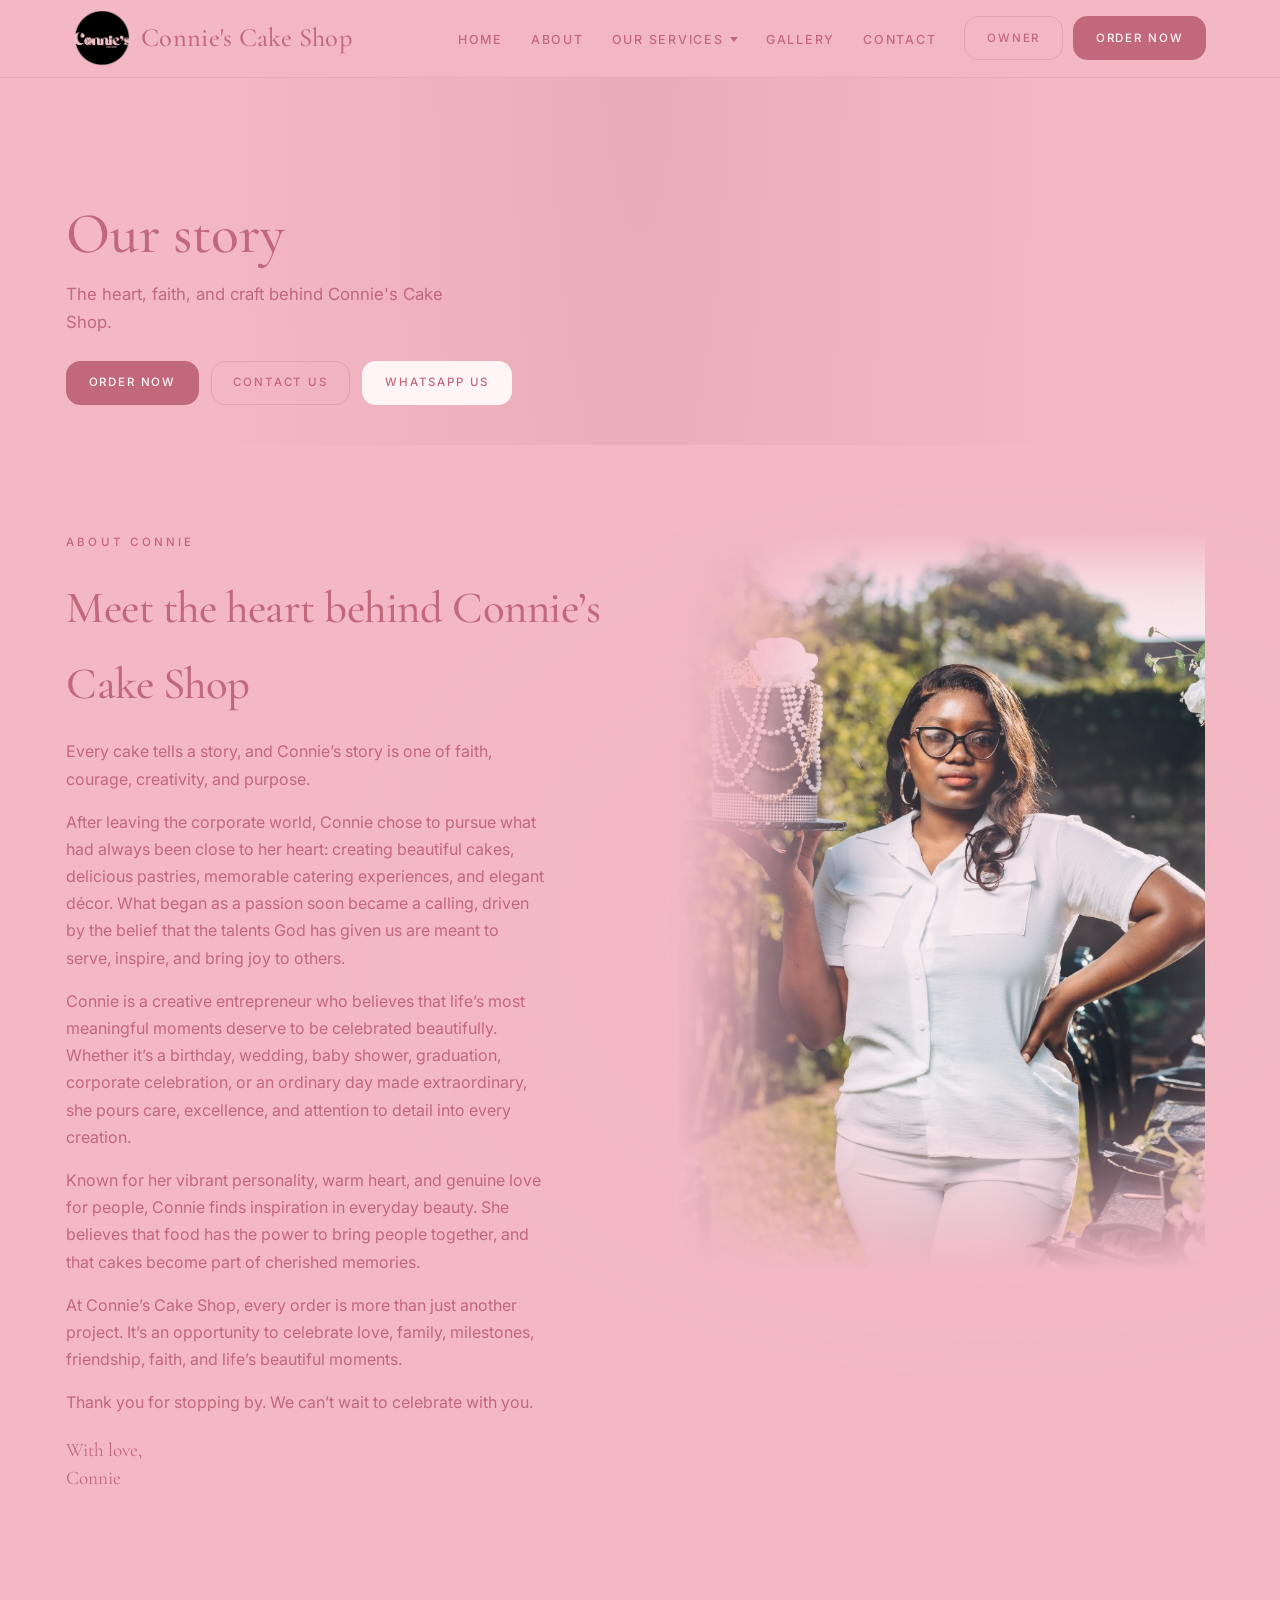
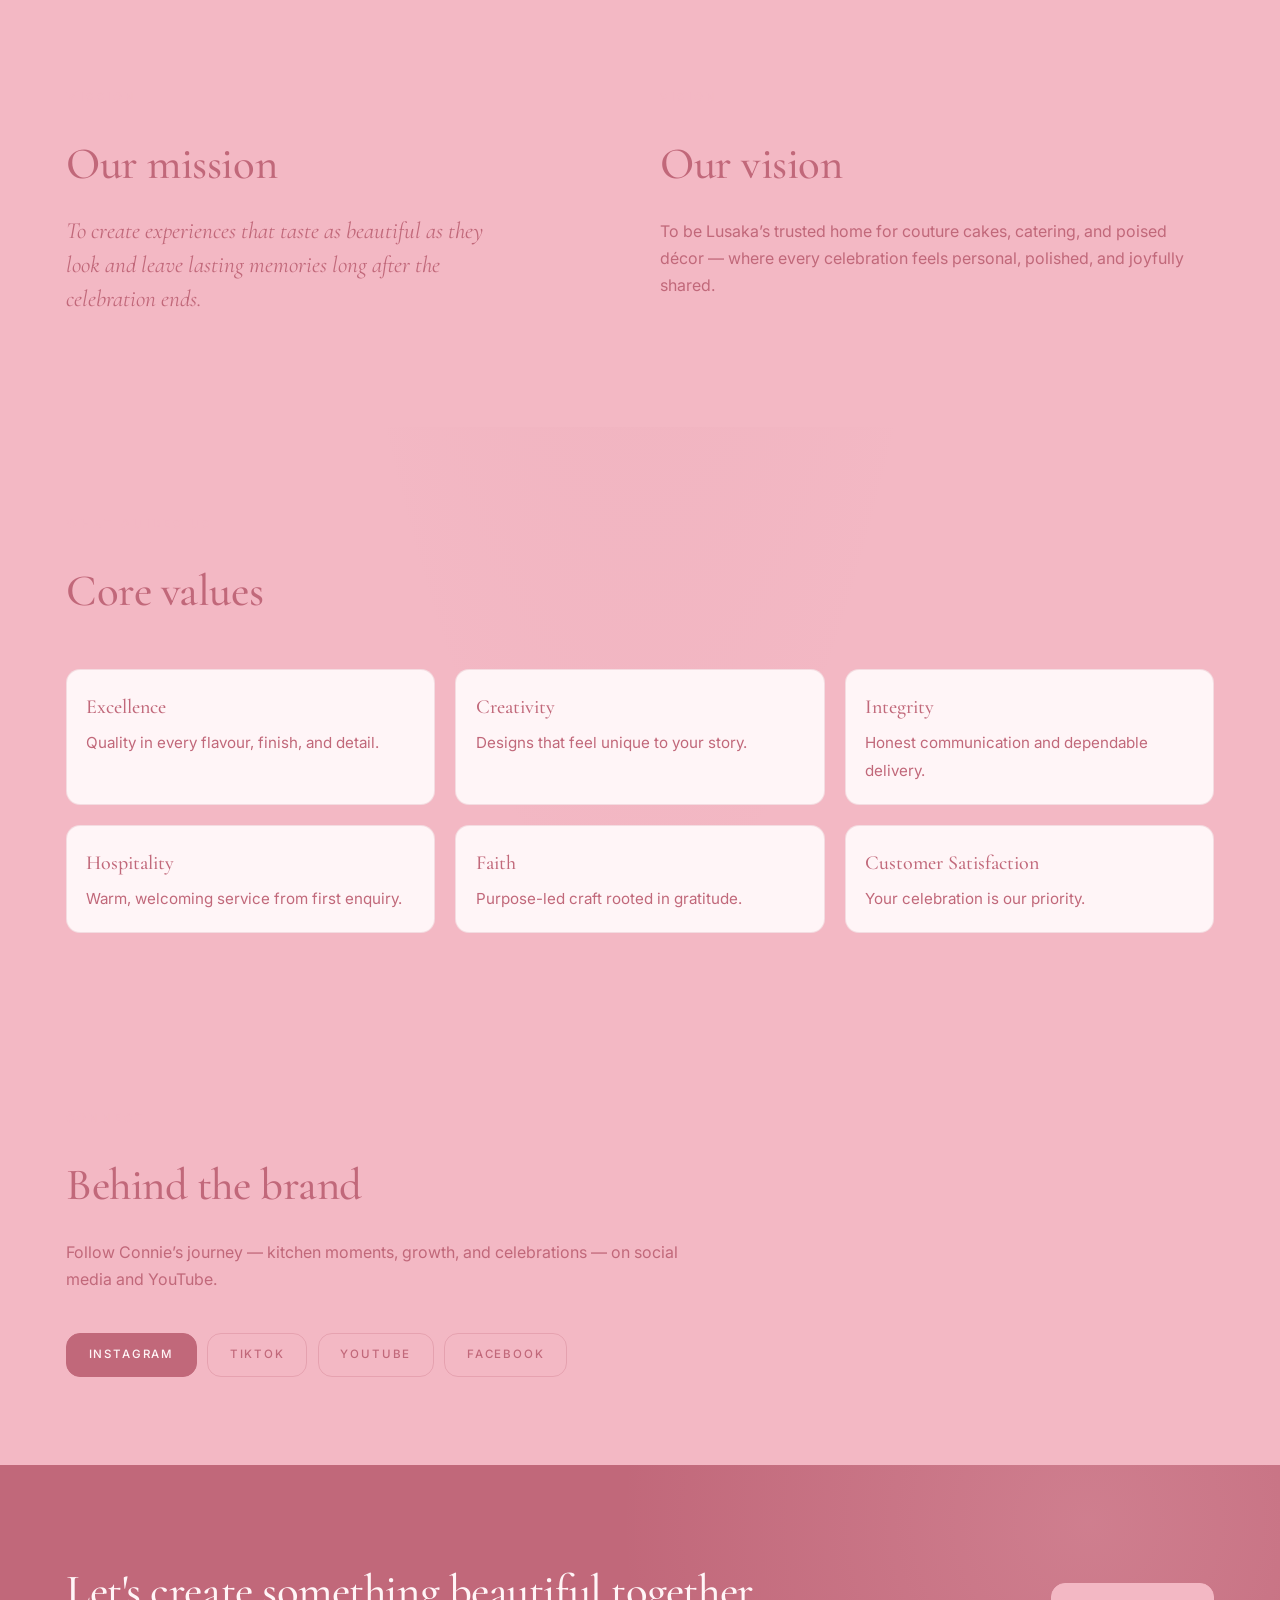
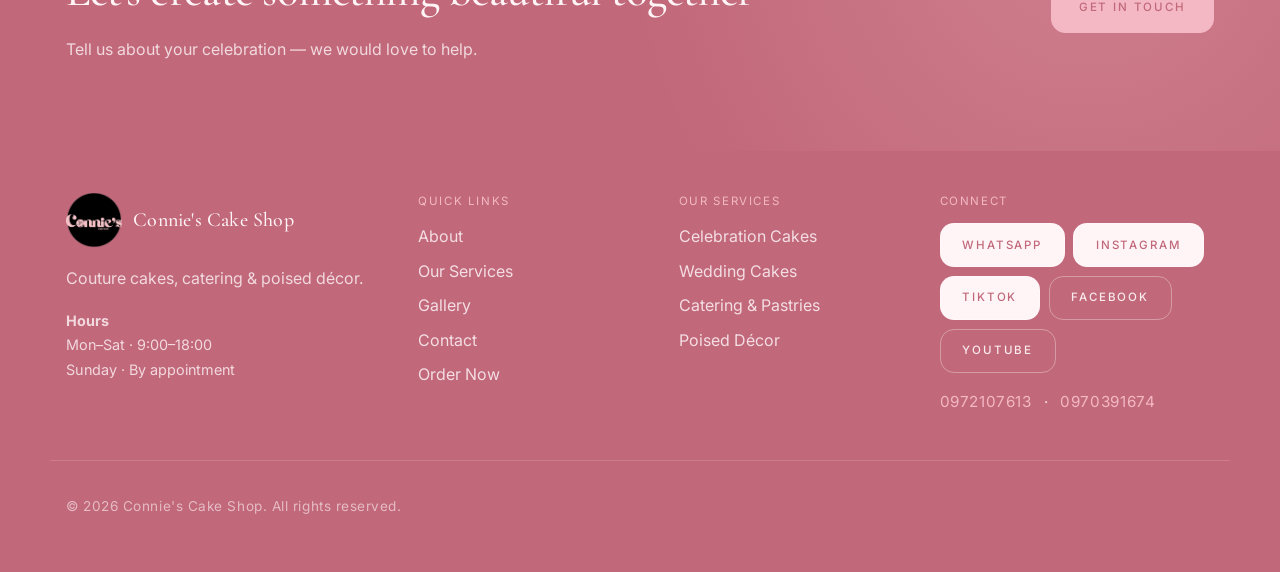
<file: about.html>
<!DOCTYPE html>
<html lang="en">
  <head>
    <meta charset="UTF-8" />
    <meta name="viewport" content="width=device-width, initial-scale=1.0" />
    <title>About — Connie's Cake Shop</title>
    <link rel="preconnect" href="https://fonts.googleapis.com" />
    <link rel="preconnect" href="https://fonts.gstatic.com" crossorigin />
    <link
      href="https://fonts.googleapis.com/css2?family=Cormorant+Garamond:wght@400;500;600;700&family=Inter:wght@400;500;600;700&display=swap"
      rel="stylesheet"
    />
    <link rel="icon" href="favicon.png" type="image/png" sizes="any" />
    <link rel="icon" href="images/logo.png" type="image/png" />
    <link rel="apple-touch-icon" href="images/logo.png" />
    <link rel="stylesheet" href="styles.css" />
  </head>
  <body>
    <header class="site-header">
      <nav class="nav" aria-label="Main">
        <a class="logo" href="index.html"><img src="images/logo.png" alt="" width="112" height="112" /><span class="logo-text">Connie's Cake Shop</span></a>
        <ul class="nav-links">
          <li><a href="index.html">Home</a></li>
          <li><a href="about.html" aria-current="page">About</a></li>
          <li class="nav-dropdown">
            <button type="button" class="nav-dropdown-toggle" aria-expanded="false" aria-haspopup="true">
              Our Services
              <span class="nav-dropdown-caret" aria-hidden="true"></span>
            </button>
            <ul class="nav-dropdown-menu" hidden>
              <li><a href="services.html">All Services</a></li>
              <li><a href="celebration-cakes.html">Celebration Cakes</a></li>
              <li><a href="wedding-cakes.html">Wedding Cakes</a></li>
              <li><a href="catering.html">Catering &amp; Pastries</a></li>
              <li><a href="poised-decor.html">Poised Décor</a></li>
            </ul>
          </li>
          <li><a href="gallery.html">Gallery</a></li>
          <li><a href="contact.html">Contact</a></li>
        </ul>
        <div class="nav-actions">
          <a class="btn btn-ghost" href="owner.html">Owner</a>
          <a class="btn btn-primary" href="order.html">Order Now</a>
        </div>
        <button class="nav-toggle" type="button" aria-expanded="false" aria-label="Open menu">
          <span></span><span></span><span></span>
        </button>
      </nav>
    </header>

    <main>

      <section class="page-hero">
        <div class="container">
          <p class="eyebrow">About</p>
          <h1>Our story</h1>
          <p class="page-lede">The heart, faith, and craft behind Connie's Cake Shop.</p>
          <div class="page-hero-actions">
            <a class="btn btn-primary" href="order.html">Order Now</a>
            <a class="btn btn-ghost" href="contact.html">Contact Us</a>
            <a class="btn btn-whatsapp" href="https://wa.me/260970391674" target="_blank" rel="noopener noreferrer">WhatsApp Us</a>
          </div>
        </div>
      </section>

      <section class="section about-who">
        <div class="container about-who-grid">
          <div class="about-who-copy">
            <p class="eyebrow">About Connie</p>
            <h2>Meet the heart behind Connie’s Cake Shop</h2>
            <p>Every cake tells a story, and Connie’s story is one of faith, courage, creativity, and purpose.</p>
            <p>After leaving the corporate world, Connie chose to pursue what had always been close to her heart: creating beautiful cakes, delicious pastries, memorable catering experiences, and elegant décor. What began as a passion soon became a calling, driven by the belief that the talents God has given us are meant to serve, inspire, and bring joy to others.</p>
            <p>Connie is a creative entrepreneur who believes that life’s most meaningful moments deserve to be celebrated beautifully. Whether it’s a birthday, wedding, baby shower, graduation, corporate celebration, or an ordinary day made extraordinary, she pours care, excellence, and attention to detail into every creation.</p>
            <p>Known for her vibrant personality, warm heart, and genuine love for people, Connie finds inspiration in everyday beauty. She believes that food has the power to bring people together, and that cakes become part of cherished memories.</p>
            <p>At Connie’s Cake Shop, every order is more than just another project. It’s an opportunity to celebrate love, family, milestones, friendship, faith, and life’s beautiful moments.</p>
            <p>Thank you for stopping by. We can’t wait to celebrate with you.</p>
            <p class="about-signoff">With love,<br />Connie</p>
          </div>
          <div class="about-who-photo" style="background-image:url('images/connie-about.png')" role="img" aria-label="Connie holding a celebration cake"></div>
        </div>
      </section>

      <section class="section section-alt">
        <div class="container values-grid">
          <div>
            <p class="eyebrow">Mission</p>
            <h2>Our mission</h2>
            <p class="about-mission">To create experiences that taste as beautiful as they look and leave lasting memories long after the celebration ends.</p>
          </div>
          <div>
            <p class="eyebrow">Vision</p>
            <h2>Our vision</h2>
            <p>To be Lusaka’s trusted home for couture cakes, catering, and poised décor — where every celebration feels personal, polished, and joyfully shared.</p>
          </div>
        </div>
      </section>

      <section class="section">
        <div class="container">
          <div class="section-header">
            <p class="eyebrow">What guides us</p>
            <h2>Core values</h2>
          </div>
          <ul class="why-grid values-list">
            <li><strong>Excellence</strong><span>Quality in every flavour, finish, and detail.</span></li>
            <li><strong>Creativity</strong><span>Designs that feel unique to your story.</span></li>
            <li><strong>Integrity</strong><span>Honest communication and dependable delivery.</span></li>
            <li><strong>Hospitality</strong><span>Warm, welcoming service from first enquiry.</span></li>
            <li><strong>Faith</strong><span>Purpose-led craft rooted in gratitude.</span></li>
            <li><strong>Customer Satisfaction</strong><span>Your celebration is our priority.</span></li>
          </ul>
        </div>
      </section>

      <section class="section section-alt">
        <div class="container">
          <div class="section-header">
            <p class="eyebrow">Connect</p>
            <h2>Behind the brand</h2>
            <p>Follow Connie’s journey — kitchen moments, growth, and celebrations — on social media and YouTube.</p>
          </div>
          <div class="social-row">
            <a class="btn btn-primary" href="https://www.instagram.com/connies_cakeshop?igsh=MXNkOHZtdmk0Ynd3bA==" target="_blank" rel="noopener noreferrer">Instagram</a>
            <a class="btn btn-ghost" href="https://www.tiktok.com/@connies_cakeshop?_r=1&_t=ZS-98Bi15iwoNg" target="_blank" rel="noopener noreferrer">TikTok</a>
            <a class="btn btn-ghost" href="https://www.youtube.com/" target="_blank" rel="noopener noreferrer">YouTube</a>
            <a class="btn btn-ghost" href="https://www.facebook.com/" target="_blank" rel="noopener noreferrer">Facebook</a>
          </div>
        </div>
      </section>

      <section class="section cta-band">
        <div class="container cta-inner">
          <div>
            <h2>Let's create something beautiful together</h2>
            <p>Tell us about your celebration — we would love to help.</p>
          </div>
          <a class="btn btn-primary btn-lg" href="contact.html">Get in touch</a>
        </div>
      </section>

    </main>

    <footer class="site-footer">
      <div class="container footer-grid">
        <div class="footer-brand">
          <a class="logo footer-logo" href="index.html"><img src="images/logo.png" alt="" width="80" height="80" /><span class="logo-text">Connie's Cake Shop</span></a>
          <p>Couture cakes, catering &amp; poised décor.</p>
          <p class="footer-hours"><strong>Hours</strong><br />Mon–Sat · 9:00–18:00<br />Sunday · By appointment</p>
        </div>
        <div>
          <p class="footer-heading">Quick links</p>
          <ul class="footer-links">
            <li><a href="about.html">About</a></li>
            <li><a href="services.html">Our Services</a></li>
            <li><a href="gallery.html">Gallery</a></li>
            <li><a href="contact.html">Contact</a></li>
            <li><a href="order.html">Order Now</a></li>
          </ul>
        </div>
        <div>
          <p class="footer-heading">Our Services</p>
          <ul class="footer-links">
            <li><a href="celebration-cakes.html">Celebration Cakes</a></li>
            <li><a href="wedding-cakes.html">Wedding Cakes</a></li>
            <li><a href="catering.html">Catering &amp; Pastries</a></li>
            <li><a href="poised-decor.html">Poised Décor</a></li>
          </ul>
        </div>
        <div>
          <p class="footer-heading">Connect</p>
          <div class="footer-socials">
            <a class="btn btn-whatsapp" href="https://wa.me/260970391674" target="_blank" rel="noopener noreferrer">WhatsApp</a>
            <a class="btn btn-instagram" href="https://www.instagram.com/connies_cakeshop?igsh=MXNkOHZtdmk0Ynd3bA==" target="_blank" rel="noopener noreferrer">Instagram</a>
            <a class="btn btn-tiktok" href="https://www.tiktok.com/@connies_cakeshop?_r=1&_t=ZS-98Bi15iwoNg" target="_blank" rel="noopener noreferrer">TikTok</a>
            <a class="btn btn-ghost btn-social-light" href="https://www.facebook.com/" target="_blank" rel="noopener noreferrer">Facebook</a>
            <a class="btn btn-ghost btn-social-light" href="https://www.youtube.com/" target="_blank" rel="noopener noreferrer">YouTube</a>
          </div>
          <p class="footer-phones">
            <a href="tel:0972107613">0972107613</a>
            <span aria-hidden="true">·</span>
            <a href="tel:0970391674">0970391674</a>
          </p>
        </div>
      </div>
      <div class="container footer-copy">
        <p class="muted">© <span data-year></span> Connie's Cake Shop. All rights reserved.</p>
      </div>
    </footer>

    <script src="script.js"></script>
  </body>
</html>
</file>
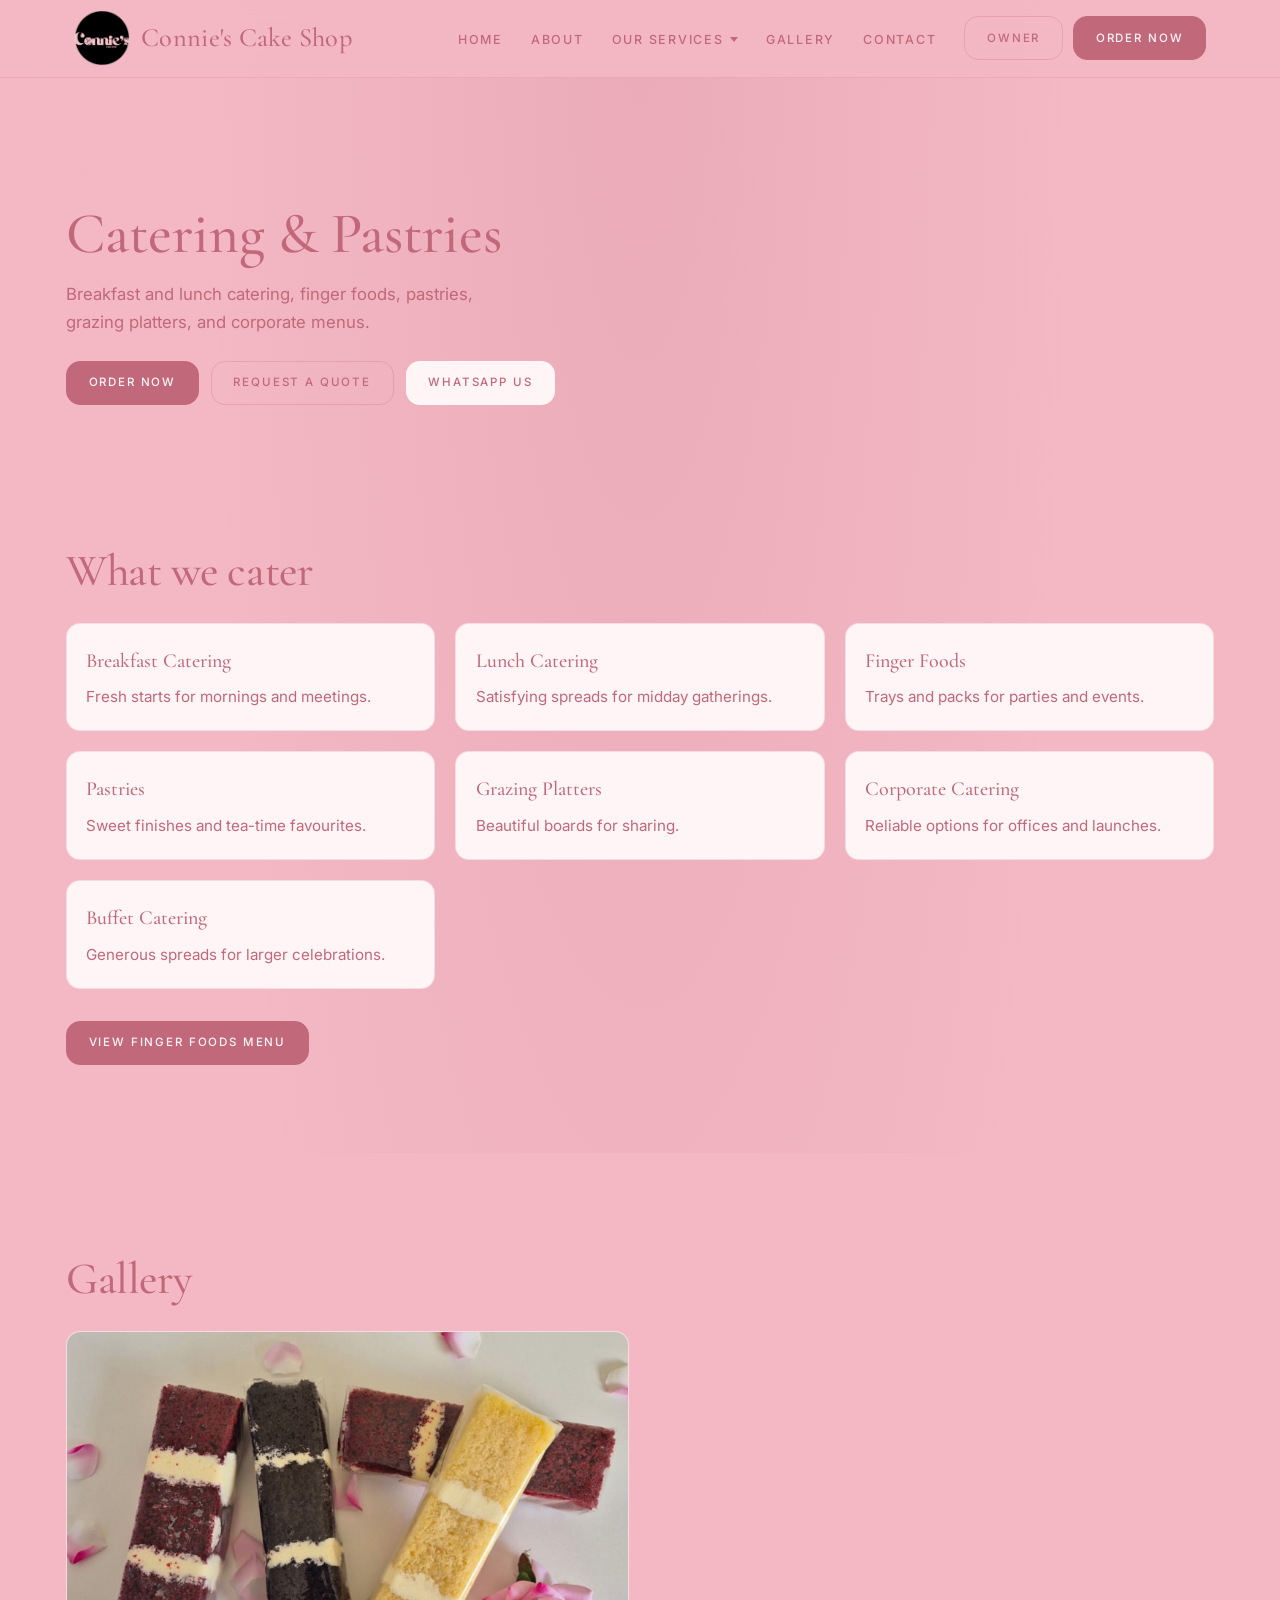
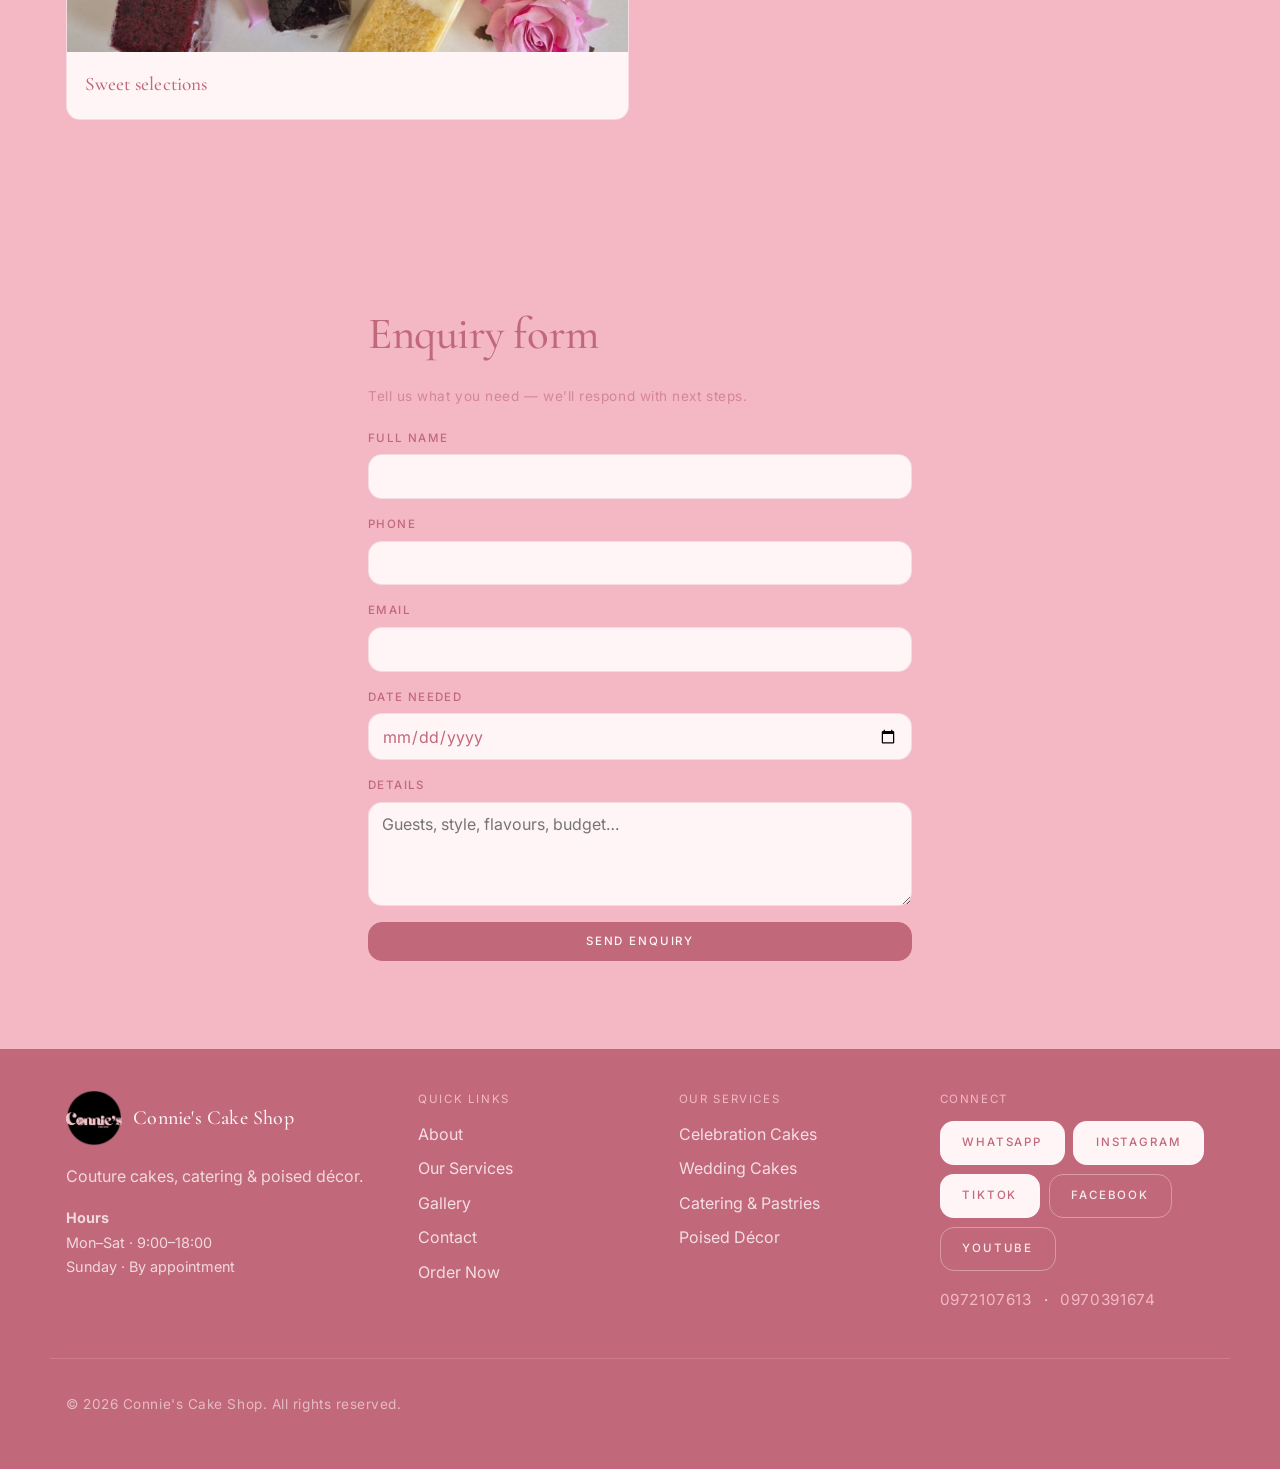
<file: catering.html>
<!DOCTYPE html>
<html lang="en">
  <head>
    <meta charset="UTF-8" />
    <meta name="viewport" content="width=device-width, initial-scale=1.0" />
    <title>Catering &amp; Pastries — Connie's Cake Shop</title>
    <link rel="preconnect" href="https://fonts.googleapis.com" />
    <link rel="preconnect" href="https://fonts.gstatic.com" crossorigin />
    <link
      href="https://fonts.googleapis.com/css2?family=Cormorant+Garamond:wght@400;500;600;700&family=Inter:wght@400;500;600;700&display=swap"
      rel="stylesheet"
    />
    <link rel="icon" href="favicon.png" type="image/png" sizes="any" />
    <link rel="icon" href="images/logo.png" type="image/png" />
    <link rel="apple-touch-icon" href="images/logo.png" />
    <link rel="stylesheet" href="styles.css" />
  </head>
  <body>
    <header class="site-header">
      <nav class="nav" aria-label="Main">
        <a class="logo" href="index.html"><img src="images/logo.png" alt="" width="112" height="112" /><span class="logo-text">Connie's Cake Shop</span></a>
        <ul class="nav-links">
          <li><a href="index.html">Home</a></li>
          <li><a href="about.html">About</a></li>
          <li class="nav-dropdown">
            <button type="button" class="nav-dropdown-toggle" aria-expanded="false" aria-haspopup="true">
              Our Services
              <span class="nav-dropdown-caret" aria-hidden="true"></span>
            </button>
            <ul class="nav-dropdown-menu" hidden>
              <li><a href="services.html">All Services</a></li>
              <li><a href="celebration-cakes.html">Celebration Cakes</a></li>
              <li><a href="wedding-cakes.html">Wedding Cakes</a></li>
              <li><a href="catering.html">Catering &amp; Pastries</a></li>
              <li><a href="poised-decor.html">Poised Décor</a></li>
            </ul>
          </li>
          <li><a href="gallery.html">Gallery</a></li>
          <li><a href="contact.html">Contact</a></li>
        </ul>
        <div class="nav-actions">
          <a class="btn btn-ghost" href="owner.html">Owner</a>
          <a class="btn btn-primary" href="order.html">Order Now</a>
        </div>
        <button class="nav-toggle" type="button" aria-expanded="false" aria-label="Open menu">
          <span></span><span></span><span></span>
        </button>
      </nav>
    </header>

    <main>

      <section class="page-hero">
        <div class="container">
          <p class="eyebrow">Our Services</p>
          <h1>Catering &amp; Pastries</h1>
          <p class="page-lede">Breakfast and lunch catering, finger foods, pastries, grazing platters, and corporate menus.</p>
          <div class="page-hero-actions">
            <a class="btn btn-primary" href="order.html">Order Now</a>
            <a class="btn btn-ghost" href="#enquiry">Request a Quote</a>
            <a class="btn btn-whatsapp" href="https://wa.me/260970391674" target="_blank" rel="noopener noreferrer">WhatsApp Us</a>
          </div>
        </div>
      </section>
      
      <section class="section"><div class="container"><h2>What we cater</h2>
        <ul class="why-grid">
          <li><strong>Breakfast Catering</strong><span>Fresh starts for mornings and meetings.</span></li>
          <li><strong>Lunch Catering</strong><span>Satisfying spreads for midday gatherings.</span></li>
          <li><strong>Finger Foods</strong><span>Trays and packs for parties and events.</span></li>
          <li><strong>Pastries</strong><span>Sweet finishes and tea-time favourites.</span></li>
          <li><strong>Grazing Platters</strong><span>Beautiful boards for sharing.</span></li>
          <li><strong>Corporate Catering</strong><span>Reliable options for offices and launches.</span></li>
          <li><strong>Buffet Catering</strong><span>Generous spreads for larger celebrations.</span></li>
        </ul>
        <div class="section-actions"><a class="btn btn-primary" href="finger-foods.html">View finger foods menu</a></div>
      </div></section>
      <section class="section section-alt"><div class="container"><h2>Gallery</h2><div class="gallery-grid gallery-static">
        <figure class="gallery-item"><img src="images/cake-slices.png" alt="Catering display" /><figcaption>Sweet selections</figcaption></figure>
      </div></div></section>

      <section class="section section-alt" id="enquiry">
        <div class="container narrow-form">
          <h2>Enquiry form</h2>
          <p class="muted">Tell us what you need — we’ll respond with next steps.</p>
          <form class="enquiry-form" data-enquiry-form data-enquiry-type="Catering enquiry" action="#" method="post">
            <label>Full name<input type="text" name="name" required /></label>
            <label>Phone<input type="tel" name="phone" required /></label>
            <label>Email<input type="email" name="email" /></label>
            <label>Date needed<input type="date" name="eventDate" /></label>
            <label>Details<textarea name="message" rows="4" required placeholder="Guests, style, flavours, budget…"></textarea></label>
            <button type="submit" class="btn btn-primary">Send enquiry</button>
            <p class="owner-hint muted" data-enquiry-status hidden></p>
          </form>
        </div>
      </section>

    </main>

    <footer class="site-footer">
      <div class="container footer-grid">
        <div class="footer-brand">
          <a class="logo footer-logo" href="index.html"><img src="images/logo.png" alt="" width="80" height="80" /><span class="logo-text">Connie's Cake Shop</span></a>
          <p>Couture cakes, catering &amp; poised décor.</p>
          <p class="footer-hours"><strong>Hours</strong><br />Mon–Sat · 9:00–18:00<br />Sunday · By appointment</p>
        </div>
        <div>
          <p class="footer-heading">Quick links</p>
          <ul class="footer-links">
            <li><a href="about.html">About</a></li>
            <li><a href="services.html">Our Services</a></li>
            <li><a href="gallery.html">Gallery</a></li>
            <li><a href="contact.html">Contact</a></li>
            <li><a href="order.html">Order Now</a></li>
          </ul>
        </div>
        <div>
          <p class="footer-heading">Our Services</p>
          <ul class="footer-links">
            <li><a href="celebration-cakes.html">Celebration Cakes</a></li>
            <li><a href="wedding-cakes.html">Wedding Cakes</a></li>
            <li><a href="catering.html">Catering &amp; Pastries</a></li>
            <li><a href="poised-decor.html">Poised Décor</a></li>
          </ul>
        </div>
        <div>
          <p class="footer-heading">Connect</p>
          <div class="footer-socials">
            <a class="btn btn-whatsapp" href="https://wa.me/260970391674" target="_blank" rel="noopener noreferrer">WhatsApp</a>
            <a class="btn btn-instagram" href="https://www.instagram.com/connies_cakeshop?igsh=MXNkOHZtdmk0Ynd3bA==" target="_blank" rel="noopener noreferrer">Instagram</a>
            <a class="btn btn-tiktok" href="https://www.tiktok.com/@connies_cakeshop?_r=1&_t=ZS-98Bi15iwoNg" target="_blank" rel="noopener noreferrer">TikTok</a>
            <a class="btn btn-ghost btn-social-light" href="https://www.facebook.com/" target="_blank" rel="noopener noreferrer">Facebook</a>
            <a class="btn btn-ghost btn-social-light" href="https://www.youtube.com/" target="_blank" rel="noopener noreferrer">YouTube</a>
          </div>
          <p class="footer-phones">
            <a href="tel:0972107613">0972107613</a>
            <span aria-hidden="true">·</span>
            <a href="tel:0970391674">0970391674</a>
          </p>
        </div>
      </div>
      <div class="container footer-copy">
        <p class="muted">© <span data-year></span> Connie's Cake Shop. All rights reserved.</p>
      </div>
    </footer>

    <script src="email-config.js"></script>
    <script src="enquiry.js"></script>
    <script src="script.js"></script>
  </body>
</html>
</file>
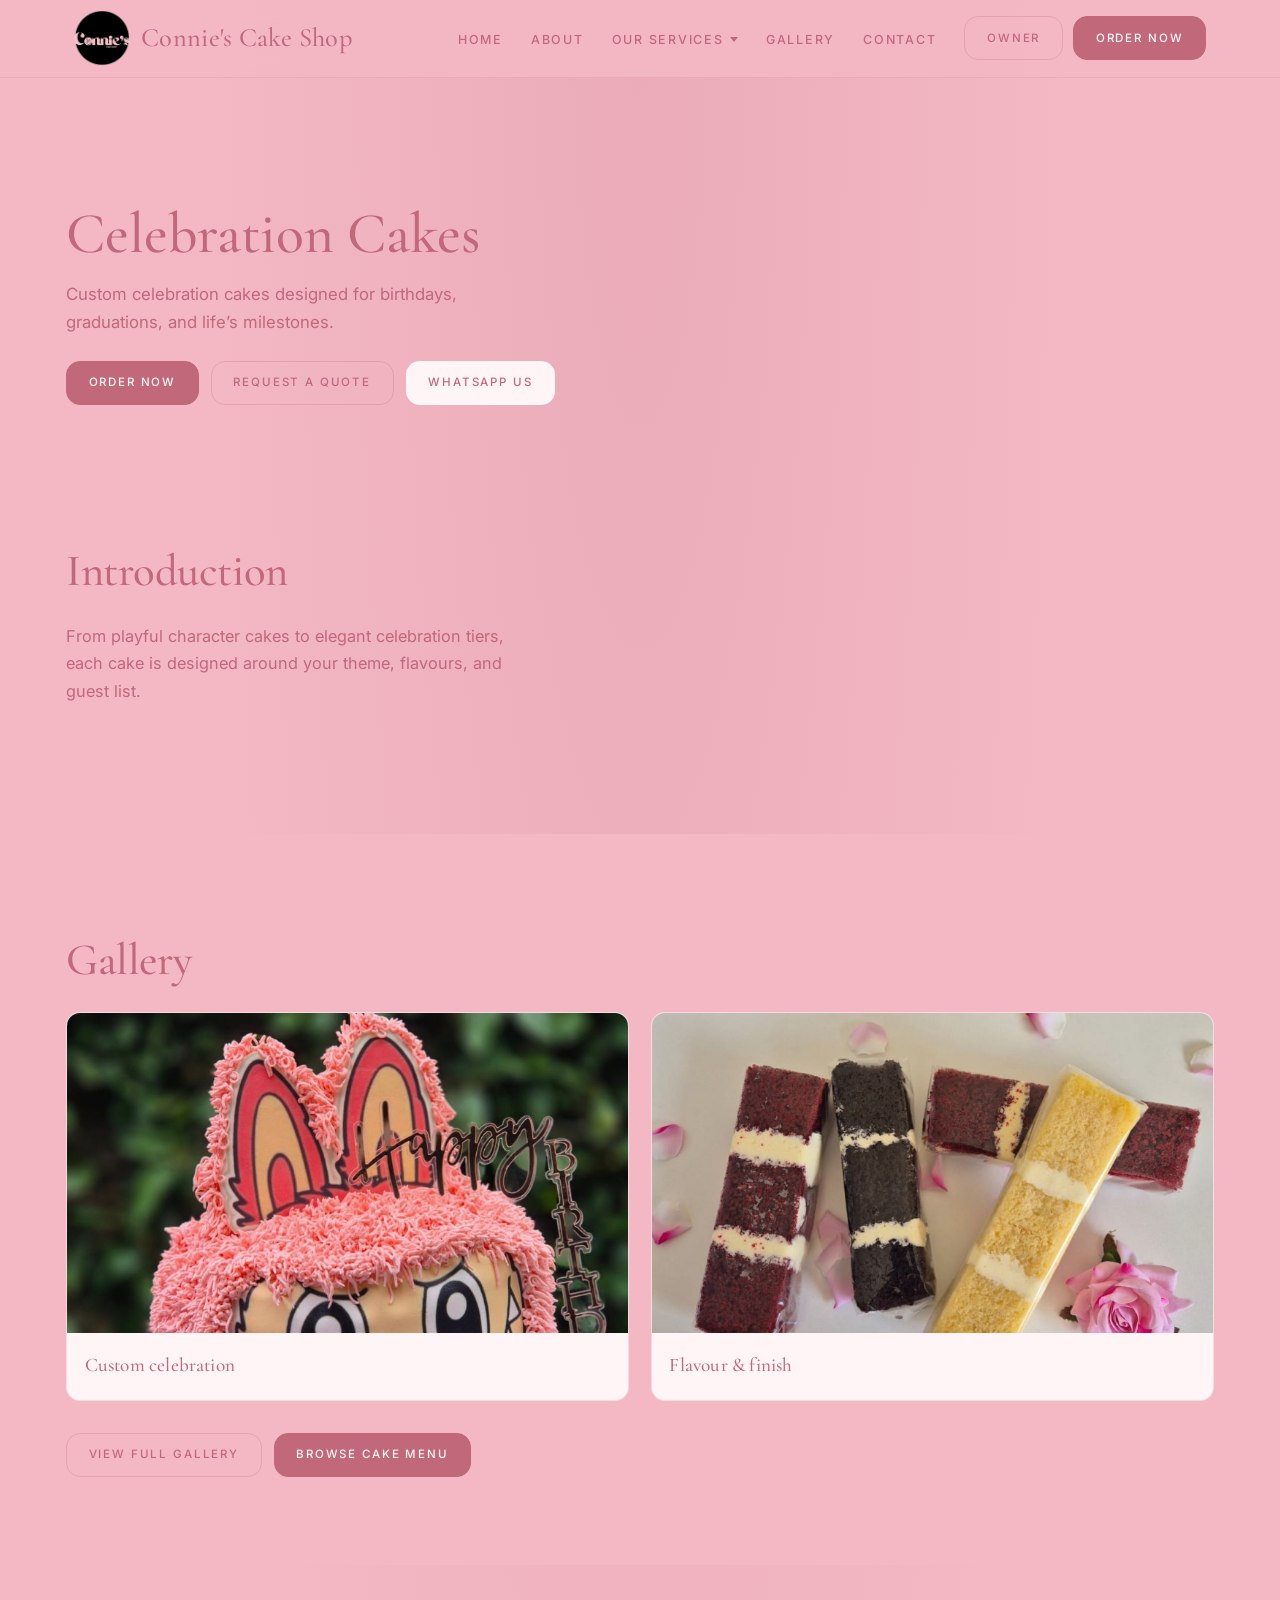
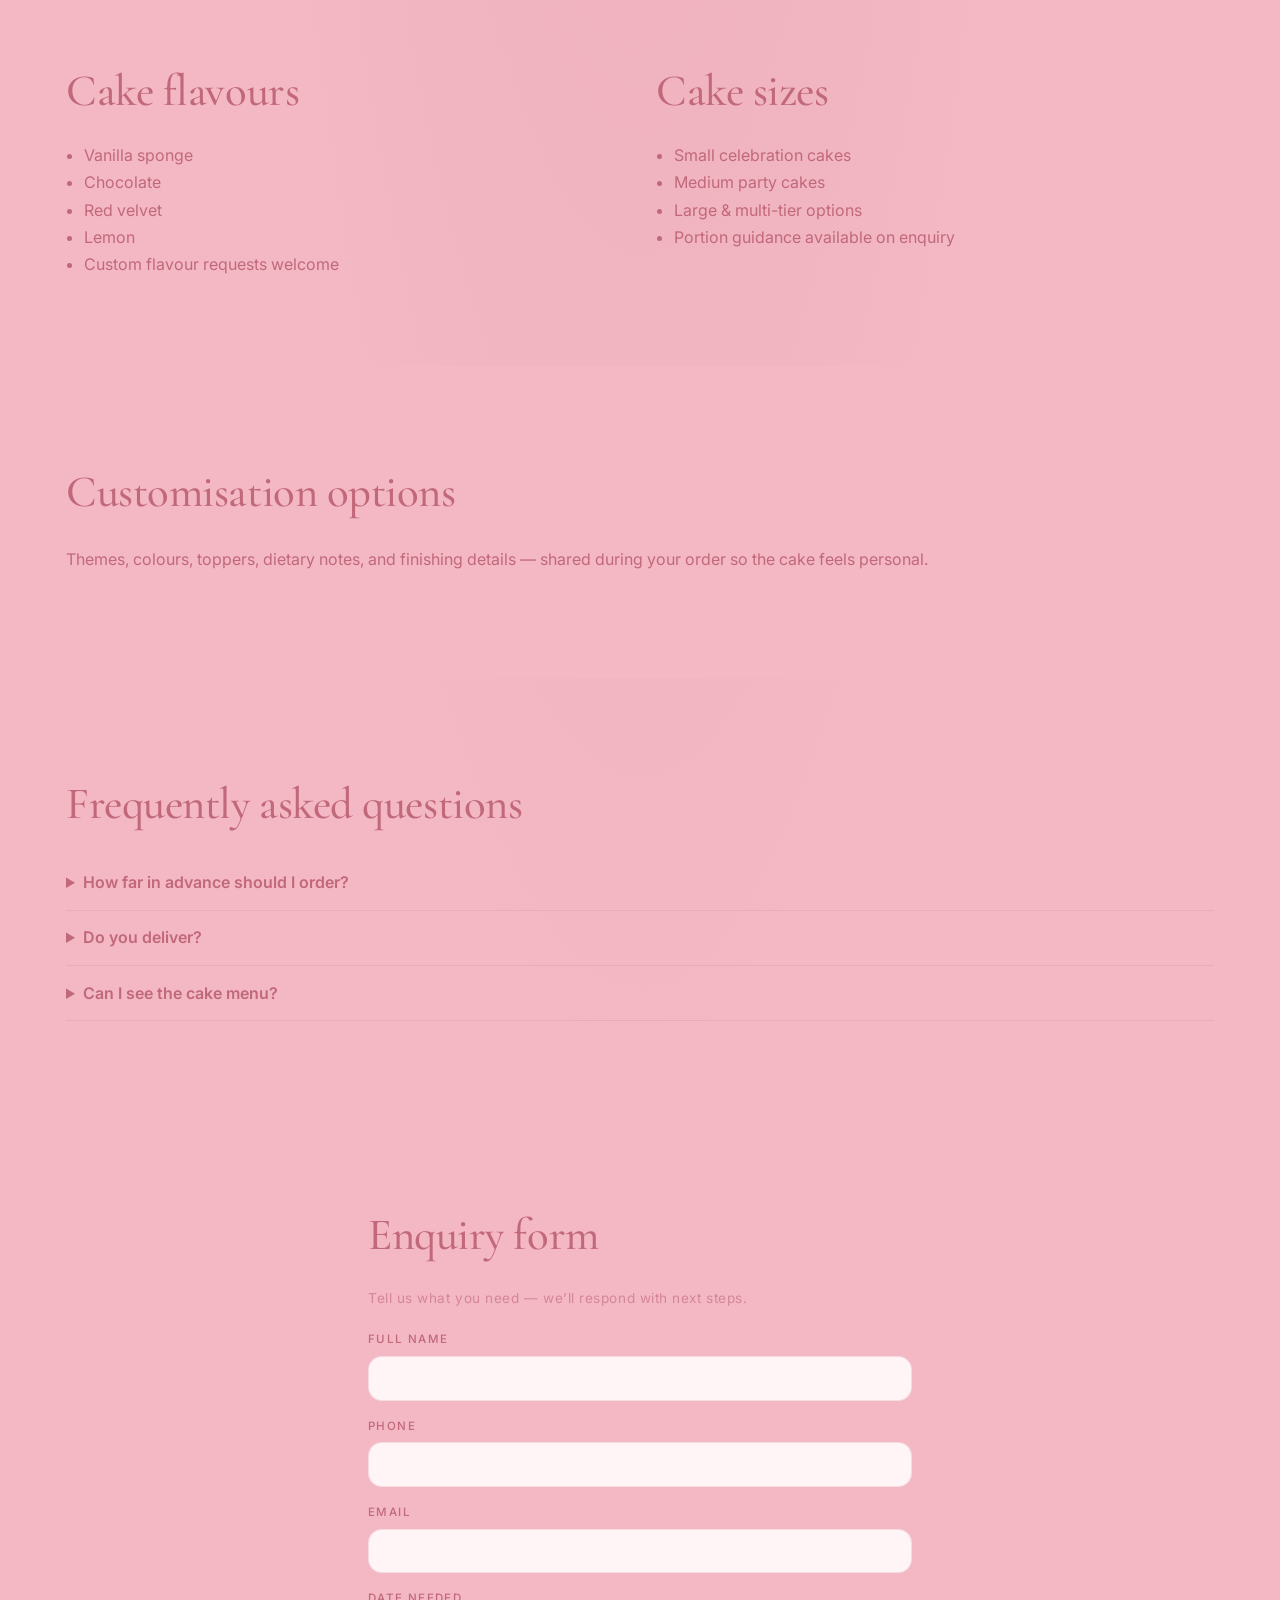
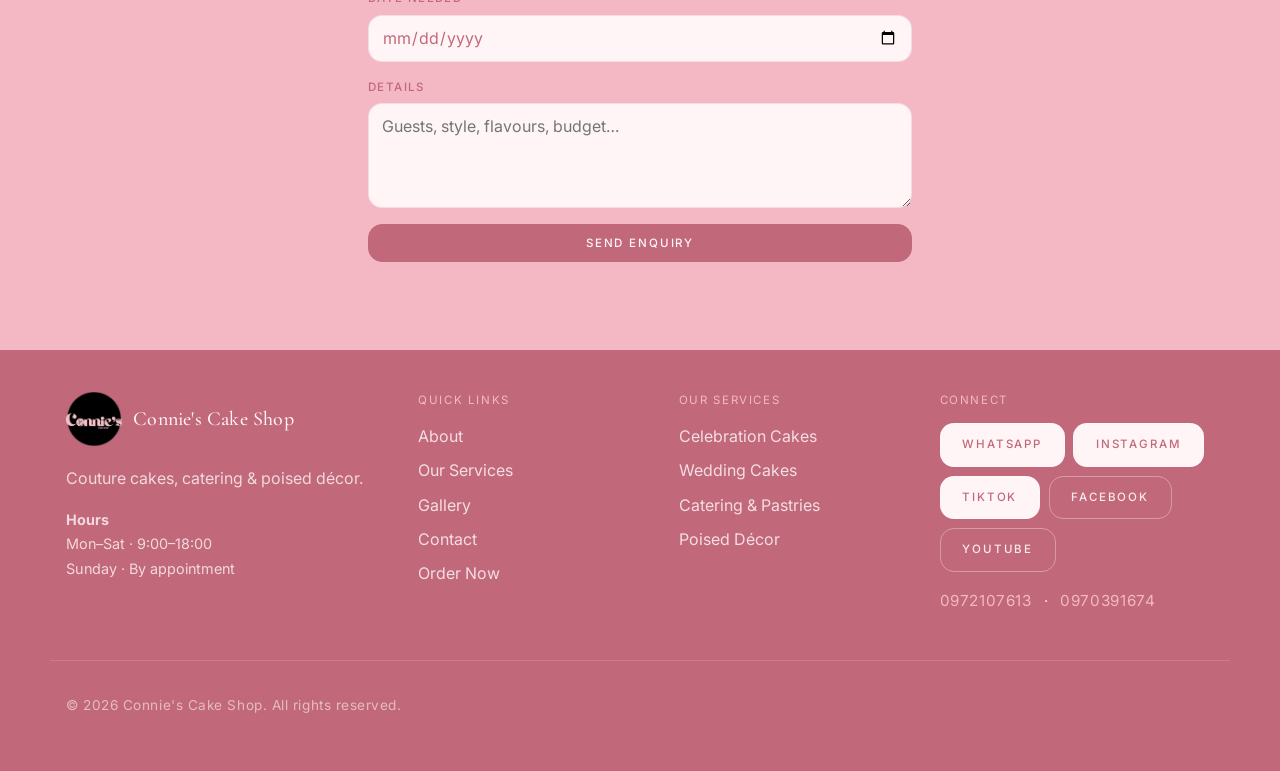
<file: celebration-cakes.html>
<!DOCTYPE html>
<html lang="en">
  <head>
    <meta charset="UTF-8" />
    <meta name="viewport" content="width=device-width, initial-scale=1.0" />
    <title>Celebration Cakes — Connie's Cake Shop</title>
    <link rel="preconnect" href="https://fonts.googleapis.com" />
    <link rel="preconnect" href="https://fonts.gstatic.com" crossorigin />
    <link
      href="https://fonts.googleapis.com/css2?family=Cormorant+Garamond:wght@400;500;600;700&family=Inter:wght@400;500;600;700&display=swap"
      rel="stylesheet"
    />
    <link rel="icon" href="favicon.png" type="image/png" sizes="any" />
    <link rel="icon" href="images/logo.png" type="image/png" />
    <link rel="apple-touch-icon" href="images/logo.png" />
    <link rel="stylesheet" href="styles.css" />
  </head>
  <body>
    <header class="site-header">
      <nav class="nav" aria-label="Main">
        <a class="logo" href="index.html"><img src="images/logo.png" alt="" width="112" height="112" /><span class="logo-text">Connie's Cake Shop</span></a>
        <ul class="nav-links">
          <li><a href="index.html">Home</a></li>
          <li><a href="about.html">About</a></li>
          <li class="nav-dropdown">
            <button type="button" class="nav-dropdown-toggle" aria-expanded="false" aria-haspopup="true">
              Our Services
              <span class="nav-dropdown-caret" aria-hidden="true"></span>
            </button>
            <ul class="nav-dropdown-menu" hidden>
              <li><a href="services.html">All Services</a></li>
              <li><a href="celebration-cakes.html">Celebration Cakes</a></li>
              <li><a href="wedding-cakes.html">Wedding Cakes</a></li>
              <li><a href="catering.html">Catering &amp; Pastries</a></li>
              <li><a href="poised-decor.html">Poised Décor</a></li>
            </ul>
          </li>
          <li><a href="gallery.html">Gallery</a></li>
          <li><a href="contact.html">Contact</a></li>
        </ul>
        <div class="nav-actions">
          <a class="btn btn-ghost" href="owner.html">Owner</a>
          <a class="btn btn-primary" href="order.html">Order Now</a>
        </div>
        <button class="nav-toggle" type="button" aria-expanded="false" aria-label="Open menu">
          <span></span><span></span><span></span>
        </button>
      </nav>
    </header>

    <main>

      <section class="page-hero">
        <div class="container">
          <p class="eyebrow">Our Services</p>
          <h1>Celebration Cakes</h1>
          <p class="page-lede">Custom celebration cakes designed for birthdays, graduations, and life’s milestones.</p>
          <div class="page-hero-actions">
            <a class="btn btn-primary" href="order.html">Order Now</a>
            <a class="btn btn-ghost" href="#enquiry">Request a Quote</a>
            <a class="btn btn-whatsapp" href="https://wa.me/260970391674" target="_blank" rel="noopener noreferrer">WhatsApp Us</a>
          </div>
        </div>
      </section>
      
      <section class="section"><div class="container"><h2>Introduction</h2><p class="section-intro">From playful character cakes to elegant celebration tiers, each cake is designed around your theme, flavours, and guest list.</p></div></section>
      <section class="section section-alt"><div class="container"><h2>Gallery</h2><div class="gallery-grid gallery-static">
        <figure class="gallery-item"><img src="images/monster-cake.png" alt="Celebration cake" /><figcaption>Custom celebration</figcaption></figure>
        <figure class="gallery-item"><img src="images/cake-slices.png" alt="Cake slices" /><figcaption>Flavour &amp; finish</figcaption></figure>
      </div><div class="section-actions"><a class="btn btn-ghost" href="gallery.html">View full gallery</a> <a class="btn btn-primary" href="cakes.html">Browse cake menu</a></div></div></section>
      <section class="section"><div class="container two-col-info">
        <div><h2>Cake flavours</h2><ul class="info-list"><li>Vanilla sponge</li><li>Chocolate</li><li>Red velvet</li><li>Lemon</li><li>Custom flavour requests welcome</li></ul></div>
        <div><h2>Cake sizes</h2><ul class="info-list"><li>Small celebration cakes</li><li>Medium party cakes</li><li>Large &amp; multi-tier options</li><li>Portion guidance available on enquiry</li></ul></div>
      </div></div></section>
      <section class="section section-alt"><div class="container"><h2>Customisation options</h2><p>Themes, colours, toppers, dietary notes, and finishing details — shared during your order so the cake feels personal.</p></div></section>
      <section class="section"><div class="container"><h2>Frequently asked questions</h2><div class="faq-list">
        <details><summary>How far in advance should I order?</summary><p>We recommend ordering as early as possible, especially for weekends and custom designs.</p></details>
        <details><summary>Do you deliver?</summary><p>Delivery options can be arranged — share your location when you enquire.</p></details>
        <details><summary>Can I see the cake menu?</summary><p>Yes — browse available cakes and place an order from our cake menu.</p></details>
      </div></div></section>

      <section class="section section-alt" id="enquiry">
        <div class="container narrow-form">
          <h2>Enquiry form</h2>
          <p class="muted">Tell us what you need — we’ll respond with next steps.</p>
          <form class="enquiry-form" data-enquiry-form data-enquiry-type="Celebration cake enquiry" action="#" method="post">
            <label>Full name<input type="text" name="name" required /></label>
            <label>Phone<input type="tel" name="phone" required /></label>
            <label>Email<input type="email" name="email" /></label>
            <label>Date needed<input type="date" name="eventDate" /></label>
            <label>Details<textarea name="message" rows="4" required placeholder="Guests, style, flavours, budget…"></textarea></label>
            <button type="submit" class="btn btn-primary">Send enquiry</button>
            <p class="owner-hint muted" data-enquiry-status hidden></p>
          </form>
        </div>
      </section>

    </main>

    <footer class="site-footer">
      <div class="container footer-grid">
        <div class="footer-brand">
          <a class="logo footer-logo" href="index.html"><img src="images/logo.png" alt="" width="80" height="80" /><span class="logo-text">Connie's Cake Shop</span></a>
          <p>Couture cakes, catering &amp; poised décor.</p>
          <p class="footer-hours"><strong>Hours</strong><br />Mon–Sat · 9:00–18:00<br />Sunday · By appointment</p>
        </div>
        <div>
          <p class="footer-heading">Quick links</p>
          <ul class="footer-links">
            <li><a href="about.html">About</a></li>
            <li><a href="services.html">Our Services</a></li>
            <li><a href="gallery.html">Gallery</a></li>
            <li><a href="contact.html">Contact</a></li>
            <li><a href="order.html">Order Now</a></li>
          </ul>
        </div>
        <div>
          <p class="footer-heading">Our Services</p>
          <ul class="footer-links">
            <li><a href="celebration-cakes.html">Celebration Cakes</a></li>
            <li><a href="wedding-cakes.html">Wedding Cakes</a></li>
            <li><a href="catering.html">Catering &amp; Pastries</a></li>
            <li><a href="poised-decor.html">Poised Décor</a></li>
          </ul>
        </div>
        <div>
          <p class="footer-heading">Connect</p>
          <div class="footer-socials">
            <a class="btn btn-whatsapp" href="https://wa.me/260970391674" target="_blank" rel="noopener noreferrer">WhatsApp</a>
            <a class="btn btn-instagram" href="https://www.instagram.com/connies_cakeshop?igsh=MXNkOHZtdmk0Ynd3bA==" target="_blank" rel="noopener noreferrer">Instagram</a>
            <a class="btn btn-tiktok" href="https://www.tiktok.com/@connies_cakeshop?_r=1&_t=ZS-98Bi15iwoNg" target="_blank" rel="noopener noreferrer">TikTok</a>
            <a class="btn btn-ghost btn-social-light" href="https://www.facebook.com/" target="_blank" rel="noopener noreferrer">Facebook</a>
            <a class="btn btn-ghost btn-social-light" href="https://www.youtube.com/" target="_blank" rel="noopener noreferrer">YouTube</a>
          </div>
          <p class="footer-phones">
            <a href="tel:0972107613">0972107613</a>
            <span aria-hidden="true">·</span>
            <a href="tel:0970391674">0970391674</a>
          </p>
        </div>
      </div>
      <div class="container footer-copy">
        <p class="muted">© <span data-year></span> Connie's Cake Shop. All rights reserved.</p>
      </div>
    </footer>

    <script src="email-config.js"></script>
    <script src="enquiry.js"></script>
    <script src="script.js"></script>
  </body>
</html>
</file>
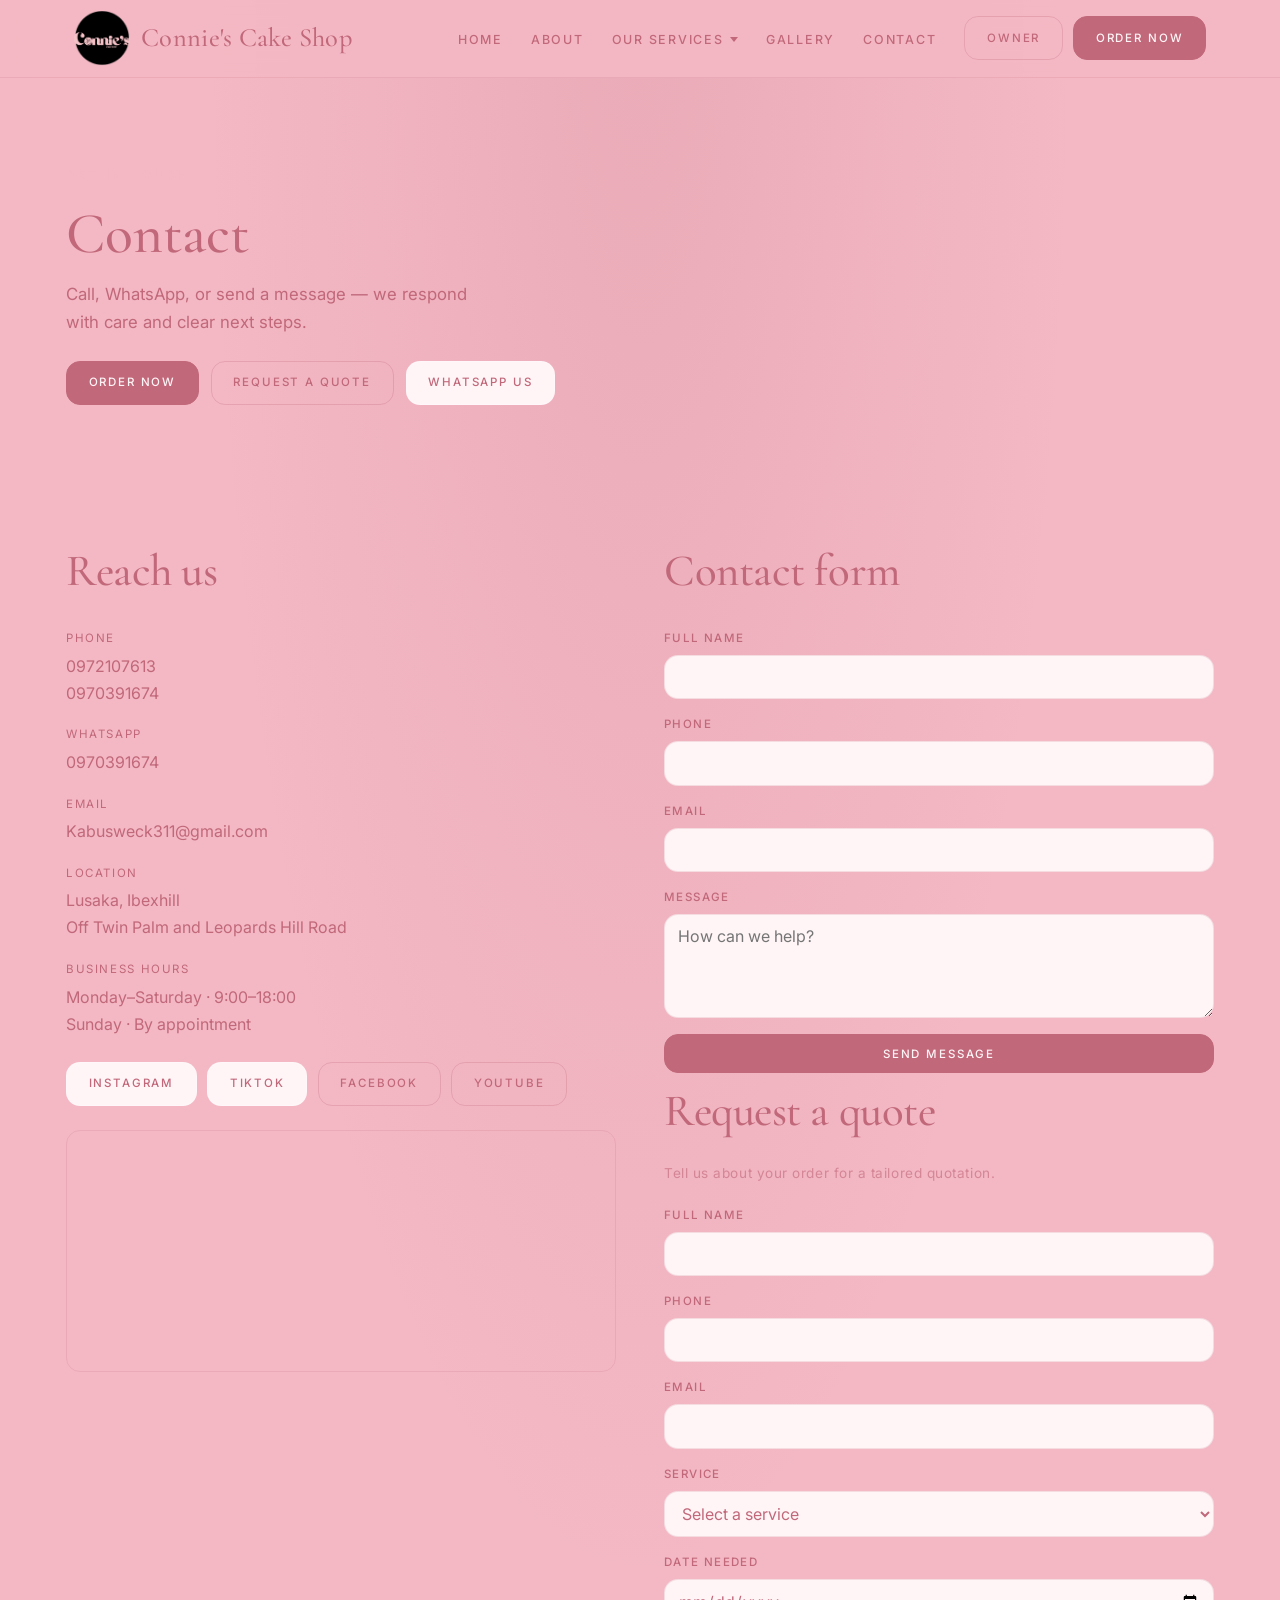
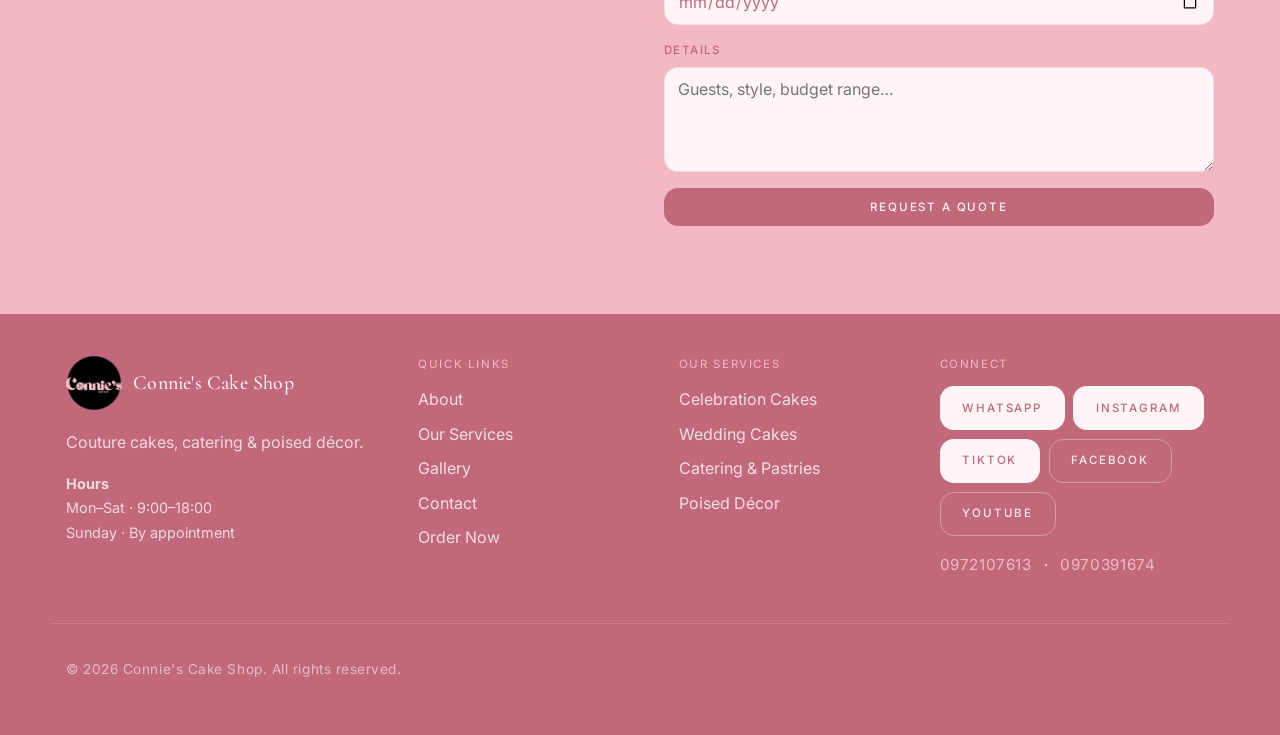
<file: contact.html>
<!DOCTYPE html>
<html lang="en">
  <head>
    <meta charset="UTF-8" />
    <meta name="viewport" content="width=device-width, initial-scale=1.0" />
    <title>Contact — Connie's Cake Shop</title>
    <link rel="preconnect" href="https://fonts.googleapis.com" />
    <link rel="preconnect" href="https://fonts.gstatic.com" crossorigin />
    <link
      href="https://fonts.googleapis.com/css2?family=Cormorant+Garamond:wght@400;500;600;700&family=Inter:wght@400;500;600;700&display=swap"
      rel="stylesheet"
    />
    <link rel="icon" href="favicon.png" type="image/png" sizes="any" />
    <link rel="icon" href="images/logo.png" type="image/png" />
    <link rel="apple-touch-icon" href="images/logo.png" />
    <link rel="stylesheet" href="styles.css" />
  </head>
  <body>
    <header class="site-header">
      <nav class="nav" aria-label="Main">
        <a class="logo" href="index.html"><img src="images/logo.png" alt="" width="112" height="112" /><span class="logo-text">Connie's Cake Shop</span></a>
        <ul class="nav-links">
          <li><a href="index.html">Home</a></li>
          <li><a href="about.html">About</a></li>
          <li class="nav-dropdown">
            <button type="button" class="nav-dropdown-toggle" aria-expanded="false" aria-haspopup="true">
              Our Services
              <span class="nav-dropdown-caret" aria-hidden="true"></span>
            </button>
            <ul class="nav-dropdown-menu" hidden>
              <li><a href="services.html">All Services</a></li>
              <li><a href="celebration-cakes.html">Celebration Cakes</a></li>
              <li><a href="wedding-cakes.html">Wedding Cakes</a></li>
              <li><a href="catering.html">Catering &amp; Pastries</a></li>
              <li><a href="poised-decor.html">Poised Décor</a></li>
            </ul>
          </li>
          <li><a href="gallery.html">Gallery</a></li>
          <li><a href="contact.html" aria-current="page">Contact</a></li>
        </ul>
        <div class="nav-actions">
          <a class="btn btn-ghost" href="owner.html">Owner</a>
          <a class="btn btn-primary" href="order.html">Order Now</a>
        </div>
        <button class="nav-toggle" type="button" aria-expanded="false" aria-label="Open menu">
          <span></span><span></span><span></span>
        </button>
      </nav>
    </header>

    <main>

      <section class="page-hero">
        <div class="container">
          <p class="eyebrow">Get in touch</p>
          <h1>Contact</h1>
          <p class="page-lede">Call, WhatsApp, or send a message — we respond with care and clear next steps.</p>
          <div class="page-hero-actions">
            <a class="btn btn-primary" href="order.html">Order Now</a>
            <a class="btn btn-ghost" href="#quote">Request a Quote</a>
            <a class="btn btn-whatsapp" href="https://wa.me/260970391674" target="_blank" rel="noopener noreferrer">WhatsApp Us</a>
          </div>
        </div>
      </section>
      <section class="section">
        <div class="container contact-layout">
          <div class="contact-details">
            <h2>Reach us</h2>
            <dl class="contact-dl">
              <div><dt>Phone</dt><dd><a href="tel:0972107613">0972107613</a><br /><a href="tel:0970391674">0970391674</a></dd></div>
              <div><dt>WhatsApp</dt><dd><a href="https://wa.me/260970391674" target="_blank" rel="noopener noreferrer">0970391674</a></dd></div>
              <div><dt>Email</dt><dd><a href="mailto:Kabusweck311@gmail.com">Kabusweck311@gmail.com</a></dd></div>
              <div><dt>Location</dt><dd>Lusaka, Ibexhill<br />Off Twin Palm and Leopards Hill Road</dd></div>
              <div><dt>Business hours</dt><dd>Monday–Saturday · 9:00–18:00<br />Sunday · By appointment</dd></div>
            </dl>
            <div class="social-row social-row-compact">
              <a class="btn btn-instagram" href="https://www.instagram.com/connies_cakeshop?igsh=MXNkOHZtdmk0Ynd3bA==" target="_blank" rel="noopener noreferrer">Instagram</a>
              <a class="btn btn-tiktok" href="https://www.tiktok.com/@connies_cakeshop?_r=1&_t=ZS-98Bi15iwoNg" target="_blank" rel="noopener noreferrer">TikTok</a>
              <a class="btn btn-ghost" href="https://www.facebook.com/" target="_blank" rel="noopener noreferrer">Facebook</a>
              <a class="btn btn-ghost" href="https://www.youtube.com/" target="_blank" rel="noopener noreferrer">YouTube</a>
            </div>
            <div class="map-embed" aria-label="Map of Ibex Hill, Lusaka">
              <iframe title="Connie's Cake Shop — Ibexhill, Lusaka" src="https://maps.google.com/maps?q=Ibex%20Hill%20Twin%20Palm%20Leopards%20Hill%20Road%20Lusaka&t=&z=14&ie=UTF8&iwloc=&output=embed" loading="lazy" referrerpolicy="no-referrer-when-downgrade"></iframe>
            </div>
          </div>
          <div>
            <h2>Contact form</h2>
            <form class="enquiry-form" data-enquiry-form data-enquiry-type="Contact message" action="#" method="post">
              <label>Full name<input type="text" name="name" required autocomplete="name" /></label>
              <label>Phone<input type="tel" name="phone" required autocomplete="tel" /></label>
              <label>Email<input type="email" name="email" autocomplete="email" /></label>
              <label>Message<textarea name="message" rows="4" required placeholder="How can we help?"></textarea></label>
              <button type="submit" class="btn btn-primary">Send message</button>
              <p class="owner-hint muted" data-enquiry-status hidden></p>
            </form>
            <h2 class="form-second-title" id="quote">Request a quote</h2>
            <p class="muted">Tell us about your order for a tailored quotation.</p>
            <form class="enquiry-form" data-enquiry-form data-enquiry-type="Quote request" action="#" method="post">
              <label>Full name<input type="text" name="name" required /></label>
              <label>Phone<input type="tel" name="phone" required /></label>
              <label>Email<input type="email" name="email" /></label>
              <label>Service<select name="service" required>
                <option value="">Select a service</option>
                <option>Celebration Cakes</option>
                <option>Wedding Cakes</option>
                <option>Catering &amp; Pastries</option>
                <option>Poised Décor</option>
              </select></label>
              <label>Date needed<input type="date" name="eventDate" /></label>
              <label>Details<textarea name="message" rows="4" required placeholder="Guests, style, budget range…"></textarea></label>
              <button type="submit" class="btn btn-primary">Request a Quote</button>
              <p class="owner-hint muted" data-enquiry-status hidden></p>
            </form>
          </div>
        </div>
      </section>

    </main>

    <footer class="site-footer">
      <div class="container footer-grid">
        <div class="footer-brand">
          <a class="logo footer-logo" href="index.html"><img src="images/logo.png" alt="" width="80" height="80" /><span class="logo-text">Connie's Cake Shop</span></a>
          <p>Couture cakes, catering &amp; poised décor.</p>
          <p class="footer-hours"><strong>Hours</strong><br />Mon–Sat · 9:00–18:00<br />Sunday · By appointment</p>
        </div>
        <div>
          <p class="footer-heading">Quick links</p>
          <ul class="footer-links">
            <li><a href="about.html">About</a></li>
            <li><a href="services.html">Our Services</a></li>
            <li><a href="gallery.html">Gallery</a></li>
            <li><a href="contact.html">Contact</a></li>
            <li><a href="order.html">Order Now</a></li>
          </ul>
        </div>
        <div>
          <p class="footer-heading">Our Services</p>
          <ul class="footer-links">
            <li><a href="celebration-cakes.html">Celebration Cakes</a></li>
            <li><a href="wedding-cakes.html">Wedding Cakes</a></li>
            <li><a href="catering.html">Catering &amp; Pastries</a></li>
            <li><a href="poised-decor.html">Poised Décor</a></li>
          </ul>
        </div>
        <div>
          <p class="footer-heading">Connect</p>
          <div class="footer-socials">
            <a class="btn btn-whatsapp" href="https://wa.me/260970391674" target="_blank" rel="noopener noreferrer">WhatsApp</a>
            <a class="btn btn-instagram" href="https://www.instagram.com/connies_cakeshop?igsh=MXNkOHZtdmk0Ynd3bA==" target="_blank" rel="noopener noreferrer">Instagram</a>
            <a class="btn btn-tiktok" href="https://www.tiktok.com/@connies_cakeshop?_r=1&_t=ZS-98Bi15iwoNg" target="_blank" rel="noopener noreferrer">TikTok</a>
            <a class="btn btn-ghost btn-social-light" href="https://www.facebook.com/" target="_blank" rel="noopener noreferrer">Facebook</a>
            <a class="btn btn-ghost btn-social-light" href="https://www.youtube.com/" target="_blank" rel="noopener noreferrer">YouTube</a>
          </div>
          <p class="footer-phones">
            <a href="tel:0972107613">0972107613</a>
            <span aria-hidden="true">·</span>
            <a href="tel:0970391674">0970391674</a>
          </p>
        </div>
      </div>
      <div class="container footer-copy">
        <p class="muted">© <span data-year></span> Connie's Cake Shop. All rights reserved.</p>
      </div>
    </footer>

    <script src="email-config.js"></script>
    <script src="enquiry.js"></script>
    <script src="script.js"></script>
  </body>
</html>
</file>
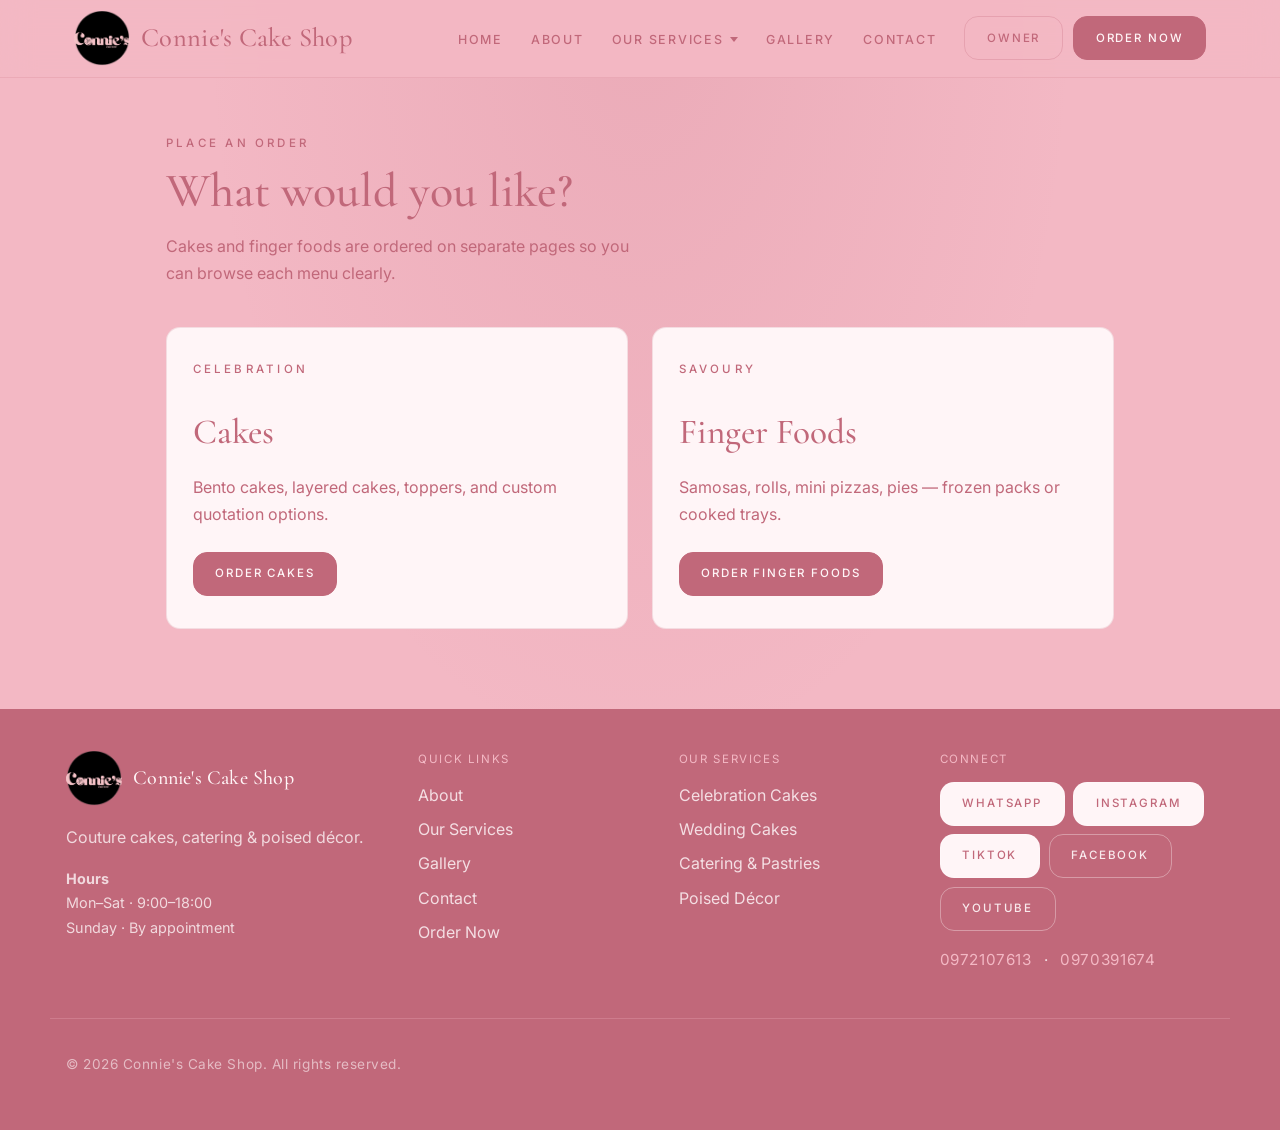
<file: order.html>
<!DOCTYPE html>
<html lang="en">
  <head>
    <meta charset="UTF-8" />
    <meta name="viewport" content="width=device-width, initial-scale=1.0" />
    <title>Orders — Connie's Cake Shop</title>
    <link rel="preconnect" href="https://fonts.googleapis.com" />
    <link rel="preconnect" href="https://fonts.gstatic.com" crossorigin />
    <link
      href="https://fonts.googleapis.com/css2?family=Cormorant+Garamond:wght@400;500;600;700&family=Inter:wght@400;500;600;700&display=swap"
      rel="stylesheet"
    />
    <link rel="icon" href="favicon.png" type="image/png" sizes="any" />
    <link rel="icon" href="images/logo.png" type="image/png" />
    <link rel="apple-touch-icon" href="images/logo.png" />
    <link rel="stylesheet" href="styles.css" />
  </head>
  <body>
        <header class="site-header">
      <nav class="nav" aria-label="Main">
        <a class="logo" href="index.html"><img src="images/logo.png" alt="" width="112" height="112" /><span class="logo-text">Connie's Cake Shop</span></a>
        <ul class="nav-links">
          <li><a href="index.html">Home</a></li>
          <li><a href="about.html">About</a></li>
          <li class="nav-dropdown">
            <button type="button" class="nav-dropdown-toggle" aria-expanded="false" aria-haspopup="true">
              Our Services
              <span class="nav-dropdown-caret" aria-hidden="true"></span>
            </button>
            <ul class="nav-dropdown-menu" hidden>
              <li><a href="services.html">All Services</a></li>
              <li><a href="celebration-cakes.html">Celebration Cakes</a></li>
              <li><a href="wedding-cakes.html">Wedding Cakes</a></li>
              <li><a href="catering.html">Catering &amp; Pastries</a></li>
              <li><a href="poised-decor.html">Poised Décor</a></li>
            </ul>
          </li>
          <li><a href="gallery.html">Gallery</a></li>
          <li><a href="contact.html">Contact</a></li>
        </ul>
        <div class="nav-actions">
          <a class="btn btn-ghost" href="owner.html">Owner</a>
          <a class="btn btn-primary" href="order.html">Order Now</a>
        </div>
        <button class="nav-toggle" type="button" aria-expanded="false" aria-label="Open menu">
          <span></span><span></span><span></span>
        </button>
      </nav>
    </header>

    <main class="page-order">
      <div class="container order-page-inner">
        <header class="order-page-header">
          <p class="eyebrow order-eyebrow">Place an order</p>
          <h1>What would you like?</h1>
          <p class="order-lede">
            Cakes and finger foods are ordered on separate pages so you can browse each menu clearly.
          </p>
        </header>

        <div class="order-choice-grid">
          <a class="order-choice-card" href="cakes.html">
            <p class="eyebrow order-eyebrow">Celebration</p>
            <h2>Cakes</h2>
            <p>Bento cakes, layered cakes, toppers, and custom quotation options.</p>
            <span class="btn btn-primary">Order cakes</span>
          </a>
          <a class="order-choice-card" href="finger-foods.html">
            <p class="eyebrow order-eyebrow">Savoury</p>
            <h2>Finger Foods</h2>
            <p>Samosas, rolls, mini pizzas, pies — frozen packs or cooked trays.</p>
            <span class="btn btn-primary">Order finger foods</span>
          </a>
        </div>
      </div>
    </main>

        <footer class="site-footer">
      <div class="container footer-grid">
        <div class="footer-brand">
          <a class="logo footer-logo" href="index.html"><img src="images/logo.png" alt="" width="80" height="80" /><span class="logo-text">Connie's Cake Shop</span></a>
          <p>Couture cakes, catering &amp; poised décor.</p>
          <p class="footer-hours"><strong>Hours</strong><br />Mon–Sat · 9:00–18:00<br />Sunday · By appointment</p>
        </div>
        <div>
          <p class="footer-heading">Quick links</p>
          <ul class="footer-links">
            <li><a href="about.html">About</a></li>
            <li><a href="services.html">Our Services</a></li>
            <li><a href="gallery.html">Gallery</a></li>
            <li><a href="contact.html">Contact</a></li>
            <li><a href="order.html">Order Now</a></li>
          </ul>
        </div>
        <div>
          <p class="footer-heading">Our Services</p>
          <ul class="footer-links">
            <li><a href="celebration-cakes.html">Celebration Cakes</a></li>
            <li><a href="wedding-cakes.html">Wedding Cakes</a></li>
            <li><a href="catering.html">Catering &amp; Pastries</a></li>
            <li><a href="poised-decor.html">Poised Décor</a></li>
          </ul>
        </div>
        <div>
          <p class="footer-heading">Connect</p>
          <div class="footer-socials">
            <a class="btn btn-whatsapp" href="https://wa.me/260970391674" target="_blank" rel="noopener noreferrer">WhatsApp</a>
            <a class="btn btn-instagram" href="https://www.instagram.com/connies_cakeshop?igsh=MXNkOHZtdmk0Ynd3bA==" target="_blank" rel="noopener noreferrer">Instagram</a>
            <a class="btn btn-tiktok" href="https://www.tiktok.com/@connies_cakeshop?_r=1&_t=ZS-98Bi15iwoNg" target="_blank" rel="noopener noreferrer">TikTok</a>
            <a class="btn btn-ghost btn-social-light" href="https://www.facebook.com/" target="_blank" rel="noopener noreferrer">Facebook</a>
            <a class="btn btn-ghost btn-social-light" href="https://www.youtube.com/" target="_blank" rel="noopener noreferrer">YouTube</a>
          </div>
          <p class="footer-phones">
            <a href="tel:0972107613">0972107613</a>
            <span aria-hidden="true">·</span>
            <a href="tel:0970391674">0970391674</a>
          </p>
        </div>
      </div>
      <div class="container footer-copy">
        <p class="muted">© <span data-year></span> Connie's Cake Shop. All rights reserved.</p>
      </div>
    </footer>

    <script src="script.js"></script>
  </body>
</html>
</file>
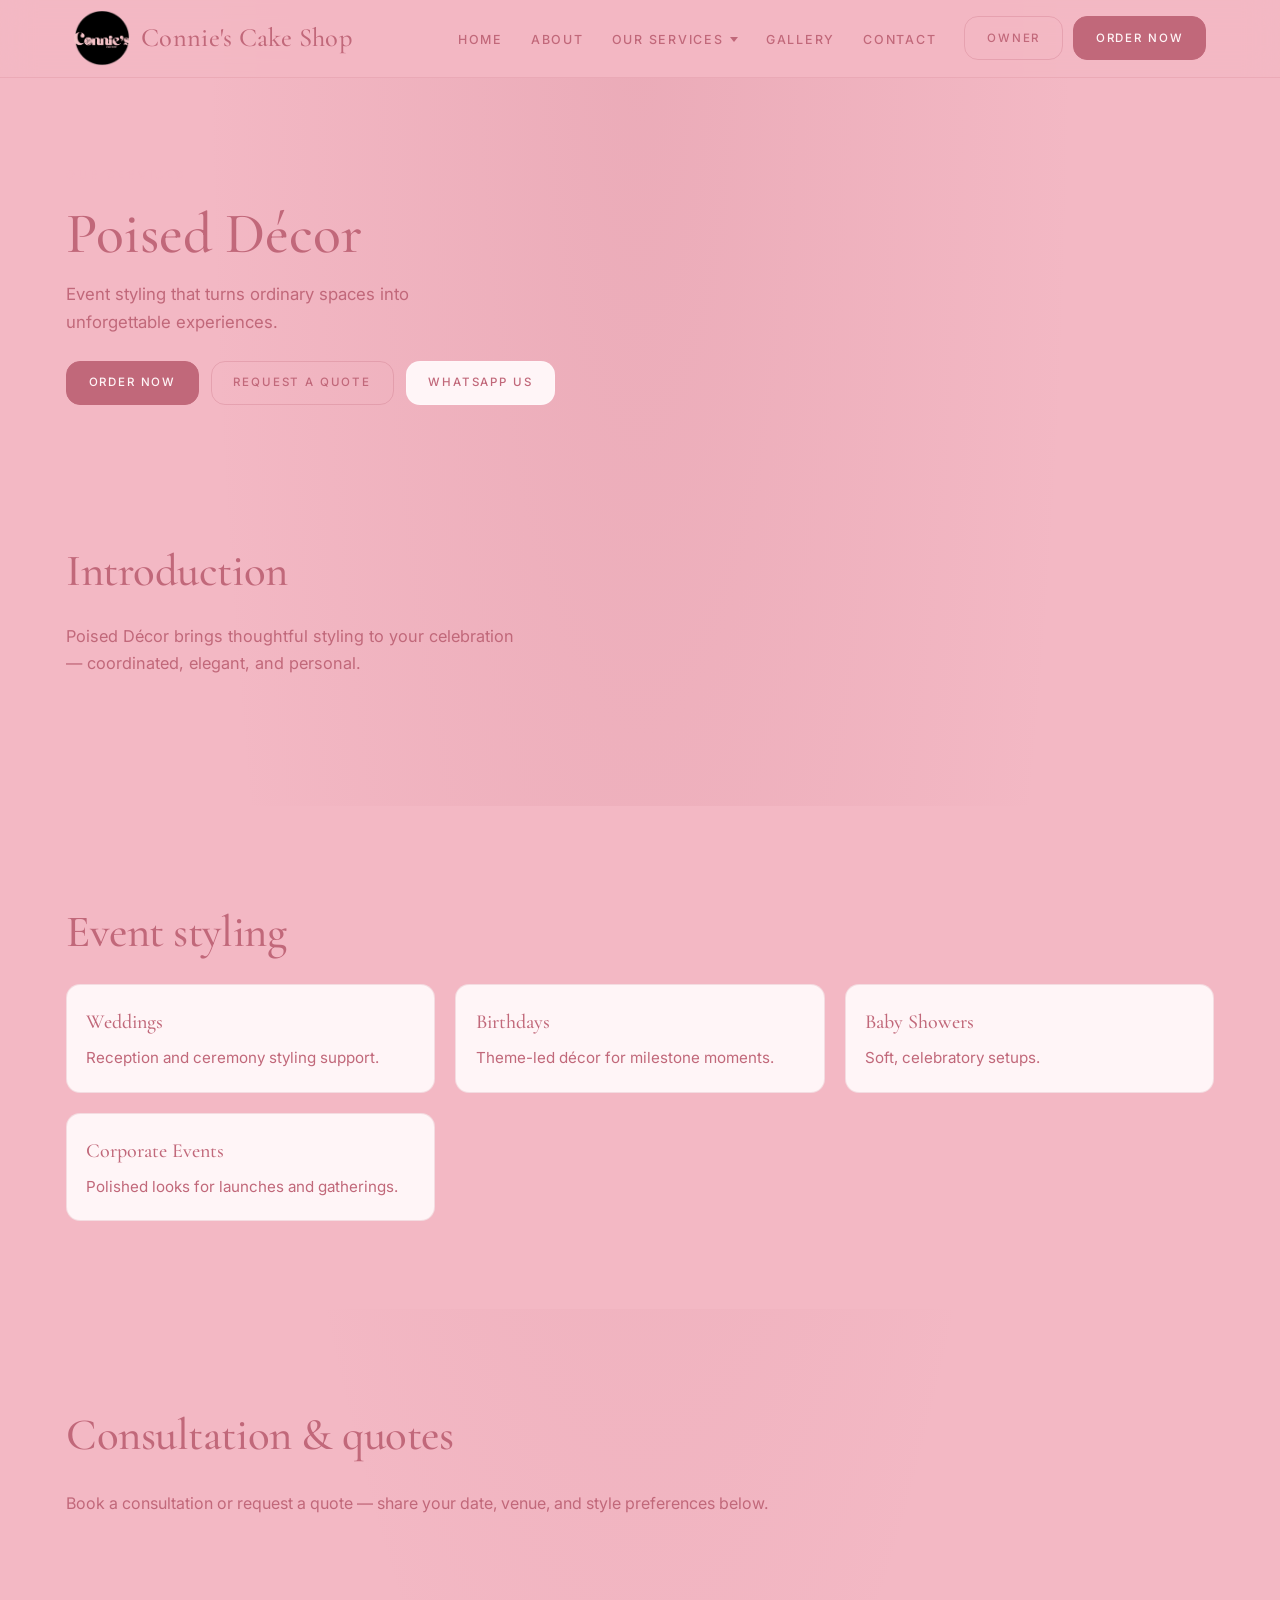
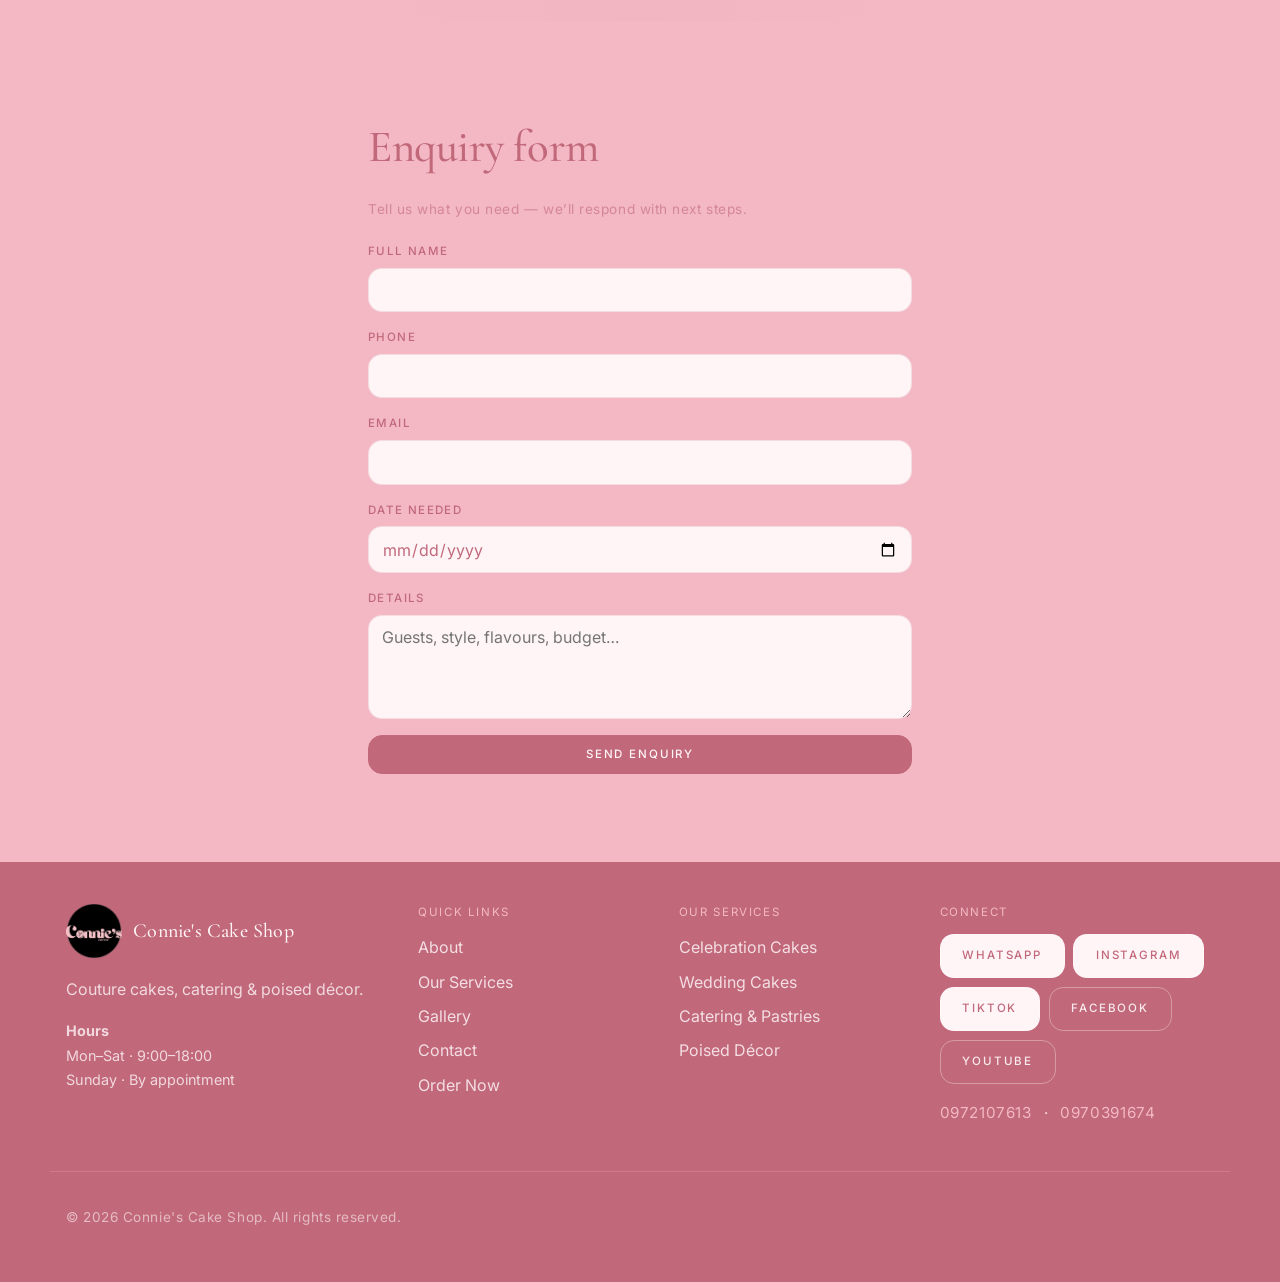
<file: poised-decor.html>
<!DOCTYPE html>
<html lang="en">
  <head>
    <meta charset="UTF-8" />
    <meta name="viewport" content="width=device-width, initial-scale=1.0" />
    <title>Poised Décor — Connie's Cake Shop</title>
    <link rel="preconnect" href="https://fonts.googleapis.com" />
    <link rel="preconnect" href="https://fonts.gstatic.com" crossorigin />
    <link
      href="https://fonts.googleapis.com/css2?family=Cormorant+Garamond:wght@400;500;600;700&family=Inter:wght@400;500;600;700&display=swap"
      rel="stylesheet"
    />
    <link rel="icon" href="favicon.png" type="image/png" sizes="any" />
    <link rel="icon" href="images/logo.png" type="image/png" />
    <link rel="apple-touch-icon" href="images/logo.png" />
    <link rel="stylesheet" href="styles.css" />
  </head>
  <body>
    <header class="site-header">
      <nav class="nav" aria-label="Main">
        <a class="logo" href="index.html"><img src="images/logo.png" alt="" width="112" height="112" /><span class="logo-text">Connie's Cake Shop</span></a>
        <ul class="nav-links">
          <li><a href="index.html">Home</a></li>
          <li><a href="about.html">About</a></li>
          <li class="nav-dropdown">
            <button type="button" class="nav-dropdown-toggle" aria-expanded="false" aria-haspopup="true">
              Our Services
              <span class="nav-dropdown-caret" aria-hidden="true"></span>
            </button>
            <ul class="nav-dropdown-menu" hidden>
              <li><a href="services.html">All Services</a></li>
              <li><a href="celebration-cakes.html">Celebration Cakes</a></li>
              <li><a href="wedding-cakes.html">Wedding Cakes</a></li>
              <li><a href="catering.html">Catering &amp; Pastries</a></li>
              <li><a href="poised-decor.html">Poised Décor</a></li>
            </ul>
          </li>
          <li><a href="gallery.html">Gallery</a></li>
          <li><a href="contact.html">Contact</a></li>
        </ul>
        <div class="nav-actions">
          <a class="btn btn-ghost" href="owner.html">Owner</a>
          <a class="btn btn-primary" href="order.html">Order Now</a>
        </div>
        <button class="nav-toggle" type="button" aria-expanded="false" aria-label="Open menu">
          <span></span><span></span><span></span>
        </button>
      </nav>
    </header>

    <main>

      <section class="page-hero">
        <div class="container">
          <p class="eyebrow">Our Services</p>
          <h1>Poised Décor</h1>
          <p class="page-lede">Event styling that turns ordinary spaces into unforgettable experiences.</p>
          <div class="page-hero-actions">
            <a class="btn btn-primary" href="order.html">Order Now</a>
            <a class="btn btn-ghost" href="#enquiry">Request a Quote</a>
            <a class="btn btn-whatsapp" href="https://wa.me/260970391674" target="_blank" rel="noopener noreferrer">WhatsApp Us</a>
          </div>
        </div>
      </section>
      
      <section class="section"><div class="container"><h2>Introduction</h2><p class="section-intro">Poised Décor brings thoughtful styling to your celebration — coordinated, elegant, and personal.</p></div></section>
      <section class="section section-alt"><div class="container"><h2>Event styling</h2>
        <ul class="why-grid">
          <li><strong>Weddings</strong><span>Reception and ceremony styling support.</span></li>
          <li><strong>Birthdays</strong><span>Theme-led décor for milestone moments.</span></li>
          <li><strong>Baby Showers</strong><span>Soft, celebratory setups.</span></li>
          <li><strong>Corporate Events</strong><span>Polished looks for launches and gatherings.</span></li>
        </ul>
      </div></section>
      <section class="section"><div class="container"><h2>Consultation &amp; quotes</h2><p>Book a consultation or request a quote — share your date, venue, and style preferences below.</p></div></section>

      <section class="section section-alt" id="enquiry">
        <div class="container narrow-form">
          <h2>Enquiry form</h2>
          <p class="muted">Tell us what you need — we’ll respond with next steps.</p>
          <form class="enquiry-form" data-enquiry-form data-enquiry-type="Poised Décor enquiry" action="#" method="post">
            <label>Full name<input type="text" name="name" required /></label>
            <label>Phone<input type="tel" name="phone" required /></label>
            <label>Email<input type="email" name="email" /></label>
            <label>Date needed<input type="date" name="eventDate" /></label>
            <label>Details<textarea name="message" rows="4" required placeholder="Guests, style, flavours, budget…"></textarea></label>
            <button type="submit" class="btn btn-primary">Send enquiry</button>
            <p class="owner-hint muted" data-enquiry-status hidden></p>
          </form>
        </div>
      </section>

    </main>

    <footer class="site-footer">
      <div class="container footer-grid">
        <div class="footer-brand">
          <a class="logo footer-logo" href="index.html"><img src="images/logo.png" alt="" width="80" height="80" /><span class="logo-text">Connie's Cake Shop</span></a>
          <p>Couture cakes, catering &amp; poised décor.</p>
          <p class="footer-hours"><strong>Hours</strong><br />Mon–Sat · 9:00–18:00<br />Sunday · By appointment</p>
        </div>
        <div>
          <p class="footer-heading">Quick links</p>
          <ul class="footer-links">
            <li><a href="about.html">About</a></li>
            <li><a href="services.html">Our Services</a></li>
            <li><a href="gallery.html">Gallery</a></li>
            <li><a href="contact.html">Contact</a></li>
            <li><a href="order.html">Order Now</a></li>
          </ul>
        </div>
        <div>
          <p class="footer-heading">Our Services</p>
          <ul class="footer-links">
            <li><a href="celebration-cakes.html">Celebration Cakes</a></li>
            <li><a href="wedding-cakes.html">Wedding Cakes</a></li>
            <li><a href="catering.html">Catering &amp; Pastries</a></li>
            <li><a href="poised-decor.html">Poised Décor</a></li>
          </ul>
        </div>
        <div>
          <p class="footer-heading">Connect</p>
          <div class="footer-socials">
            <a class="btn btn-whatsapp" href="https://wa.me/260970391674" target="_blank" rel="noopener noreferrer">WhatsApp</a>
            <a class="btn btn-instagram" href="https://www.instagram.com/connies_cakeshop?igsh=MXNkOHZtdmk0Ynd3bA==" target="_blank" rel="noopener noreferrer">Instagram</a>
            <a class="btn btn-tiktok" href="https://www.tiktok.com/@connies_cakeshop?_r=1&_t=ZS-98Bi15iwoNg" target="_blank" rel="noopener noreferrer">TikTok</a>
            <a class="btn btn-ghost btn-social-light" href="https://www.facebook.com/" target="_blank" rel="noopener noreferrer">Facebook</a>
            <a class="btn btn-ghost btn-social-light" href="https://www.youtube.com/" target="_blank" rel="noopener noreferrer">YouTube</a>
          </div>
          <p class="footer-phones">
            <a href="tel:0972107613">0972107613</a>
            <span aria-hidden="true">·</span>
            <a href="tel:0970391674">0970391674</a>
          </p>
        </div>
      </div>
      <div class="container footer-copy">
        <p class="muted">© <span data-year></span> Connie's Cake Shop. All rights reserved.</p>
      </div>
    </footer>

    <script src="email-config.js"></script>
    <script src="enquiry.js"></script>
    <script src="script.js"></script>
  </body>
</html>
</file>
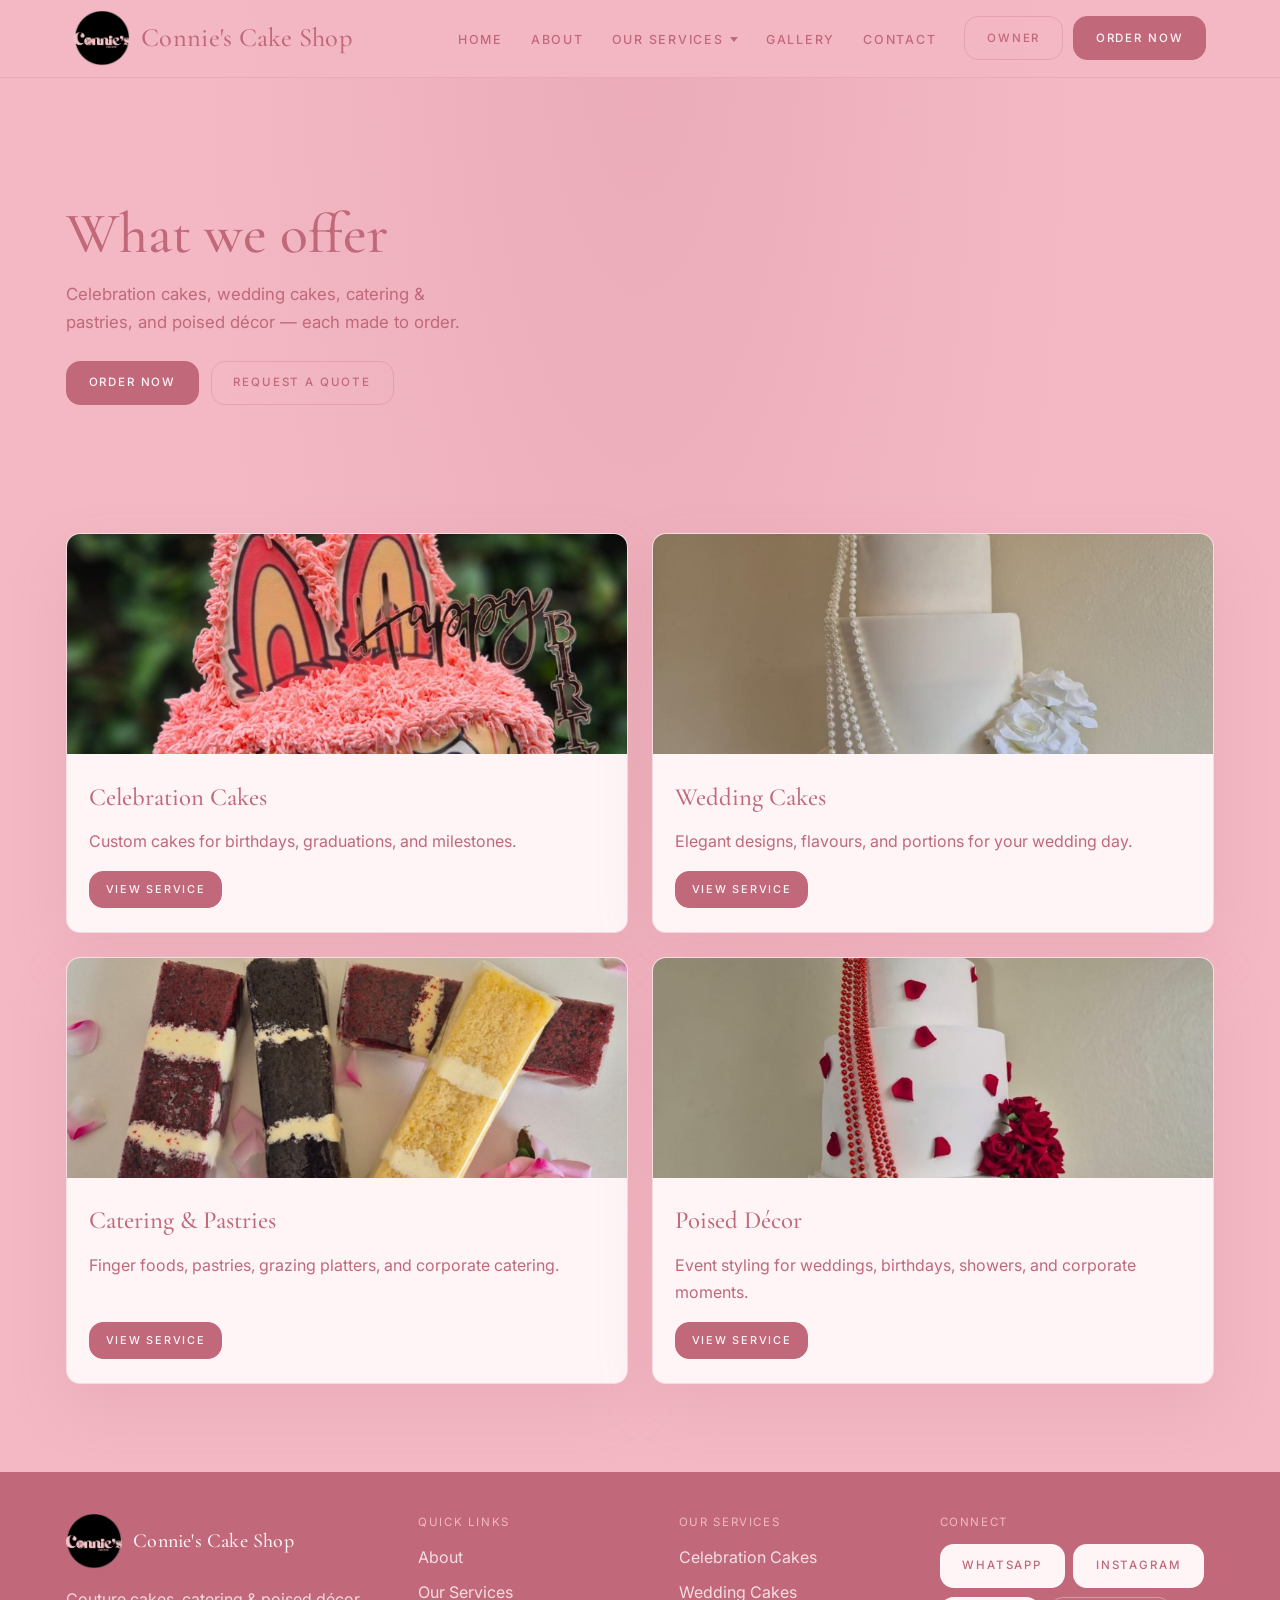
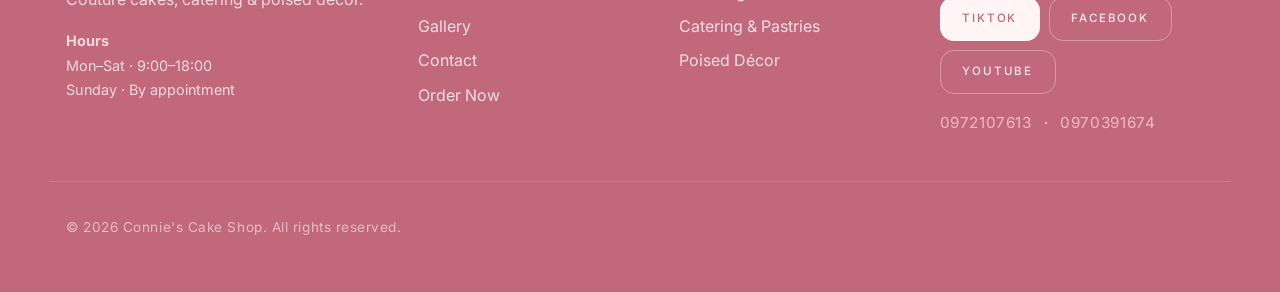
<file: services.html>
<!DOCTYPE html>
<html lang="en">
  <head>
    <meta charset="UTF-8" />
    <meta name="viewport" content="width=device-width, initial-scale=1.0" />
    <title>Our Services — Connie's Cake Shop</title>
    <link rel="preconnect" href="https://fonts.googleapis.com" />
    <link rel="preconnect" href="https://fonts.gstatic.com" crossorigin />
    <link
      href="https://fonts.googleapis.com/css2?family=Cormorant+Garamond:wght@400;500;600;700&family=Inter:wght@400;500;600;700&display=swap"
      rel="stylesheet"
    />
    <link rel="icon" href="favicon.png" type="image/png" sizes="any" />
    <link rel="icon" href="images/logo.png" type="image/png" />
    <link rel="apple-touch-icon" href="images/logo.png" />
    <link rel="stylesheet" href="styles.css" />
  </head>
  <body>
    <header class="site-header">
      <nav class="nav" aria-label="Main">
        <a class="logo" href="index.html"><img src="images/logo.png" alt="" width="112" height="112" /><span class="logo-text">Connie's Cake Shop</span></a>
        <ul class="nav-links">
          <li><a href="index.html">Home</a></li>
          <li><a href="about.html">About</a></li>
          <li class="nav-dropdown">
            <button type="button" class="nav-dropdown-toggle" aria-expanded="false" aria-haspopup="true">
              Our Services
              <span class="nav-dropdown-caret" aria-hidden="true"></span>
            </button>
            <ul class="nav-dropdown-menu" hidden>
              <li><a href="services.html">All Services</a></li>
              <li><a href="celebration-cakes.html">Celebration Cakes</a></li>
              <li><a href="wedding-cakes.html">Wedding Cakes</a></li>
              <li><a href="catering.html">Catering &amp; Pastries</a></li>
              <li><a href="poised-decor.html">Poised Décor</a></li>
            </ul>
          </li>
          <li><a href="gallery.html">Gallery</a></li>
          <li><a href="contact.html">Contact</a></li>
        </ul>
        <div class="nav-actions">
          <a class="btn btn-ghost" href="owner.html">Owner</a>
          <a class="btn btn-primary" href="order.html">Order Now</a>
        </div>
        <button class="nav-toggle" type="button" aria-expanded="false" aria-label="Open menu">
          <span></span><span></span><span></span>
        </button>
      </nav>
    </header>

    <main>

      <section class="page-hero">
        <div class="container">
          <p class="eyebrow">Our Services</p>
          <h1>What we offer</h1>
          <p class="page-lede">Celebration cakes, wedding cakes, catering &amp; pastries, and poised décor — each made to order.</p>
          <div class="page-hero-actions">
            <a class="btn btn-primary" href="order.html">Order Now</a>
            <a class="btn btn-ghost" href="contact.html#quote">Request a Quote</a>
          </div>
        </div>
      </section>
      <section class="section">
        <div class="container">
          <div class="service-card-grid">
            <a class="service-card" href="celebration-cakes.html">
              <div class="service-card-media" style="background-image:url('images/monster-cake.png')"></div>
              <div class="service-card-body">
                <h3>Celebration Cakes</h3>
                <p>Custom cakes for birthdays, graduations, and milestones.</p>
                <span class="btn btn-primary btn-sm">View service</span>
              </div>
            </a>
            <a class="service-card" href="wedding-cakes.html">
              <div class="service-card-media" style="background-image:url('images/wedding-pearl-cake.png')"></div>
              <div class="service-card-body">
                <h3>Wedding Cakes</h3>
                <p>Elegant designs, flavours, and portions for your wedding day.</p>
                <span class="btn btn-primary btn-sm">View service</span>
              </div>
            </a>
            <a class="service-card" href="catering.html">
              <div class="service-card-media" style="background-image:url('images/cake-slices.png')"></div>
              <div class="service-card-body">
                <h3>Catering &amp; Pastries</h3>
                <p>Finger foods, pastries, grazing platters, and corporate catering.</p>
                <span class="btn btn-primary btn-sm">View service</span>
              </div>
            </a>
            <a class="service-card" href="poised-decor.html">
              <div class="service-card-media" style="background-image:url('images/wedding-rose-cake.png')"></div>
              <div class="service-card-body">
                <h3>Poised Décor</h3>
                <p>Event styling for weddings, birthdays, showers, and corporate moments.</p>
                <span class="btn btn-primary btn-sm">View service</span>
              </div>
            </a>
          </div>
        </div>
      </section>

    </main>

    <footer class="site-footer">
      <div class="container footer-grid">
        <div class="footer-brand">
          <a class="logo footer-logo" href="index.html"><img src="images/logo.png" alt="" width="80" height="80" /><span class="logo-text">Connie's Cake Shop</span></a>
          <p>Couture cakes, catering &amp; poised décor.</p>
          <p class="footer-hours"><strong>Hours</strong><br />Mon–Sat · 9:00–18:00<br />Sunday · By appointment</p>
        </div>
        <div>
          <p class="footer-heading">Quick links</p>
          <ul class="footer-links">
            <li><a href="about.html">About</a></li>
            <li><a href="services.html">Our Services</a></li>
            <li><a href="gallery.html">Gallery</a></li>
            <li><a href="contact.html">Contact</a></li>
            <li><a href="order.html">Order Now</a></li>
          </ul>
        </div>
        <div>
          <p class="footer-heading">Our Services</p>
          <ul class="footer-links">
            <li><a href="celebration-cakes.html">Celebration Cakes</a></li>
            <li><a href="wedding-cakes.html">Wedding Cakes</a></li>
            <li><a href="catering.html">Catering &amp; Pastries</a></li>
            <li><a href="poised-decor.html">Poised Décor</a></li>
          </ul>
        </div>
        <div>
          <p class="footer-heading">Connect</p>
          <div class="footer-socials">
            <a class="btn btn-whatsapp" href="https://wa.me/260970391674" target="_blank" rel="noopener noreferrer">WhatsApp</a>
            <a class="btn btn-instagram" href="https://www.instagram.com/connies_cakeshop?igsh=MXNkOHZtdmk0Ynd3bA==" target="_blank" rel="noopener noreferrer">Instagram</a>
            <a class="btn btn-tiktok" href="https://www.tiktok.com/@connies_cakeshop?_r=1&_t=ZS-98Bi15iwoNg" target="_blank" rel="noopener noreferrer">TikTok</a>
            <a class="btn btn-ghost btn-social-light" href="https://www.facebook.com/" target="_blank" rel="noopener noreferrer">Facebook</a>
            <a class="btn btn-ghost btn-social-light" href="https://www.youtube.com/" target="_blank" rel="noopener noreferrer">YouTube</a>
          </div>
          <p class="footer-phones">
            <a href="tel:0972107613">0972107613</a>
            <span aria-hidden="true">·</span>
            <a href="tel:0970391674">0970391674</a>
          </p>
        </div>
      </div>
      <div class="container footer-copy">
        <p class="muted">© <span data-year></span> Connie's Cake Shop. All rights reserved.</p>
      </div>
    </footer>

    <script src="script.js"></script>
  </body>
</html>
</file>
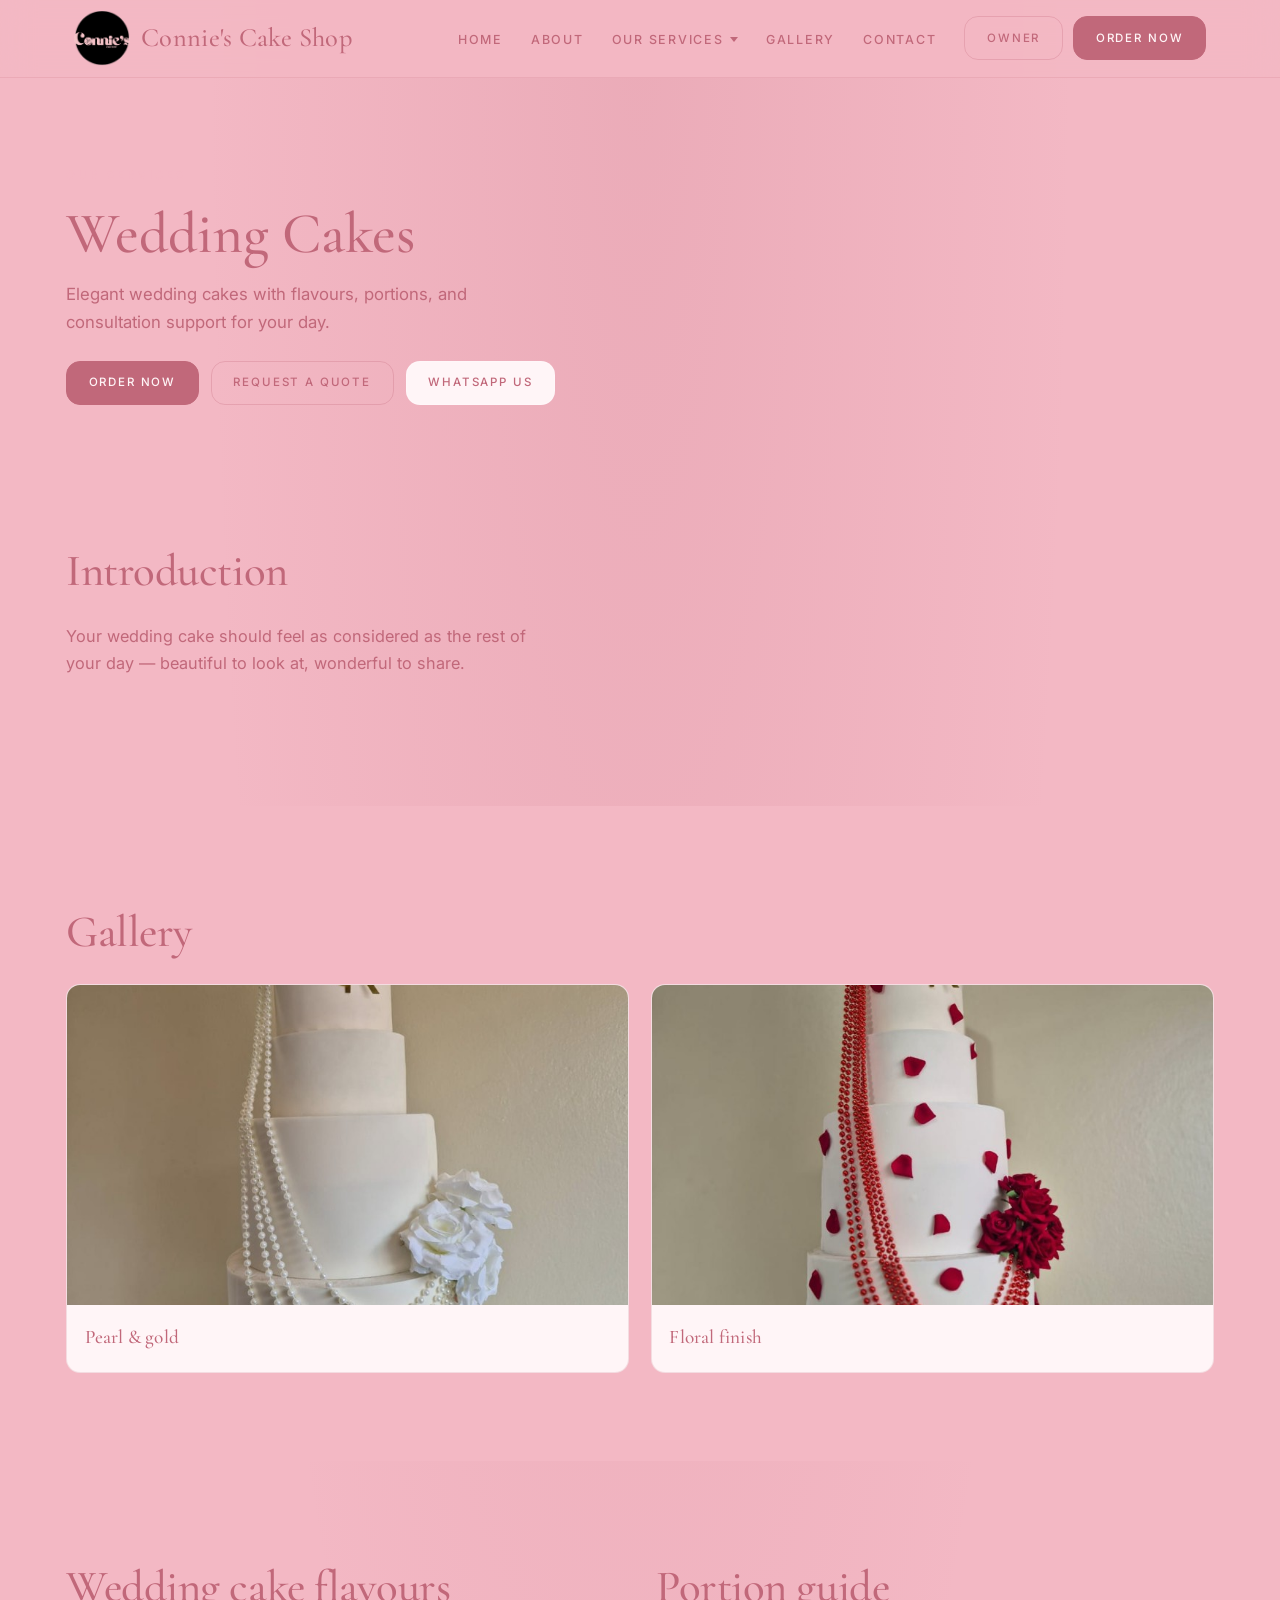
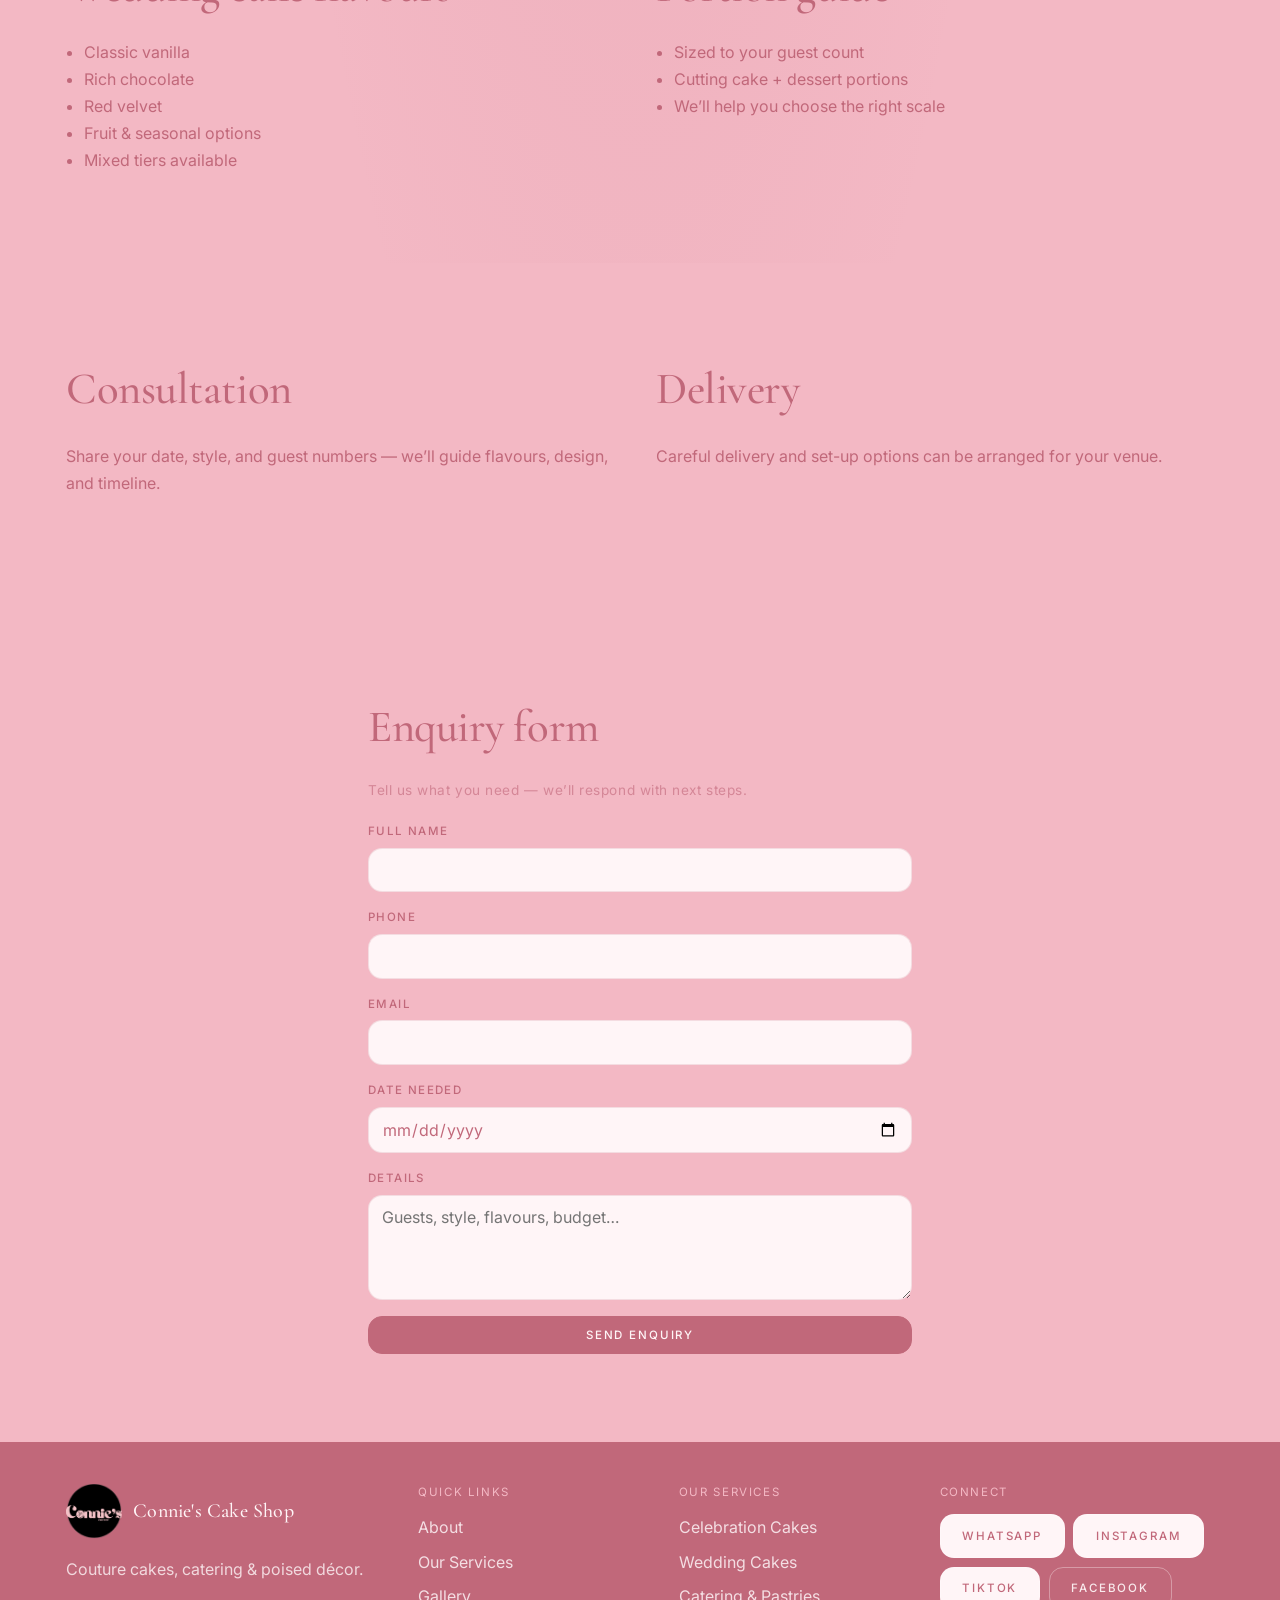
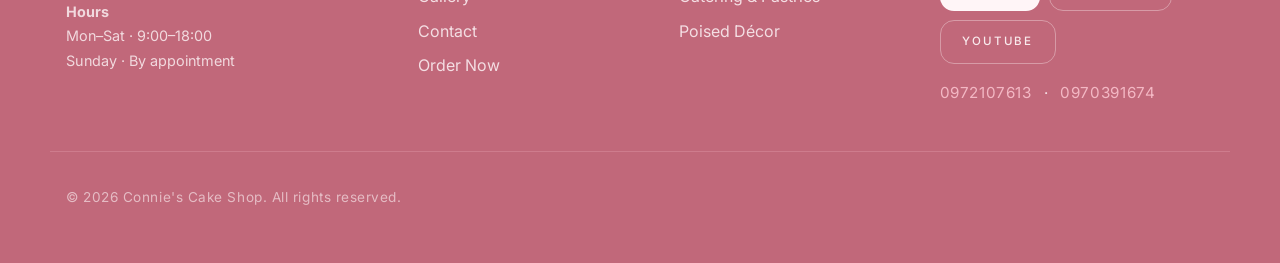
<file: wedding-cakes.html>
<!DOCTYPE html>
<html lang="en">
  <head>
    <meta charset="UTF-8" />
    <meta name="viewport" content="width=device-width, initial-scale=1.0" />
    <title>Wedding Cakes — Connie's Cake Shop</title>
    <link rel="preconnect" href="https://fonts.googleapis.com" />
    <link rel="preconnect" href="https://fonts.gstatic.com" crossorigin />
    <link
      href="https://fonts.googleapis.com/css2?family=Cormorant+Garamond:wght@400;500;600;700&family=Inter:wght@400;500;600;700&display=swap"
      rel="stylesheet"
    />
    <link rel="icon" href="favicon.png" type="image/png" sizes="any" />
    <link rel="icon" href="images/logo.png" type="image/png" />
    <link rel="apple-touch-icon" href="images/logo.png" />
    <link rel="stylesheet" href="styles.css" />
  </head>
  <body>
    <header class="site-header">
      <nav class="nav" aria-label="Main">
        <a class="logo" href="index.html"><img src="images/logo.png" alt="" width="112" height="112" /><span class="logo-text">Connie's Cake Shop</span></a>
        <ul class="nav-links">
          <li><a href="index.html">Home</a></li>
          <li><a href="about.html">About</a></li>
          <li class="nav-dropdown">
            <button type="button" class="nav-dropdown-toggle" aria-expanded="false" aria-haspopup="true">
              Our Services
              <span class="nav-dropdown-caret" aria-hidden="true"></span>
            </button>
            <ul class="nav-dropdown-menu" hidden>
              <li><a href="services.html">All Services</a></li>
              <li><a href="celebration-cakes.html">Celebration Cakes</a></li>
              <li><a href="wedding-cakes.html">Wedding Cakes</a></li>
              <li><a href="catering.html">Catering &amp; Pastries</a></li>
              <li><a href="poised-decor.html">Poised Décor</a></li>
            </ul>
          </li>
          <li><a href="gallery.html">Gallery</a></li>
          <li><a href="contact.html">Contact</a></li>
        </ul>
        <div class="nav-actions">
          <a class="btn btn-ghost" href="owner.html">Owner</a>
          <a class="btn btn-primary" href="order.html">Order Now</a>
        </div>
        <button class="nav-toggle" type="button" aria-expanded="false" aria-label="Open menu">
          <span></span><span></span><span></span>
        </button>
      </nav>
    </header>

    <main>

      <section class="page-hero">
        <div class="container">
          <p class="eyebrow">Our Services</p>
          <h1>Wedding Cakes</h1>
          <p class="page-lede">Elegant wedding cakes with flavours, portions, and consultation support for your day.</p>
          <div class="page-hero-actions">
            <a class="btn btn-primary" href="order.html">Order Now</a>
            <a class="btn btn-ghost" href="#enquiry">Request a Quote</a>
            <a class="btn btn-whatsapp" href="https://wa.me/260970391674" target="_blank" rel="noopener noreferrer">WhatsApp Us</a>
          </div>
        </div>
      </section>
      
      <section class="section"><div class="container"><h2>Introduction</h2><p class="section-intro">Your wedding cake should feel as considered as the rest of your day — beautiful to look at, wonderful to share.</p></div></section>
      <section class="section section-alt"><div class="container"><h2>Gallery</h2><div class="gallery-grid gallery-static">
        <figure class="gallery-item"><img src="images/wedding-pearl-cake.png" alt="Pearl wedding cake" /><figcaption>Pearl &amp; gold</figcaption></figure>
        <figure class="gallery-item"><img src="images/wedding-rose-cake.png" alt="Rose wedding cake" /><figcaption>Floral finish</figcaption></figure>
      </div></div></section>
      <section class="section"><div class="container two-col-info">
        <div><h2>Wedding cake flavours</h2><ul class="info-list"><li>Classic vanilla</li><li>Rich chocolate</li><li>Red velvet</li><li>Fruit &amp; seasonal options</li><li>Mixed tiers available</li></ul></div>
        <div><h2>Portion guide</h2><ul class="info-list"><li>Sized to your guest count</li><li>Cutting cake + dessert portions</li><li>We’ll help you choose the right scale</li></ul></div>
      </div></div></section>
      <section class="section section-alt"><div class="container two-col-info">
        <div><h2>Consultation</h2><p>Share your date, style, and guest numbers — we’ll guide flavours, design, and timeline.</p></div>
        <div><h2>Delivery</h2><p>Careful delivery and set-up options can be arranged for your venue.</p></div>
      </div></div></section>

      <section class="section section-alt" id="enquiry">
        <div class="container narrow-form">
          <h2>Enquiry form</h2>
          <p class="muted">Tell us what you need — we’ll respond with next steps.</p>
          <form class="enquiry-form" data-enquiry-form data-enquiry-type="Wedding cake enquiry" action="#" method="post">
            <label>Full name<input type="text" name="name" required /></label>
            <label>Phone<input type="tel" name="phone" required /></label>
            <label>Email<input type="email" name="email" /></label>
            <label>Date needed<input type="date" name="eventDate" /></label>
            <label>Details<textarea name="message" rows="4" required placeholder="Guests, style, flavours, budget…"></textarea></label>
            <button type="submit" class="btn btn-primary">Send enquiry</button>
            <p class="owner-hint muted" data-enquiry-status hidden></p>
          </form>
        </div>
      </section>

    </main>

    <footer class="site-footer">
      <div class="container footer-grid">
        <div class="footer-brand">
          <a class="logo footer-logo" href="index.html"><img src="images/logo.png" alt="" width="80" height="80" /><span class="logo-text">Connie's Cake Shop</span></a>
          <p>Couture cakes, catering &amp; poised décor.</p>
          <p class="footer-hours"><strong>Hours</strong><br />Mon–Sat · 9:00–18:00<br />Sunday · By appointment</p>
        </div>
        <div>
          <p class="footer-heading">Quick links</p>
          <ul class="footer-links">
            <li><a href="about.html">About</a></li>
            <li><a href="services.html">Our Services</a></li>
            <li><a href="gallery.html">Gallery</a></li>
            <li><a href="contact.html">Contact</a></li>
            <li><a href="order.html">Order Now</a></li>
          </ul>
        </div>
        <div>
          <p class="footer-heading">Our Services</p>
          <ul class="footer-links">
            <li><a href="celebration-cakes.html">Celebration Cakes</a></li>
            <li><a href="wedding-cakes.html">Wedding Cakes</a></li>
            <li><a href="catering.html">Catering &amp; Pastries</a></li>
            <li><a href="poised-decor.html">Poised Décor</a></li>
          </ul>
        </div>
        <div>
          <p class="footer-heading">Connect</p>
          <div class="footer-socials">
            <a class="btn btn-whatsapp" href="https://wa.me/260970391674" target="_blank" rel="noopener noreferrer">WhatsApp</a>
            <a class="btn btn-instagram" href="https://www.instagram.com/connies_cakeshop?igsh=MXNkOHZtdmk0Ynd3bA==" target="_blank" rel="noopener noreferrer">Instagram</a>
            <a class="btn btn-tiktok" href="https://www.tiktok.com/@connies_cakeshop?_r=1&_t=ZS-98Bi15iwoNg" target="_blank" rel="noopener noreferrer">TikTok</a>
            <a class="btn btn-ghost btn-social-light" href="https://www.facebook.com/" target="_blank" rel="noopener noreferrer">Facebook</a>
            <a class="btn btn-ghost btn-social-light" href="https://www.youtube.com/" target="_blank" rel="noopener noreferrer">YouTube</a>
          </div>
          <p class="footer-phones">
            <a href="tel:0972107613">0972107613</a>
            <span aria-hidden="true">·</span>
            <a href="tel:0970391674">0970391674</a>
          </p>
        </div>
      </div>
      <div class="container footer-copy">
        <p class="muted">© <span data-year></span> Connie's Cake Shop. All rights reserved.</p>
      </div>
    </footer>

    <script src="email-config.js"></script>
    <script src="enquiry.js"></script>
    <script src="script.js"></script>
  </body>
</html>
</file>
<file: styles.css>
*,
*::before,
*::after {
  box-sizing: border-box;
}

:root {
  /* Theme: #F3B8C4 + #C1687A */
  --blush: #f3b8c4;
  --petal: #f3b8c4;
  --rose: #c1687a;
  --dusty: #c1687a;
  --deep: #c1687a;

  --ink: #c1687a;
  --ink-soft: #c1687a;
  --ivory: #f3b8c4;
  --ivory-deep: #f3b8c4;
  --champagne: #c1687a;
  --champagne-deep: #c1687a;
  --white: #fff5f7;
  --line: rgba(193, 104, 122, 0.18);
  --shadow: 0 24px 60px rgba(193, 104, 122, 0.14);
  --radius: 14px;
  --font-display: "Cormorant Garamond", Georgia, serif;
  --font-body: "Inter", system-ui, sans-serif;

  /* aliases used across older rules */
  --cream: var(--ivory);
  --cream-dark: var(--ivory-deep);
  --brown: var(--ink);
  --brown-soft: var(--ink-soft);
  --accent: var(--champagne-deep);
  --accent-hover: #a85568;
}

html {
  scroll-behavior: smooth;
}

body {
  margin: 0;
  font-family: var(--font-body);
  font-size: 1rem;
  line-height: 1.7;
  color: var(--ink);
  background:
    radial-gradient(ellipse at top, rgba(193, 104, 122, 0.16), transparent 48%),
    radial-gradient(ellipse at bottom right, rgba(243, 184, 196, 0.55), transparent 42%),
    var(--ivory);
  -webkit-font-smoothing: antialiased;
}

img {
  max-width: 100%;
  height: auto;
  display: block;
}

a {
  color: inherit;
  text-decoration: none;
}

a:hover {
  color: var(--champagne-deep);
}

/* Header & nav */
.site-header {
  position: sticky;
  top: 0;
  z-index: 100;
  background: rgba(243, 184, 196, 0.92);
  backdrop-filter: blur(16px);
  border-bottom: 1px solid var(--line);
}

.nav {
  position: relative;
  max-width: 1180px;
  margin: 0 auto;
  padding: 0.65rem 1.5rem;
  display: flex;
  flex-wrap: wrap;
  align-items: center;
  gap: 1rem;
}

.logo {
  display: inline-flex;
  align-items: center;
  gap: 0.7rem;
  flex-shrink: 0;
  text-decoration: none;
  line-height: 1;
  color: var(--ink);
}

.logo img {
  display: block;
  height: clamp(2.75rem, 5.5vw, 3.5rem);
  width: auto;
}

.logo-text {
  font-family: var(--font-display);
  font-weight: 500;
  font-size: clamp(1.15rem, 2.4vw, 1.65rem);
  letter-spacing: 0.01em;
  white-space: nowrap;
}

.logo:hover {
  text-decoration: none;
  color: var(--champagne-deep);
}

@media (max-width: 520px) {
  .logo-text {
    font-size: 1.05rem;
    max-width: 8.5rem;
    white-space: normal;
    line-height: 1.15;
  }
}

.nav-links {
  list-style: none;
  margin: 0;
  padding: 0;
  display: flex;
  gap: 1.75rem;
  margin-left: auto;
}

.nav-links a {
  font-weight: 500;
  font-size: 0.78rem;
  letter-spacing: 0.14em;
  text-transform: uppercase;
  color: var(--ink-soft);
}

.nav-links a:hover {
  color: var(--ink);
}

.nav-dropdown {
  position: relative;
}

.nav-dropdown-toggle {
  display: inline-flex;
  align-items: center;
  gap: 0.4rem;
  padding: 0;
  border: none;
  background: none;
  cursor: pointer;
  font-family: inherit;
  font-weight: 500;
  font-size: 0.78rem;
  letter-spacing: 0.14em;
  text-transform: uppercase;
  color: var(--ink-soft);
}

.nav-dropdown-toggle:hover,
.nav-dropdown.is-open .nav-dropdown-toggle {
  color: var(--ink);
}

.nav-dropdown-caret {
  width: 0;
  height: 0;
  border-left: 4px solid transparent;
  border-right: 4px solid transparent;
  border-top: 5px solid currentColor;
  transition: transform 0.2s ease;
}

.nav-dropdown.is-open .nav-dropdown-caret {
  transform: rotate(180deg);
}

.nav-dropdown-menu {
  position: absolute;
  top: calc(100% + 0.65rem);
  left: 0;
  min-width: 11.5rem;
  margin: 0;
  padding: 0.45rem 0;
  list-style: none;
  background: var(--white);
  border: 1px solid var(--line);
  border-radius: var(--radius);
  box-shadow: var(--shadow);
  z-index: 120;
}

.nav-dropdown-menu[hidden] {
  display: none;
}

.nav-dropdown-menu a {
  display: block;
  padding: 0.65rem 1rem;
  letter-spacing: 0.1em;
}

.nav-dropdown-menu a:hover,
.nav-dropdown-menu a[aria-current="page"] {
  background: rgba(193, 104, 122, 0.08);
  color: var(--ink);
}

.nav-actions {
  display: flex;
  align-items: center;
  gap: 0.65rem;
  margin-left: 0.75rem;
}

.btn {
  display: inline-flex;
  align-items: center;
  justify-content: center;
  padding: 0.7rem 1.35rem;
  font-family: var(--font-body);
  font-size: 0.72rem;
  font-weight: 500;
  letter-spacing: 0.16em;
  text-transform: uppercase;
  border-radius: var(--radius);
  border: 1px solid transparent;
  cursor: pointer;
  text-decoration: none;
  transition: background 0.25s, color 0.25s, border-color 0.25s, transform 0.2s;
}

.btn:hover {
  text-decoration: none;
  transform: translateY(-1px);
}

.btn-ghost {
  background: transparent;
  color: var(--ink);
  border-color: rgba(193, 104, 122, 0.28);
}

.btn-ghost:hover {
  border-color: var(--ink);
  background: rgba(193, 104, 122, 0.06);
}

.btn-primary {
  background: var(--deep);
  color: var(--white);
  border-color: var(--deep);
}

.btn-primary:hover {
  background: var(--accent-hover);
  border-color: var(--accent-hover);
  color: var(--white);
}

.btn-light {
  background: transparent;
  color: var(--white);
  border-color: rgba(255, 248, 250, 0.7);
}

.btn-light:hover {
  background: var(--white);
  color: var(--deep);
  border-color: var(--white);
}

.btn-whatsapp,
.btn-instagram,
.btn-tiktok {
  background: var(--white);
  color: var(--deep);
  border-color: rgba(255, 248, 250, 0.9);
}

.btn-whatsapp:hover,
.btn-instagram:hover,
.btn-tiktok:hover {
  background: var(--blush);
  border-color: var(--blush);
  color: var(--deep);
}

.btn-lg {
  padding: 0.9rem 1.7rem;
}

.nav-toggle {
  display: none;
  flex-direction: column;
  gap: 5px;
  padding: 8px;
  background: none;
  border: none;
  cursor: pointer;
  margin-left: auto;
  order: 2;
}

.nav-toggle span {
  display: block;
  width: 22px;
  height: 1px;
  background: var(--ink);
}

@media (max-width: 768px) {
  .nav-toggle {
    display: flex;
  }

  .nav-links {
    order: 3;
    width: 100%;
    flex-direction: column;
    align-items: stretch;
    margin-left: 0;
    gap: 0.85rem;
    padding-top: 0.75rem;
    display: none;
  }

  .nav-actions {
    order: 4;
    width: 100%;
    flex-direction: column;
    margin-left: 0;
    gap: 0.55rem;
    padding-bottom: 0.35rem;
    display: none;
  }

  .nav.is-open .nav-links,
  .nav.is-open .nav-actions {
    display: flex;
  }

  .nav-actions .btn {
    width: 100%;
    justify-content: center;
  }

  .nav-dropdown-menu {
    position: static;
    min-width: 0;
    margin-top: 0.35rem;
    box-shadow: none;
    border: none;
    background: transparent;
    padding: 0 0 0 0.75rem;
  }

  .nav-dropdown-menu a {
    padding: 0.45rem 0;
  }
}

/* Hero / slideshow */
.hero {
  position: relative;
}

.slideshow {
  position: relative;
  min-height: min(88vh, 760px);
  overflow: hidden;
  background: var(--deep);
}

[data-slideshow-slides] {
  position: absolute;
  inset: 0;
}

.slide {
  position: absolute;
  inset: 0;
  opacity: 0;
  visibility: hidden;
  transition: opacity 1s ease, visibility 1s;
}

.slide.is-active {
  opacity: 1;
  visibility: visible;
  z-index: 1;
}

.slide-bg {
  position: absolute;
  inset: 0;
  background-size: cover;
  background-position: center;
  transform: scale(1.06);
  transition: transform 10s ease-out;
  filter: saturate(0.92) contrast(1.05);
}

.slide.is-active .slide-bg {
  transform: scale(1);
}

.slide-overlay {
  position: absolute;
  inset: 0;
  background: linear-gradient(
    115deg,
    rgba(193, 104, 122, 0.72) 0%,
    rgba(193, 104, 122, 0.4) 48%,
    rgba(243, 184, 196, 0.12) 100%
  );
  z-index: 1;
}

.slide-content {
  position: relative;
  z-index: 2;
  max-width: 1180px;
  margin: 0 auto;
  padding: clamp(5rem, 14vh, 8rem) 1.5rem;
  min-height: min(88vh, 760px);
  display: flex;
  flex-direction: column;
  justify-content: center;
  color: var(--white);
}

.eyebrow {
  font-size: 0.72rem;
  font-weight: 500;
  letter-spacing: 0.28em;
  text-transform: uppercase;
  color: var(--petal);
  margin: 0 0 1.1rem;
}

.slide-content h1 {
  font-family: var(--font-display);
  font-size: clamp(2.4rem, 5.5vw, 4rem);
  font-weight: 500;
  line-height: 1.08;
  margin: 0 0 1.1rem;
  max-width: 14ch;
  letter-spacing: -0.01em;
}

.slide-content h1.brand-title {
  font-size: clamp(3rem, 7vw, 5.2rem);
  font-weight: 400;
  max-width: none;
  letter-spacing: 0;
}

.lede {
  font-size: 1.05rem;
  max-width: 34ch;
  margin: 0 0 2rem;
  color: rgba(255, 248, 250, 0.9);
  font-weight: 400;
}

.slideshow-controls {
  position: absolute;
  bottom: 2rem;
  right: 1.5rem;
  z-index: 3;
  display: flex;
  gap: 0.55rem;
}

.slideshow-btn {
  width: 46px;
  height: 46px;
  border-radius: var(--radius);
  border: 1px solid rgba(255, 248, 250, 0.45);
  background: rgba(193, 104, 122, 0.4);
  color: var(--white);
  cursor: pointer;
  display: flex;
  align-items: center;
  justify-content: center;
  transition: background 0.25s, border-color 0.25s;
}

.slideshow-btn:hover {
  background: rgba(193, 104, 122, 0.55);
  border-color: var(--petal);
}

.slideshow-dots {
  position: absolute;
  bottom: 2.15rem;
  left: 50%;
  transform: translateX(-50%);
  z-index: 3;
  display: flex;
  gap: 0.55rem;
}

.slideshow-dots button {
  width: 28px;
  height: 2px;
  border-radius: 0;
  border: none;
  padding: 0;
  background: rgba(255, 248, 250, 0.35);
  cursor: pointer;
  transition: background 0.25s, transform 0.25s;
}

.slideshow-dots button[aria-selected="true"] {
  background: var(--petal);
  transform: scaleX(1.15);
}

/* Sections */
.section {
  padding: 5.5rem 1.5rem;
}

.section-alt {
  background: linear-gradient(180deg, var(--ivory-deep), var(--ivory));
}

#why-us {
  background: #ffffff;
}

.container {
  max-width: 1180px;
  margin: 0 auto;
  width: 100%;
  padding-left: max(1rem, env(safe-area-inset-left, 0px));
  padding-right: max(1rem, env(safe-area-inset-right, 0px));
  box-sizing: border-box;
}

.section h2 {
  font-family: var(--font-display);
  font-size: clamp(2.1rem, 3.5vw, 3rem);
  font-weight: 500;
  margin: 0 0 0.85rem;
  letter-spacing: -0.01em;
}

.section-intro {
  margin: 0 0 2.5rem;
  max-width: 46ch;
  color: var(--ink-soft);
  font-size: 1.02rem;
}

.cards {
  display: grid;
  grid-template-columns: repeat(auto-fit, minmax(240px, 1fr));
  gap: 1.5rem;
}

.card {
  background: transparent;
  padding: 0;
  border-radius: 0;
  box-shadow: none;
  border-top: 1px solid var(--line);
  padding-top: 1.25rem;
}

.card h3 {
  font-family: var(--font-display);
  margin: 0 0 0.5rem;
  font-size: 1.55rem;
  font-weight: 500;
}

.card p {
  margin: 0;
  color: var(--ink-soft);
  font-size: 0.98rem;
}

.split {
  display: grid;
  grid-template-columns: 1fr 1fr;
  gap: 3rem;
  align-items: center;
}

@media (max-width: 700px) {
  .split {
    grid-template-columns: 1fr;
  }
}

.about-accent {
  min-height: 360px;
  border-radius: var(--radius);
  background-size: cover;
  background-position: center;
  box-shadow: var(--shadow);
}

.about-who {
  overflow: hidden;
  background:
    radial-gradient(ellipse at 78% 42%, rgba(243, 184, 196, 0.35), transparent 48%),
    var(--blush);
}

.about-who-grid {
  display: grid;
  grid-template-columns: minmax(0, 1.05fr) minmax(0, 1fr);
  gap: clamp(1rem, 3vw, 2rem);
  align-items: start;
}

.about-who-copy {
  position: relative;
  z-index: 2;
}

.about-who-copy .eyebrow {
  color: var(--dusty);
}

.about-who-copy h2 {
  margin-top: 0.25rem;
}

.about-who-copy p {
  color: var(--ink-soft);
  max-width: 48ch;
}

.about-mission-label {
  margin-bottom: 0.35rem;
  font-weight: 600;
  color: var(--deep);
}

.about-mission {
  font-family: var(--font-display);
  font-size: clamp(1.2rem, 2.2vw, 1.45rem);
  font-style: italic;
  line-height: 1.45;
  color: var(--deep);
  max-width: 42ch;
  margin-top: 0;
}

.about-signoff {
  font-family: var(--font-display);
  font-size: 1.2rem;
  color: var(--deep);
  line-height: 1.5;
}

.about-who-copy .page-hero-actions {
  margin-top: 1.5rem;
}

.about-who-photo {
  position: relative;
  min-height: min(82vh, 880px);
  background-color: transparent;
  background-size: contain;
  background-position: center bottom;
  background-repeat: no-repeat;
  /* Soft dissolve into the blush page — no hard frame */
  -webkit-mask-image: linear-gradient(
    105deg,
    transparent 0%,
    rgba(0, 0, 0, 0.35) 12%,
    #000 28%,
    #000 78%,
    rgba(0, 0, 0, 0.75) 92%,
    transparent 100%
  );
  mask-image: linear-gradient(
    105deg,
    transparent 0%,
    rgba(0, 0, 0, 0.35) 12%,
    #000 28%,
    #000 78%,
    rgba(0, 0, 0, 0.75) 92%,
    transparent 100%
  );
}

.about-who-photo::after {
  content: "";
  position: absolute;
  inset: 0;
  pointer-events: none;
  background:
    linear-gradient(
      90deg,
      var(--blush) 0%,
      rgba(243, 184, 196, 0.72) 14%,
      rgba(243, 184, 196, 0.2) 32%,
      transparent 48%
    ),
    linear-gradient(
      to top,
      var(--blush) 0%,
      rgba(243, 184, 196, 0.55) 10%,
      transparent 26%
    ),
    linear-gradient(
      to bottom,
      var(--blush) 0%,
      rgba(243, 184, 196, 0.35) 8%,
      transparent 20%
    ),
    radial-gradient(
      ellipse at 68% 42%,
      rgba(243, 184, 196, 0.28),
      transparent 58%
    );
}

@media (max-width: 900px) {
  .about-who-grid {
    grid-template-columns: 1fr;
  }

  .about-who-photo {
    min-height: min(68vh, 640px);
    order: -1;
    -webkit-mask-image: linear-gradient(
      to top,
      transparent 0%,
      #000 18%,
      #000 82%,
      rgba(0, 0, 0, 0.7) 94%,
      transparent 100%
    );
    mask-image: linear-gradient(
      to top,
      transparent 0%,
      #000 18%,
      #000 82%,
      rgba(0, 0, 0, 0.7) 94%,
      transparent 100%
    );
  }

  .about-who-photo::after {
    background:
      linear-gradient(
        to top,
        var(--blush) 0%,
        rgba(243, 184, 196, 0.75) 14%,
        transparent 38%
      ),
      linear-gradient(
        to bottom,
        var(--blush) 0%,
        rgba(243, 184, 196, 0.4) 10%,
        transparent 24%
      ),
      radial-gradient(
        ellipse at 50% 40%,
        rgba(243, 184, 196, 0.22),
        transparent 60%
      );
  }
}

.gallery-grid {
  display: grid;
  grid-template-columns: repeat(2, minmax(0, 1fr));
  gap: 1.35rem;
}

.gallery-item {
  margin: 0;
  overflow: hidden;
  border-radius: var(--radius);
  background: var(--white);
  border: 1px solid var(--line);
  transition: transform 0.35s ease, box-shadow 0.35s ease;
}

.gallery-item:hover {
  transform: translateY(-4px);
  box-shadow: var(--shadow);
}

.gallery-item img {
  width: 100%;
  height: 320px;
  object-fit: cover;
  display: block;
  filter: saturate(0.95);
  transition: transform 0.7s ease;
}

.gallery-item:hover img {
  transform: scale(1.03);
}

.gallery-item figcaption {
  padding: 1rem 1.1rem 1.15rem;
  font-family: var(--font-display);
  font-weight: 500;
  font-size: 1.2rem;
  letter-spacing: 0.01em;
}

.gallery-item-wide {
  grid-column: 1 / -1;
}

.gallery-item-wide img {
  height: 360px;
}

@media (max-width: 700px) {
  .gallery-grid {
    grid-template-columns: 1fr;
  }

  .gallery-item img,
  .gallery-item-wide img {
    height: 260px;
  }
}

.cta-band {
  background: var(--deep);
  color: var(--white);
  position: relative;
  overflow: hidden;
}

.cta-band::before {
  content: "";
  position: absolute;
  inset: 0;
  background: radial-gradient(circle at 85% 20%, rgba(243, 184, 196, 0.28), transparent 42%);
  pointer-events: none;
}

.cta-inner {
  position: relative;
  display: flex;
  flex-wrap: wrap;
  align-items: center;
  justify-content: space-between;
  gap: 1.5rem;
}

.cta-band h2 {
  margin: 0 0 0.4rem;
  color: var(--white);
}

.cta-band p {
  margin: 0;
  color: rgba(255, 248, 250, 0.78);
}

.cta-band .btn-primary {
  background: var(--petal);
  color: var(--deep);
  border-color: var(--petal);
}

.cta-band .btn-primary:hover {
  background: var(--white);
  border-color: var(--white);
  color: var(--deep);
}

.cta-invite {
  background: var(--deep);
  color: var(--white);
  text-align: center;
  padding: clamp(4.5rem, 12vw, 7rem) 1.5rem;
}

.cta-invite-inner {
  max-width: 36rem;
  margin: 0 auto;
  display: flex;
  flex-direction: column;
  align-items: center;
}

.cta-invite h2 {
  margin: 0 0 1rem;
  color: var(--white);
  font-family: var(--font-display);
  font-weight: 500;
  font-size: clamp(2rem, 5vw, 3rem);
  line-height: 1.2;
  letter-spacing: -0.01em;
}

.cta-invite p {
  margin: 0 0 2rem;
  color: rgba(255, 248, 250, 0.88);
  font-size: 1.05rem;
  max-width: 34ch;
}

.btn-cta-invite {
  display: inline-flex;
  align-items: center;
  justify-content: center;
  min-width: min(100%, 16rem);
  padding: 0.95rem 2.4rem;
  border-radius: 999px;
  background: var(--petal);
  color: var(--deep);
  border: 1px solid var(--petal);
  font-size: 0.72rem;
  font-weight: 600;
  letter-spacing: 0.16em;
  text-transform: uppercase;
}

.btn-cta-invite:hover {
  background: var(--white);
  border-color: var(--white);
  color: var(--deep);
  text-decoration: none;
}

.menu-header {
  margin-bottom: 2rem;
}

.food-menu {
  display: grid;
  grid-template-columns: 1fr 1fr;
  gap: 1.5rem;
  margin-bottom: 2rem;
}

.food-menu-col {
  background: var(--white);
  border-radius: var(--radius);
  border: 1px solid var(--line);
  padding: 2rem 1.6rem;
  box-shadow: none;
}

.food-menu-col-alt {
  background: linear-gradient(160deg, #f3ebe0, #faf6f0);
}

.food-menu-title {
  font-family: var(--font-display);
  font-size: 2.2rem;
  font-weight: 500;
  letter-spacing: 0;
  margin: 0 0 0.35rem;
  color: var(--ink);
}

.food-menu-col .food-menu-title::after {
  content: "";
  display: block;
  width: 42px;
  height: 1px;
  background: var(--champagne);
  margin: 0.85rem 0 1.25rem;
}

.menu-price-list {
  list-style: none;
  margin: 0;
  padding: 0;
}

.menu-price-list li {
  display: flex;
  justify-content: space-between;
  gap: 1rem;
  padding: 0.7rem 0;
  border-bottom: 1px solid var(--line);
  font-size: 0.96rem;
}

.menu-price-list li span:last-child {
  font-weight: 500;
  letter-spacing: 0.04em;
  white-space: nowrap;
  color: var(--champagne-deep);
}

.menu-note {
  margin: 1.15rem 0 0;
  font-size: 0.86rem;
  color: var(--ink-soft);
  font-style: italic;
}

.finger-foods-table-wrap {
  overflow-x: auto;
}

.finger-foods-table {
  width: 100%;
  border-collapse: collapse;
  font-size: 0.95rem;
}

.finger-foods-table th,
.finger-foods-table td {
  padding: 0.75rem 0.35rem;
  text-align: left;
  border-bottom: 1px solid var(--line);
}

.finger-foods-table th {
  font-size: 0.68rem;
  text-transform: uppercase;
  letter-spacing: 0.14em;
  color: var(--ink-soft);
  font-weight: 500;
}

.finger-foods-table td:nth-child(2),
.finger-foods-table td:nth-child(3),
.finger-foods-table th:nth-child(2),
.finger-foods-table th:nth-child(3) {
  text-align: right;
  font-weight: 500;
  white-space: nowrap;
  color: var(--champagne-deep);
}

.finger-foods-table th:nth-child(2),
.finger-foods-table th:nth-child(3) {
  color: var(--ink-soft);
}

.menu-cta {
  display: flex;
  justify-content: flex-start;
}

@media (max-width: 800px) {
  .food-menu {
    grid-template-columns: 1fr;
  }
}

.site-footer {
  padding: 2.5rem 1.5rem;
  border-top: 1px solid rgba(193, 104, 122, 0.2);
  background: var(--deep);
  color: rgba(255, 248, 250, 0.85);
}

.footer-inner {
  display: flex;
  flex-wrap: wrap;
  justify-content: space-between;
  gap: 1rem;
  align-items: center;
}

.footer-inner p {
  margin: 0;
}

.footer-inner strong {
  font-family: var(--font-display);
  font-size: 1.25rem;
  font-weight: 500;
  color: var(--white);
}

.footer-contact {
  width: 100%;
}

.footer-contact-label {
  margin: 0 0 0.35rem;
  font-size: 0.72rem;
  font-weight: 500;
  letter-spacing: 0.2em;
  text-transform: uppercase;
  color: var(--petal);
}

.footer-phones {
  display: flex;
  flex-wrap: wrap;
  gap: 0.5rem 0.75rem;
  align-items: center;
  margin: 0 0 0.85rem;
  font-size: 0.95rem;
  letter-spacing: 0.04em;
}

.footer-phones a {
  color: var(--petal);
  text-decoration: none;
}

.footer-phones a:hover {
  color: var(--white);
}

.footer-socials {
  display: flex;
  flex-wrap: wrap;
  gap: 0.55rem;
  align-items: center;
}

.footer-contact .footer-socials .btn {
  display: inline-flex;
  align-items: center;
  gap: 0.45rem;
}

.muted {
  color: rgba(193, 104, 122, 0.62);
  font-size: 0.85rem;
  letter-spacing: 0.04em;
}

.site-footer .muted {
  color: rgba(255, 248, 250, 0.58);
}

/* Order page */
.page-order {
  padding: 3.5rem 1.5rem 5rem;
}

.order-page-inner {
  max-width: 980px;
}

.order-choice-grid {
  display: grid;
  grid-template-columns: 1fr 1fr;
  gap: 1.5rem;
}

.order-choice-grid-3 {
  grid-template-columns: repeat(3, minmax(0, 1fr));
}

.order-choice-card {
  display: flex;
  flex-direction: column;
  gap: 0.75rem;
  padding: 2rem 1.6rem;
  background: var(--white);
  border: 1px solid var(--line);
  border-radius: var(--radius);
  text-decoration: none;
  color: inherit;
  transition: transform 0.25s ease, box-shadow 0.25s ease, border-color 0.25s ease;
}

.order-choice-card:hover {
  transform: translateY(-3px);
  box-shadow: var(--shadow);
  border-color: rgba(168, 135, 85, 0.45);
  text-decoration: none;
  color: inherit;
}

.order-choice-card h2 {
  font-family: var(--font-display);
  font-size: 2.2rem;
  font-weight: 500;
  margin: 0;
}

.order-choice-card p:not(.eyebrow) {
  margin: 0;
  color: var(--ink-soft);
  flex: 1;
}

.order-choice-card .btn {
  align-self: flex-start;
  margin-top: 0.75rem;
  pointer-events: none;
}

.order-price-preview {
  background: var(--white);
  border: 1px solid var(--line);
  border-radius: var(--radius);
  padding: 1.6rem 1.5rem;
  margin-bottom: 2.5rem;
}

.order-price-preview .food-menu-title {
  margin-bottom: 0.25rem;
}

@media (max-width: 900px) {
  .order-choice-grid-3 {
    grid-template-columns: 1fr;
  }
}

@media (max-width: 700px) {
  .order-choice-grid {
    grid-template-columns: 1fr;
  }
}

.order-page-header {
  margin-bottom: 2.5rem;
}

.order-eyebrow {
  color: var(--champagne-deep);
  margin-bottom: 0.65rem;
}

.order-page-header h1 {
  font-family: var(--font-display);
  font-size: clamp(2.2rem, 4vw, 3rem);
  font-weight: 500;
  margin: 0 0 0.85rem;
  line-height: 1.15;
}

.order-lede {
  margin: 0;
  max-width: 48ch;
  color: var(--ink-soft);
}

.order-layout {
  display: grid;
  grid-template-columns: 1fr minmax(260px, 320px);
  gap: 2rem;
  align-items: start;
}

@media (max-width: 820px) {
  .order-layout {
    grid-template-columns: 1fr;
  }
}

.order-builder-title {
  font-family: var(--font-display);
  font-size: 1.7rem;
  font-weight: 500;
  margin: 0 0 1.15rem;
}

.order-lines {
  display: flex;
  flex-direction: column;
  gap: 1rem;
}

.order-line {
  background: var(--white);
  border-radius: var(--radius);
  border: 1px solid var(--line);
  padding: 1.5rem 1.5rem 1.35rem;
  box-shadow: none;
}

.order-line-fields {
  display: grid;
  grid-template-columns: 1fr 1fr minmax(100px, 120px);
  gap: 1rem 1.25rem;
  min-width: 0;
}

.order-line-actions {
  display: flex;
  justify-content: flex-end;
  margin-top: 1.25rem;
  padding-top: 1.1rem;
  border-top: 1px solid var(--line);
}

.order-line-actions[hidden] {
  display: none !important;
}

.order-line-remove {
  display: inline-flex;
  align-items: center;
  justify-content: center;
  min-width: 10rem;
  padding: 0.7rem 1.35rem;
  margin: 0;
  font-family: var(--font-body);
  font-size: 0.78rem;
  font-weight: 500;
  letter-spacing: 0.12em;
  text-transform: uppercase;
  color: var(--ink-soft);
  background: transparent;
  border: 1px solid rgba(193, 104, 122, 0.22);
  border-radius: var(--radius);
  cursor: pointer;
  transition: color 0.2s, background 0.2s, border-color 0.2s;
}

.order-line-remove:hover {
  color: #8b2e2e;
  background: rgba(139, 46, 46, 0.05);
  border-color: rgba(139, 46, 46, 0.35);
}

.order-line-remove[hidden] {
  display: none !important;
}

@media (max-width: 720px) {
  .order-line-fields {
    grid-template-columns: 1fr;
    gap: 1rem;
  }

  .order-field-qty {
    max-width: 140px;
  }

  .order-line-actions {
    justify-content: stretch;
  }

  .order-line-remove {
    width: 100%;
    min-width: 0;
  }
}

.order-field {
  display: flex;
  flex-direction: column;
  gap: 0.4rem;
  font-weight: 500;
  font-size: 0.72rem;
  letter-spacing: 0.12em;
  text-transform: uppercase;
  color: var(--ink-soft);
}

.order-field-qty {
  max-width: 90px;
}

.order-field select,
.order-field input {
  font-family: inherit;
  font-size: 0.98rem;
  font-weight: 400;
  letter-spacing: 0;
  text-transform: none;
  padding: 0.7rem 0.75rem;
  border-radius: var(--radius);
  border: 1px solid var(--line);
  background: var(--ivory);
  color: var(--ink);
}

.order-field select:focus,
.order-field input:focus {
  outline: 1px solid var(--champagne-deep);
  outline-offset: 2px;
}

.add-pastry-btn {
  margin-top: 1.1rem;
  width: fit-content;
}

.order-contact-label {
  display: flex;
  flex-direction: column;
  gap: 0.45rem;
  margin-top: 1.5rem;
  font-weight: 500;
  font-size: 0.72rem;
  letter-spacing: 0.12em;
  text-transform: uppercase;
  color: var(--ink-soft);
}

.order-phone {
  font-family: inherit;
  font-size: 1rem;
  font-weight: 400;
  letter-spacing: 0;
  text-transform: none;
  padding: 0.8rem 0.9rem;
  border-radius: var(--radius);
  border: 1px solid var(--line);
  background: var(--white);
  resize: none;
  max-width: 320px;
}

.order-phone:focus {
  outline: 1px solid var(--champagne-deep);
  outline-offset: 2px;
}

.order-notes-label {
  display: flex;
  flex-direction: column;
  gap: 0.45rem;
  margin-top: 1.75rem;
  font-weight: 500;
  font-size: 0.72rem;
  letter-spacing: 0.12em;
  text-transform: uppercase;
  color: var(--ink-soft);
}

.order-notes {
  font-family: inherit;
  font-size: 1rem;
  font-weight: 400;
  letter-spacing: 0;
  text-transform: none;
  padding: 0.8rem 0.9rem;
  border-radius: var(--radius);
  border: 1px solid var(--line);
  background: var(--white);
  resize: vertical;
  min-height: 4.5rem;
}

.order-notes:focus {
  outline: 1px solid var(--champagne-deep);
  outline-offset: 2px;
}

.order-summary-card {
  position: sticky;
  top: 5.5rem;
  background: var(--deep);
  color: var(--white);
  border-radius: var(--radius);
  padding: 1.6rem 1.4rem;
  border: none;
}

.order-summary-title {
  font-family: var(--font-display);
  font-size: 1.6rem;
  font-weight: 500;
  margin: 0 0 1rem;
  color: var(--white);
}

.order-summary-list {
  list-style: none;
  margin: 0;
  padding: 0;
}

.order-summary-item {
  display: flex;
  flex-direction: column;
  gap: 0.2rem;
  padding: 0.7rem 0;
  border-bottom: 1px solid rgba(255, 248, 250, 0.14);
  font-size: 0.94rem;
}

.order-summary-item:last-child {
  border-bottom: none;
}

.order-summary-item-main {
  font-weight: 500;
}

.order-summary-item-meta {
  color: rgba(255, 248, 250, 0.65);
  font-size: 0.88rem;
}

.order-summary-empty {
  margin: 0 0 1rem;
  color: rgba(255, 248, 250, 0.65);
  font-size: 0.94rem;
}

.order-summary-total {
  display: flex;
  justify-content: space-between;
  align-items: baseline;
  margin: 1rem 0;
  padding-top: 0.85rem;
  border-top: 1px solid rgba(243, 184, 196, 0.55);
  font-size: 1rem;
}

.order-summary-total strong {
  font-family: var(--font-display);
  font-size: 1.7rem;
  font-weight: 500;
  color: var(--petal);
}

.order-submit {
  width: 100%;
  margin-top: 0.35rem;
  background: var(--petal);
  color: var(--deep);
  border-color: var(--petal);
}

.order-submit:hover {
  background: var(--white);
  border-color: var(--white);
  color: var(--deep);
}

.order-footnote {
  margin: 0.95rem 0 0;
  font-size: 0.78rem;
  color: rgba(255, 248, 250, 0.58);
  line-height: 1.5;
}

.order-footnote a {
  color: var(--petal);
}

.order-toast {
  position: fixed;
  bottom: 1.5rem;
  left: 50%;
  transform: translateX(-50%) translateY(120%);
  max-width: min(90vw, 400px);
  padding: 0.95rem 1.3rem;
  background: var(--ink);
  color: var(--ivory);
  border-radius: var(--radius);
  border: 1px solid rgba(193, 104, 122, 0.35);
  box-shadow: var(--shadow);
  font-size: 0.92rem;
  z-index: 200;
  transition: transform 0.35s ease, opacity 0.35s ease;
  opacity: 0;
  pointer-events: none;
}

.order-toast.is-visible {
  transform: translateX(-50%) translateY(0);
  opacity: 1;
}

.nav-actions .btn[aria-current="page"] {
  box-shadow: inset 0 0 0 1px var(--champagne);
}

/* Owner / shop orders dashboard */
.page-owner {
  padding: 3.5rem 1.5rem 5rem;
}

.owner-inner {
  max-width: 760px;
}

.owner-login {
  max-width: 420px;
  margin: 0 auto;
  padding: 2rem 0;
}

.owner-login-form {
  display: flex;
  flex-direction: column;
  gap: 1rem;
  margin-top: 1.5rem;
}

.owner-login-form label {
  display: flex;
  flex-direction: column;
  gap: 0.45rem;
  font-weight: 500;
  font-size: 0.72rem;
  letter-spacing: 0.12em;
  text-transform: uppercase;
  color: var(--ink-soft);
}

.owner-login-form input {
  font-family: inherit;
  font-size: 1rem;
  font-weight: 400;
  letter-spacing: 0;
  text-transform: none;
  padding: 0.75rem 0.85rem;
  border-radius: var(--radius);
  border: 1px solid var(--line);
  background: var(--white);
  color: var(--ink);
}

.owner-login-form input:focus {
  outline: 1px solid var(--champagne-deep);
  outline-offset: 2px;
}

.owner-login-error {
  margin: 0;
  color: #8b2e2e;
  font-size: 0.9rem;
}

.owner-login-form .btn {
  width: fit-content;
}

.owner-dashboard[hidden],
.owner-login[hidden] {
  display: none !important;
}

.owner-inner-wide {
  max-width: 960px;
}

.owner-tabs {
  display: flex;
  flex-wrap: wrap;
  gap: 0.5rem;
  margin: 0 0 1.75rem;
  padding-bottom: 1rem;
  border-bottom: 1px solid var(--line);
}

.owner-tab {
  font-family: var(--font-body);
  font-size: 0.72rem;
  font-weight: 500;
  letter-spacing: 0.14em;
  text-transform: uppercase;
  padding: 0.65rem 1.1rem;
  border: 1px solid var(--line);
  border-radius: var(--radius);
  background: transparent;
  color: var(--ink-soft);
  cursor: pointer;
}

.owner-tab.is-active {
  background: var(--ink);
  color: var(--ivory);
  border-color: var(--ink);
}

.owner-panel[hidden] {
  display: none !important;
}

.owner-panel-title {
  font-family: var(--font-display);
  font-size: 1.7rem;
  font-weight: 500;
  margin: 0 0 0.5rem;
}

.owner-panel-intro {
  margin: 0 0 1.25rem;
}

.admin-form {
  display: grid;
  gap: 1rem;
  margin-bottom: 2.5rem;
  padding: 1.5rem;
  background: var(--white);
  border: 1px solid var(--line);
  border-radius: var(--radius);
}

.admin-form label {
  display: flex;
  flex-direction: column;
  gap: 0.4rem;
  font-size: 0.72rem;
  font-weight: 500;
  letter-spacing: 0.12em;
  text-transform: uppercase;
  color: var(--ink-soft);
}

.admin-form input,
.admin-form select,
.admin-form textarea {
  font-family: inherit;
  font-size: 1rem;
  font-weight: 400;
  letter-spacing: 0;
  text-transform: none;
  padding: 0.7rem 0.8rem;
  border: 1px solid var(--line);
  border-radius: var(--radius);
  background: var(--ivory);
  color: var(--ink);
  resize: vertical;
}

.admin-form label.admin-check {
  flex-direction: row;
  align-items: center;
  gap: 0.65rem;
  text-transform: none;
  letter-spacing: 0;
  font-size: 0.95rem;
  font-weight: 400;
  color: var(--ink);
}

.admin-form label.admin-check input {
  width: auto;
  padding: 0;
}

.admin-form-actions {
  display: flex;
  flex-wrap: wrap;
  gap: 0.65rem;
}

.admin-preview {
  max-width: 220px;
}

.admin-preview img {
  width: 100%;
  height: 160px;
  object-fit: cover;
  border-radius: var(--radius);
  border: 1px solid var(--line);
}

.admin-filter {
  display: flex;
  flex-wrap: wrap;
  gap: 0.5rem;
  margin: 0 0 1rem;
}

.admin-filter .btn.is-active {
  background: var(--ink);
  color: var(--ivory);
  border-color: var(--ink);
}

.admin-products-list,
.admin-gallery-list {
  display: grid;
  gap: 1rem;
}

.admin-product-card,
.admin-gallery-card {
  display: grid;
  grid-template-columns: 120px 1fr;
  gap: 1rem;
  padding: 1rem;
  background: var(--white);
  border: 1px solid var(--line);
  border-radius: var(--radius);
}

.admin-product-media,
.admin-gallery-card img {
  width: 120px;
  height: 120px;
  object-fit: cover;
  border-radius: var(--radius);
  background: var(--ivory);
  display: flex;
  align-items: center;
  justify-content: center;
  overflow: hidden;
}

.admin-product-media img {
  width: 100%;
  height: 100%;
  object-fit: cover;
}

.admin-product-body h3,
.admin-gallery-body h3 {
  font-family: var(--font-display);
  font-size: 1.35rem;
  font-weight: 500;
  margin: 0 0 0.35rem;
}

.admin-product-meta {
  margin: 0 0 0.35rem;
  color: var(--champagne-deep);
  font-weight: 500;
}

.admin-card-actions {
  display: flex;
  flex-wrap: wrap;
  gap: 0.5rem;
  margin-top: 0.85rem;
}

.product-cards {
  display: grid;
  grid-template-columns: repeat(auto-fill, minmax(160px, 1fr));
  gap: 1rem;
  margin-top: 1.5rem;
}

.product-slideshow {
  position: relative;
  margin-top: 1.5rem;
  background: var(--deep);
  overflow: hidden;
  min-height: min(62vh, 520px);
}

.product-slideshow-viewport {
  position: relative;
  min-height: min(62vh, 520px);
}

.product-slideshow-track {
  position: absolute;
  inset: 0;
}

.product-slide {
  position: absolute;
  inset: 0;
  opacity: 0;
  visibility: hidden;
  transition: opacity 0.8s ease, visibility 0.8s;
  display: flex;
  flex-direction: column;
  justify-content: flex-end;
}

.product-slide.is-active {
  opacity: 1;
  visibility: visible;
  z-index: 1;
}

.product-slide-media {
  position: absolute;
  inset: 0;
}

.product-slide-media img {
  width: 100%;
  height: 100%;
  object-fit: cover;
  display: block;
}

.product-slide-media.product-card-media-empty {
  background: rgba(193, 104, 122, 0.25);
  color: var(--white);
}

.product-slide-body {
  position: relative;
  z-index: 2;
  padding: 1.5rem 1.35rem 4.5rem;
  background: linear-gradient(to top, rgba(193, 104, 122, 0.88), transparent);
  color: var(--white);
}

.product-slide-body h3 {
  font-family: var(--font-display);
  font-size: clamp(1.6rem, 3vw, 2.2rem);
  font-weight: 500;
  margin: 0 0 0.35rem;
}

.product-slide-body p {
  margin: 0;
  color: var(--petal);
  font-weight: 500;
  font-size: 1.05rem;
}

.product-slideshow-controls {
  position: absolute;
  bottom: 1.15rem;
  right: 1.15rem;
  z-index: 3;
  display: flex;
  gap: 0.45rem;
}

.product-slideshow .slideshow-btn {
  background: rgba(193, 104, 122, 0.45);
  color: var(--white);
  border-color: rgba(255, 248, 250, 0.4);
}

.product-slideshow .slideshow-btn:hover {
  background: rgba(193, 104, 122, 0.55);
  border-color: var(--petal);
}

.product-slideshow-dots {
  position: absolute;
  bottom: 1.35rem;
  left: 50%;
  transform: translateX(-50%);
  z-index: 3;
  display: flex;
  gap: 0.5rem;
}

.product-slideshow-dots button {
  width: 28px;
  height: 2px;
  border: none;
  padding: 0;
  background: rgba(255, 248, 250, 0.35);
  cursor: pointer;
  transition: background 0.25s, transform 0.25s;
}

.product-slideshow-dots button[aria-selected="true"] {
  background: var(--petal);
  transform: scaleX(1.15);
}

.product-card {
  border: 1px solid var(--line);
  border-radius: var(--radius);
  overflow: hidden;
  background: var(--ivory);
}

.product-card-media {
  aspect-ratio: 1;
  overflow: hidden;
  background: #e8e0d4;
}

.product-card-media img {
  width: 100%;
  height: 100%;
  object-fit: cover;
}

.product-card-media-empty {
  display: flex;
  align-items: center;
  justify-content: center;
  color: var(--ink-soft);
  font-size: 0.85rem;
  min-height: 160px;
}

.product-card-body {
  padding: 0.75rem 0.85rem 0.9rem;
}

.product-card-body h3 {
  font-family: var(--font-display);
  font-size: 1.1rem;
  font-weight: 500;
  margin: 0 0 0.25rem;
}

.product-card-body p {
  margin: 0;
  color: var(--champagne-deep);
  font-weight: 500;
}

@media (max-width: 600px) {
  .admin-product-card,
  .admin-gallery-card {
    grid-template-columns: 1fr;
  }

  .admin-product-media,
  .admin-gallery-card img {
    width: 100%;
    height: 180px;
  }
}

.owner-page-header {
  margin-bottom: 2.25rem;
}

.owner-eyebrow {
  color: var(--champagne-deep);
  margin-bottom: 0.65rem;
}

.owner-page-header h1 {
  font-family: var(--font-display);
  font-size: clamp(2.1rem, 4vw, 2.9rem);
  font-weight: 500;
  margin: 0 0 0.85rem;
  line-height: 1.15;
}

.owner-lede {
  margin: 0 0 1.35rem;
  max-width: 48ch;
  color: var(--ink-soft);
}

.owner-toolbar {
  display: flex;
  flex-wrap: wrap;
  gap: 0.65rem;
  align-items: center;
}

.owner-danger {
  color: #8b2e2e;
  border-color: rgba(139, 46, 46, 0.35);
}

.owner-danger:hover {
  background: rgba(139, 46, 46, 0.06);
  border-color: #8b2e2e;
}

.owner-hint {
  margin: 0 0 1rem;
  font-size: 0.9rem;
}

.owner-empty {
  background: var(--white);
  border-radius: var(--radius);
  padding: 2.4rem 1.6rem;
  text-align: center;
  border: 1px dashed var(--line);
  box-shadow: none;
}

.owner-empty p {
  margin: 0 0 0.5rem;
}

.owner-empty p:last-child {
  margin-bottom: 0;
}

.owner-empty[hidden] {
  display: none !important;
}

.owner-orders-list {
  display: flex;
  flex-direction: column;
  gap: 1.25rem;
}

.owner-order-card {
  background: var(--white);
  border-radius: var(--radius);
  box-shadow: none;
  padding: 1.5rem 1.45rem 1.25rem;
  border: 1px solid var(--line);
}

.owner-order-head {
  margin-bottom: 1rem;
  padding-bottom: 0.9rem;
  border-bottom: 1px solid var(--line);
}

.owner-order-title {
  font-family: var(--font-display);
  font-size: 1.45rem;
  margin: 0 0 0.25rem;
  font-weight: 500;
}

.owner-order-id {
  margin: 0;
  font-size: 0.8rem;
  letter-spacing: 0.06em;
}

.owner-order-lines {
  list-style: none;
  margin: 0;
  padding: 0;
}

.owner-order-line {
  display: flex;
  flex-wrap: wrap;
  justify-content: space-between;
  gap: 0.35rem 1rem;
  padding: 0.5rem 0;
  font-size: 0.96rem;
  border-bottom: 1px solid rgba(193, 104, 122, 0.06);
}

.owner-order-line:last-child {
  border-bottom: none;
}

.owner-order-line-main {
  font-weight: 500;
}

.owner-order-line-meta {
  color: var(--champagne-deep);
  white-space: nowrap;
}

.owner-order-total {
  display: flex;
  justify-content: space-between;
  align-items: baseline;
  margin: 1rem 0 0;
  padding-top: 0.85rem;
  border-top: 1px solid rgba(193, 104, 122, 0.45);
  font-size: 1.02rem;
}

.owner-order-total strong {
  font-family: var(--font-display);
  font-size: 1.55rem;
  font-weight: 500;
  color: var(--champagne-deep);
}

.owner-order-phone {
  margin-top: 1rem;
  padding: 0.85rem 1rem;
  background: var(--ivory);
  border-radius: var(--radius);
  border: 1px solid var(--line);
}

.owner-order-phone a {
  color: var(--champagne-deep);
  text-decoration: none;
  font-weight: 500;
}

.owner-order-phone a:hover {
  text-decoration: underline;
}

.owner-order-notes {
  margin-top: 1rem;
  padding: 0.95rem 1rem;
  background: var(--ivory);
  border-radius: var(--radius);
  border: 1px solid var(--line);
}

.owner-order-notes-label {
  display: block;
  font-size: 0.68rem;
  font-weight: 500;
  letter-spacing: 0.14em;
  text-transform: uppercase;
  color: var(--ink-soft);
  margin-bottom: 0.4rem;
}

.owner-order-notes p {
  margin: 0;
  font-size: 0.95rem;
}

.owner-order-actions {
  margin-top: 1rem;
  display: flex;
  justify-content: flex-end;
}

.btn-sm {
  padding: 0.5rem 0.95rem;
  font-size: 0.68rem;
}

/* Contact page */
.page-hero {
  padding: clamp(3.5rem, 10vh, 5.5rem) 0 2.5rem;
}

.page-hero h1 {
  font-family: var(--font-display);
  font-size: clamp(2.4rem, 5vw, 3.6rem);
  font-weight: 500;
  margin: 0.35rem 0 0.85rem;
  line-height: 1.1;
}

.page-lede {
  max-width: 38ch;
  margin: 0;
  color: var(--ink-soft);
  font-size: 1.05rem;
}

.page-hero-actions {
  display: flex;
  flex-wrap: wrap;
  gap: 0.75rem;
  margin-top: 1.5rem;
}

.enquiry-form {
  display: grid;
  gap: 1rem;
  margin-top: 1.25rem;
}

.enquiry-form label {
  display: flex;
  flex-direction: column;
  gap: 0.4rem;
  font-size: 0.72rem;
  font-weight: 500;
  letter-spacing: 0.12em;
  text-transform: uppercase;
  color: var(--ink-soft);
}

.enquiry-form input,
.enquiry-form select,
.enquiry-form textarea {
  font-family: inherit;
  font-size: 1rem;
  font-weight: 400;
  letter-spacing: 0;
  text-transform: none;
  padding: 0.7rem 0.8rem;
  border: 1px solid var(--line);
  border-radius: var(--radius);
  background: var(--white);
  color: var(--ink);
}

.form-second-title {
  margin-top: 3rem;
}

.contact-layout {
  display: grid;
  grid-template-columns: 1fr 1fr;
  gap: 3rem;
  align-items: start;
}

.contact-dl {
  margin: 1.25rem 0 1.5rem;
}

.contact-dl > div {
  margin-bottom: 1.15rem;
}

.contact-dl dt {
  font-size: 0.72rem;
  letter-spacing: 0.14em;
  text-transform: uppercase;
  color: var(--ink-soft);
  margin-bottom: 0.25rem;
}

.contact-dl dd {
  margin: 0;
}

.map-embed {
  margin-top: 1.5rem;
  border: 1px solid var(--line);
  border-radius: var(--radius);
  overflow: hidden;
  min-height: 220px;
}

.map-embed iframe {
  width: 100%;
  height: 240px;
  border: 0;
  display: block;
}

.nav-links a[aria-current="page"] {
  color: var(--ink);
}

@media (max-width: 900px) {
  .contact-layout {
    grid-template-columns: 1fr;
  }
}

/* —— PDF template layout —— */
.btn-sm {
  padding: 0.5rem 0.95rem;
  font-size: 0.68rem;
}

.section-header {
  max-width: 40rem;
  margin-bottom: 2.5rem;
}

.section-header h2 {
  margin-top: 0.35rem;
}

.section-actions {
  margin-top: 2rem;
  display: flex;
  flex-wrap: wrap;
  gap: 0.75rem;
}

.hero-cta-bar {
  position: absolute;
  left: 0;
  right: 0;
  bottom: 5.5rem;
  z-index: 4;
  max-width: 1180px;
  margin: 0 auto;
  padding: 0 1.5rem;
  pointer-events: none;
}

.hero-tagline {
  max-width: 34ch;
  margin: 0 0 1.1rem;
  color: rgba(255, 248, 250, 0.92);
  font-size: 1.05rem;
}

.hero-cta-actions {
  display: flex;
  flex-wrap: wrap;
  gap: 0.75rem;
  pointer-events: auto;
}

.service-card-grid {
  display: grid;
  grid-template-columns: repeat(2, minmax(0, 1fr));
  gap: 1.5rem;
}

.service-card {
  display: flex;
  flex-direction: column;
  overflow: hidden;
  border: 1px solid var(--line);
  border-radius: var(--radius);
  background: var(--white);
  box-shadow: var(--shadow);
  color: inherit;
  transition: transform 0.25s ease, box-shadow 0.25s ease;
}

.service-card:hover {
  transform: translateY(-3px);
  box-shadow: 0 28px 70px rgba(193, 104, 122, 0.16);
  color: inherit;
}

.service-card-media {
  min-height: 220px;
  background-size: cover;
  background-position: center;
}

.service-card-body {
  padding: 1.35rem 1.4rem 1.5rem;
  display: flex;
  flex-direction: column;
  gap: 0.65rem;
  flex: 1;
}

.service-card-body h3 {
  font-family: var(--font-display);
  font-size: 1.55rem;
  font-weight: 500;
  margin: 0;
  color: var(--deep);
}

.service-card-body p {
  margin: 0;
  color: var(--ink-soft);
  flex: 1;
}

.service-card-body .btn {
  align-self: flex-start;
  margin-top: 0.35rem;
}

.why-grid {
  list-style: none;
  margin: 0;
  padding: 0;
  display: grid;
  grid-template-columns: repeat(3, minmax(0, 1fr));
  gap: 1.25rem;
}

.why-grid li {
  padding: 1.25rem 1.2rem;
  border: 1px solid var(--line);
  border-radius: var(--radius);
  background: var(--white);
}

.why-grid strong {
  display: block;
  font-family: var(--font-display);
  font-size: 1.25rem;
  font-weight: 500;
  color: var(--deep);
  margin-bottom: 0.35rem;
}

.why-grid span {
  color: var(--ink-soft);
  font-size: 0.95rem;
}

.why-points {
  list-style: none;
  margin: 0;
  padding: 0;
  max-width: 40rem;
  display: grid;
  gap: 0.85rem;
  counter-reset: why-point;
}

.why-points li {
  position: relative;
  padding: 0.15rem 0 0.15rem 2.35rem;
  color: var(--ink-soft);
  line-height: 1.55;
  counter-increment: why-point;
}

.why-points li::before {
  content: counter(why-point) ".";
  position: absolute;
  left: 0;
  top: 0.15rem;
  font-family: var(--font-display);
  font-size: 1.15rem;
  font-weight: 500;
  color: var(--deep);
  line-height: 1.4;
}

.why-points strong {
  color: var(--deep);
  font-weight: 600;
}

.testimonial-grid {
  display: grid;
  grid-template-columns: repeat(3, minmax(0, 1fr));
  gap: 1.25rem;
}

.testimonial {
  margin: 0;
  padding: 1.5rem 1.35rem;
  border: 1px solid var(--line);
  border-radius: var(--radius);
  background: var(--white);
}

.testimonial p {
  font-family: var(--font-display);
  font-size: 1.2rem;
  font-style: italic;
  color: var(--deep);
  margin: 0 0 1rem;
  line-height: 1.45;
}

.testimonial cite {
  font-style: normal;
  font-size: 0.8rem;
  letter-spacing: 0.08em;
  text-transform: uppercase;
  color: var(--ink-soft);
}

.social-row {
  display: flex;
  flex-wrap: wrap;
  gap: 0.65rem;
}

.social-row-compact {
  margin: 1.25rem 0 0.5rem;
}

.cta-actions {
  display: flex;
  flex-wrap: wrap;
  gap: 0.75rem;
  align-items: center;
}

.meet-preview .about-who-photo {
  min-height: min(60vh, 560px);
}

.values-grid {
  display: grid;
  grid-template-columns: 1fr 1fr;
  gap: 2.5rem;
}

.two-col-info {
  display: grid;
  grid-template-columns: 1fr 1fr;
  gap: 2rem;
}

.info-list {
  margin: 0.75rem 0 0;
  padding-left: 1.1rem;
  color: var(--ink-soft);
}

.faq-list details {
  border-bottom: 1px solid var(--line);
  padding: 0.85rem 0;
}

.faq-list summary {
  cursor: pointer;
  font-weight: 600;
  color: var(--deep);
}

.faq-list p {
  margin: 0.5rem 0 0;
  color: var(--ink-soft);
}

.narrow-form {
  max-width: 36rem;
}

.footer-grid {
  display: grid;
  grid-template-columns: 1.4fr 1fr 1fr 1.2fr;
  gap: 2rem;
  align-items: start;
}

.footer-brand .footer-logo {
  margin-bottom: 0.75rem;
}

.footer-brand .logo-text {
  color: var(--white);
  font-size: 1.25rem;
}

.footer-brand p {
  margin: 0.35rem 0;
  color: rgba(255, 248, 250, 0.78);
}

.footer-hours {
  margin-top: 1rem !important;
  font-size: 0.9rem;
}

.footer-heading {
  margin: 0 0 0.75rem;
  font-size: 0.72rem;
  letter-spacing: 0.14em;
  text-transform: uppercase;
  color: var(--petal);
}

.footer-links {
  list-style: none;
  margin: 0;
  padding: 0;
  display: grid;
  gap: 0.45rem;
}

.footer-links a {
  color: rgba(255, 248, 250, 0.82);
}

.footer-links a:hover {
  color: var(--white);
}

.site-footer .footer-phones {
  margin-top: 1rem;
}

.site-footer .footer-phones a {
  color: var(--petal);
}

.btn-social-light {
  background: transparent;
  color: rgba(255, 248, 250, 0.9);
  border-color: rgba(255, 248, 250, 0.35);
}

.btn-social-light:hover {
  background: rgba(255, 248, 250, 0.12);
  color: var(--white);
  border-color: rgba(255, 248, 250, 0.55);
}

.footer-copy {
  margin-top: 2rem;
  padding-top: 1.25rem;
  border-top: 1px solid rgba(243, 184, 196, 0.25);
}

@media (max-width: 900px) {
  .service-card-grid,
  .why-grid,
  .testimonial-grid,
  .values-grid,
  .two-col-info,
  .footer-grid {
    grid-template-columns: 1fr;
  }

  .hero-cta-bar {
    bottom: 4.5rem;
  }

  .why-grid {
    grid-template-columns: 1fr 1fr;
  }
}

@media (max-width: 600px) {
  .why-grid {
    grid-template-columns: 1fr;
  }
}

/* Gallery slideshow */
.gallery-slideshow {
  min-height: min(72vh, 640px);
  border: 1px solid var(--line);
  border-radius: var(--radius);
  box-shadow: var(--shadow);
  background: var(--deep);
  overflow: hidden;
}

.gallery-slideshow-preview {
  min-height: min(58vh, 520px);
}

.gallery-slide-overlay {
  background: linear-gradient(
    to top,
    rgba(193, 104, 122, 0.72) 0%,
    rgba(193, 104, 122, 0.15) 42%,
    transparent 70%
  );
}

.gallery-slide-content {
  min-height: inherit;
  justify-content: flex-end;
  padding: 2rem 1.5rem 4.5rem;
}

.gallery-slide-caption {
  margin: 0;
  font-family: var(--font-display);
  font-size: clamp(1.35rem, 3vw, 2rem);
  font-weight: 500;
  color: var(--white);
  max-width: 28ch;
}

.gallery-slideshow .slideshow-controls {
  bottom: 1.25rem;
  right: 1rem;
}

.gallery-slideshow .slideshow-dots {
  bottom: 1.45rem;
  left: 1rem;
  right: auto;
  transform: none;
}

/* —— Mobile / small-device adaptability —— */
html {
  -webkit-text-size-adjust: 100%;
}

body {
  overflow-x: hidden;
}

img,
video,
iframe {
  max-width: 100%;
}

@media (max-width: 900px) {
  .about-who-grid,
  .meet-preview {
    grid-template-columns: 1fr;
  }

  .about-who-photo {
    min-height: min(58vh, 480px);
    order: -1;
  }

  .page-hero {
    padding: 2.5rem 0 1.5rem;
  }

  .page-hero h1 {
    font-size: clamp(2rem, 8vw, 2.8rem);
  }

  .page-lede {
    max-width: none;
  }

  .page-hero-actions,
  .hero-cta-actions,
  .cta-actions,
  .section-actions,
  .social-row {
    width: 100%;
  }

  .page-hero-actions .btn,
  .hero-cta-actions .btn,
  .cta-actions .btn,
  .section-actions .btn {
    flex: 1 1 auto;
    justify-content: center;
    text-align: center;
  }

  .cta-inner {
    flex-direction: column;
    align-items: flex-start;
    gap: 1.25rem;
  }

  .cta-band .btn-lg {
    width: 100%;
    justify-content: center;
  }

  .service-card-media {
    min-height: 180px;
  }

  .gallery-slideshow {
    min-height: min(62vh, 520px);
  }

  .gallery-slideshow-preview {
    min-height: min(48vh, 400px);
  }

  .slideshow {
    min-height: min(78vh, 640px);
  }

  .slide-content {
    min-height: min(78vh, 640px);
    padding: clamp(3.5rem, 10vh, 5rem) 1.15rem 7rem;
  }

  .hero-cta-bar {
    bottom: 3.75rem;
    padding: 0 1.15rem;
  }

  .hero-tagline {
    font-size: 0.98rem;
  }

  .slideshow-controls {
    bottom: 1.15rem;
    right: 1rem;
  }

  .footer-logo .logo-text {
    font-size: 1.1rem;
  }

  .footer-socials .btn {
    flex: 1 1 calc(50% - 0.55rem);
    justify-content: center;
  }

  .enquiry-form {
    max-width: none;
  }

  .contact-dl dd a {
    word-break: break-word;
  }

  .map-embed iframe {
    height: 220px;
  }

  .product-slideshow {
    margin-left: -0.25rem;
    margin-right: -0.25rem;
  }
}

@media (max-width: 768px) {
  .nav {
    padding: 0.55rem 1rem;
    gap: 0.65rem;
  }

  .logo img {
    height: 2.5rem;
  }

  .logo-text {
    font-size: 1.05rem;
    max-width: 7.5rem;
    white-space: normal;
    line-height: 1.1;
  }

  .nav-actions .btn-ghost {
    order: 2;
  }

  .section {
    padding-top: 3rem;
    padding-bottom: 3rem;
  }

  .order-choice-grid,
  .order-choice-grid-3 {
    grid-template-columns: 1fr;
  }

  .food-menu,
  .finger-foods-table {
    display: block;
    overflow-x: auto;
    -webkit-overflow-scrolling: touch;
  }

  .finger-foods-table {
    min-width: 520px;
  }
}

@media (max-width: 480px) {
  .btn,
  .btn-lg,
  .btn-sm {
    padding-left: 1rem;
    padding-right: 1rem;
  }

  .hero-cta-actions {
    flex-direction: column;
    align-items: stretch;
  }

  .hero-cta-actions .btn {
    width: 100%;
  }

  .slideshow-btn {
    width: 42px;
    height: 42px;
  }

  .gallery-slide-content {
    padding: 1.25rem 1rem 4.25rem;
  }

  .testimonial p {
    font-size: 1.1rem;
  }

  .footer-socials .btn {
    flex: 1 1 100%;
  }
}
</file>
